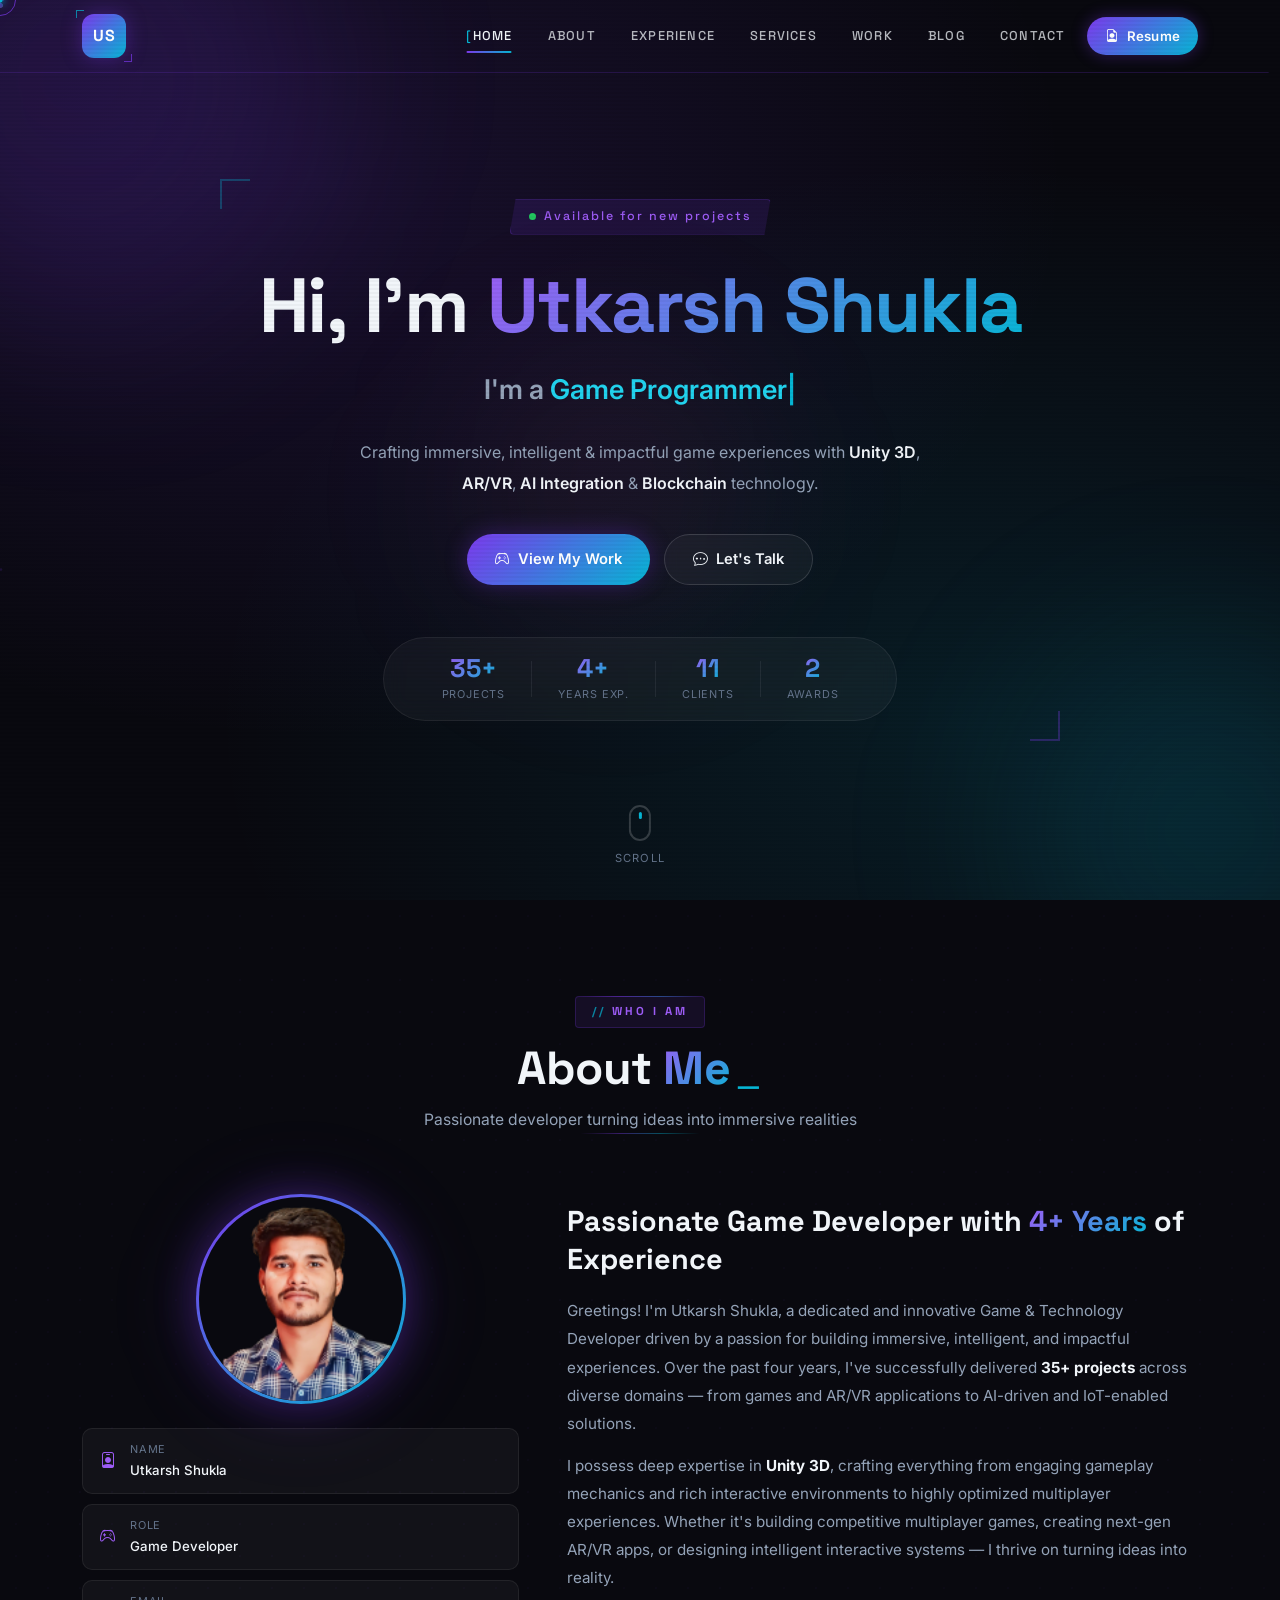
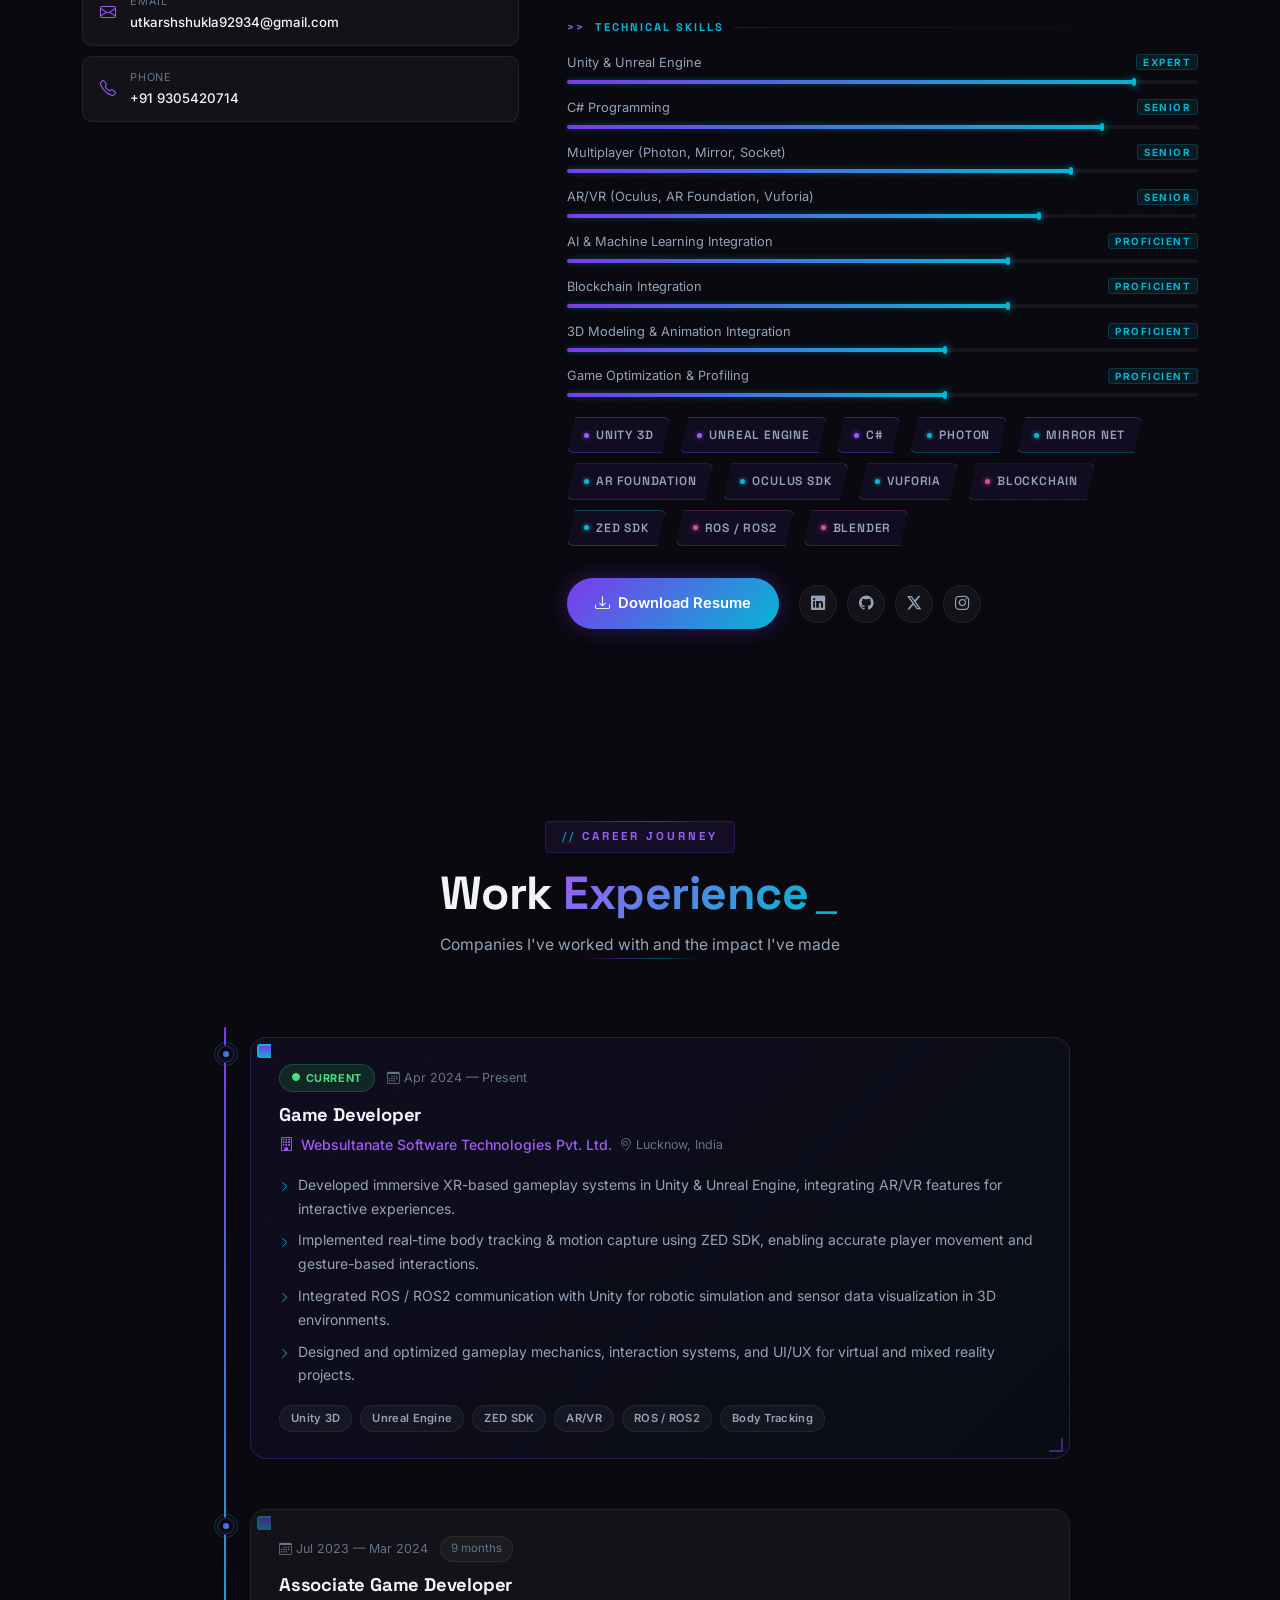
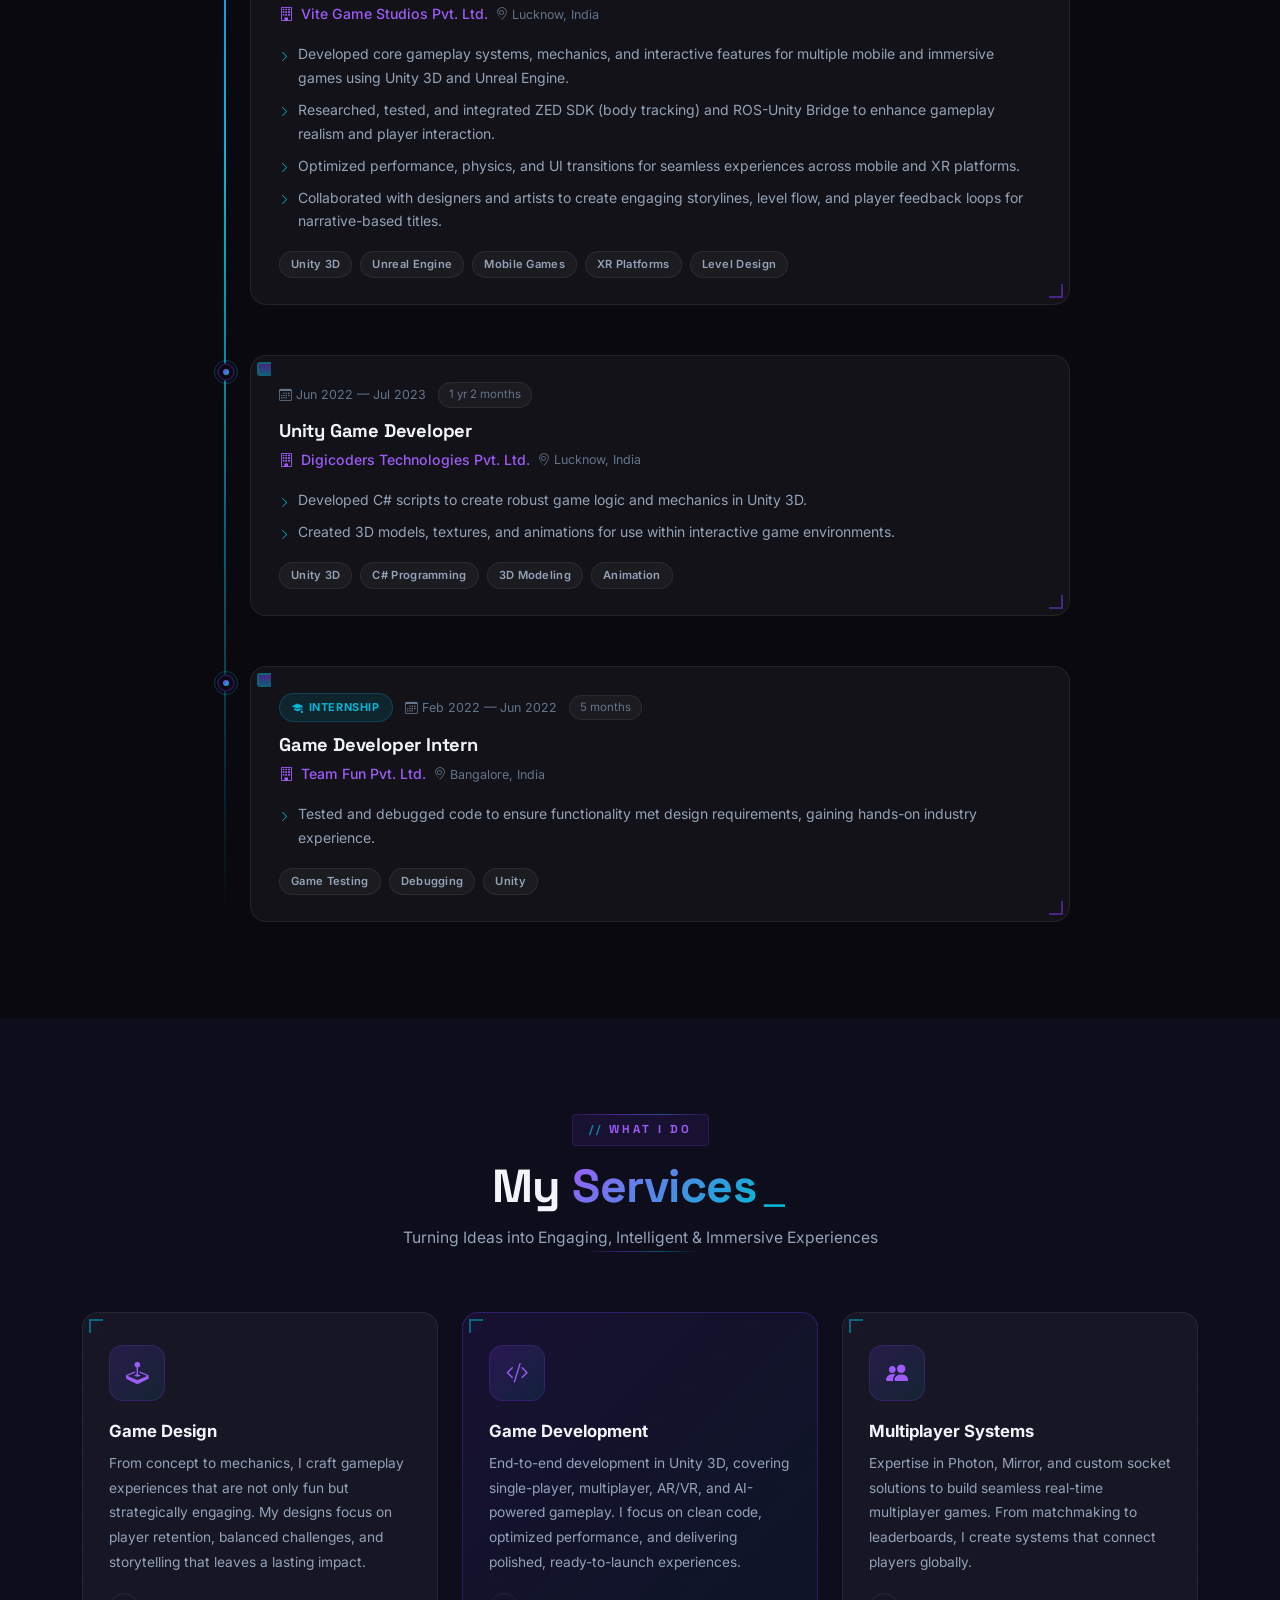
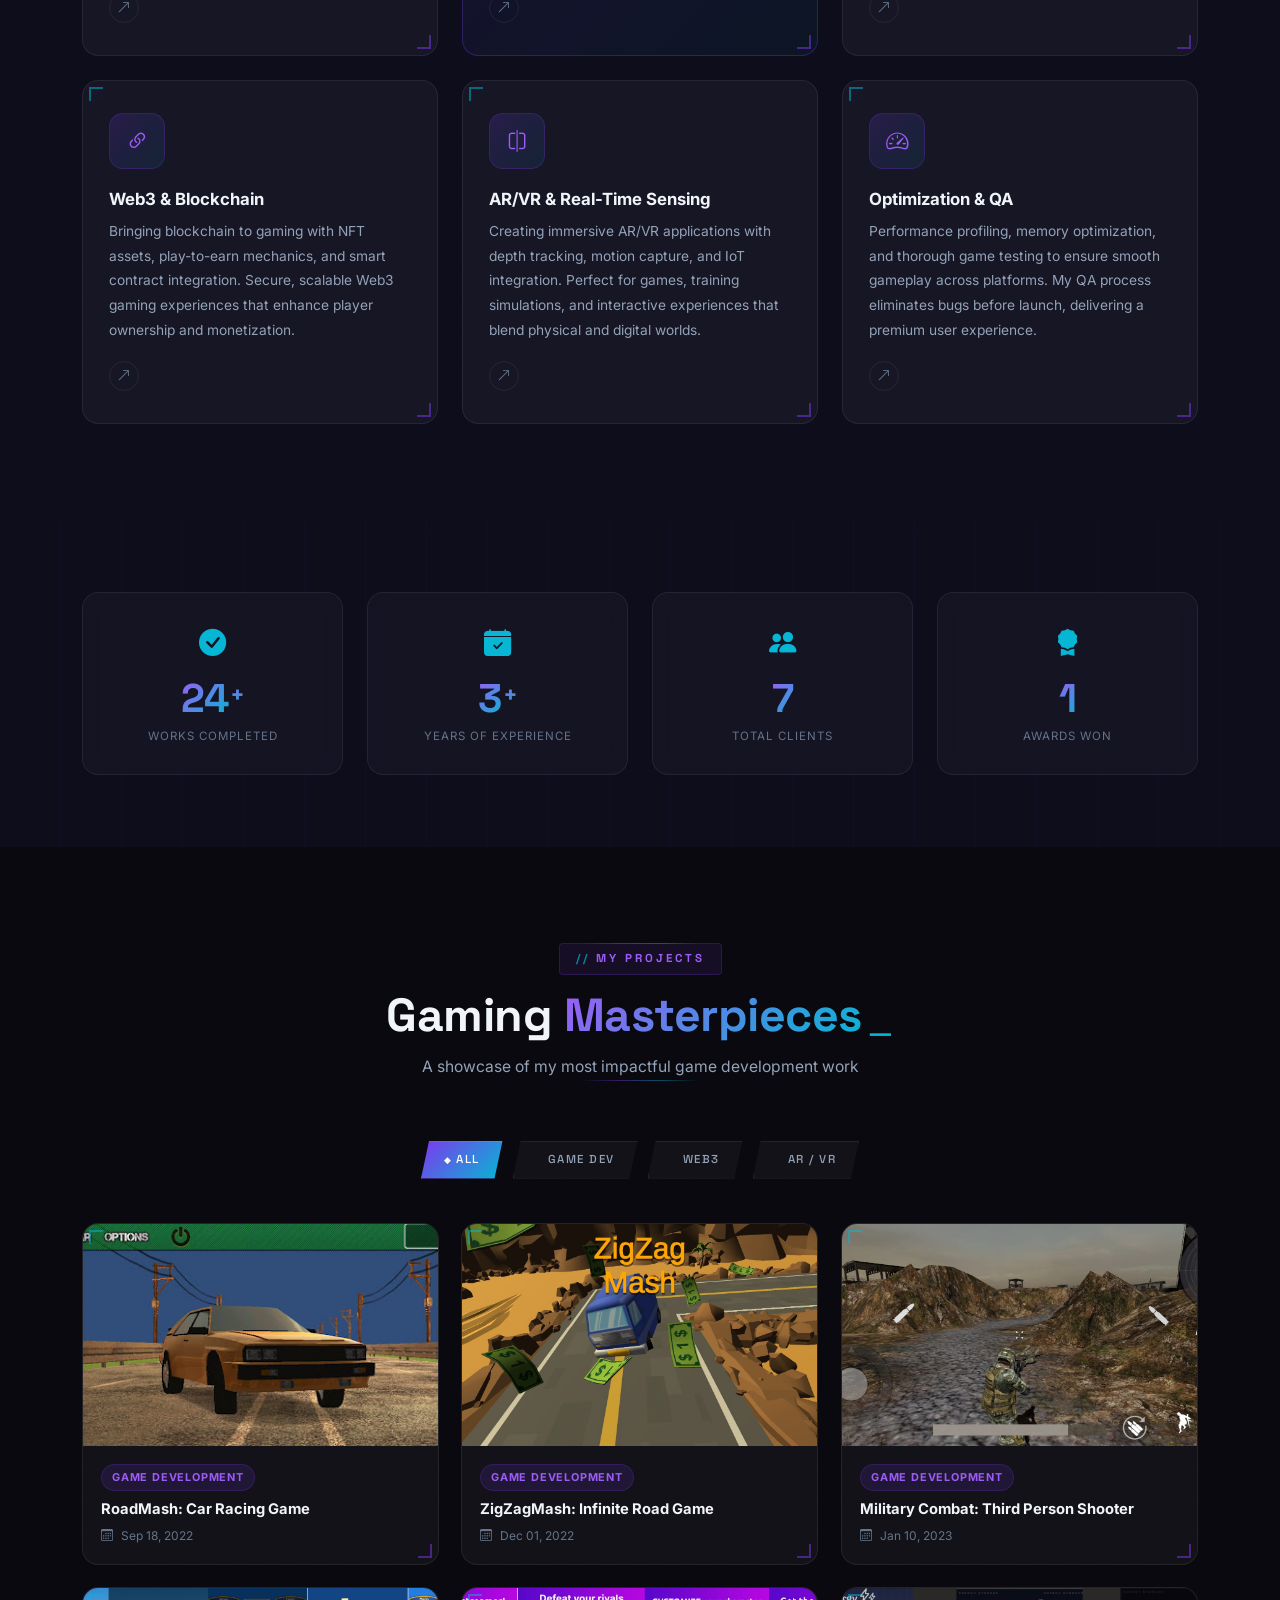
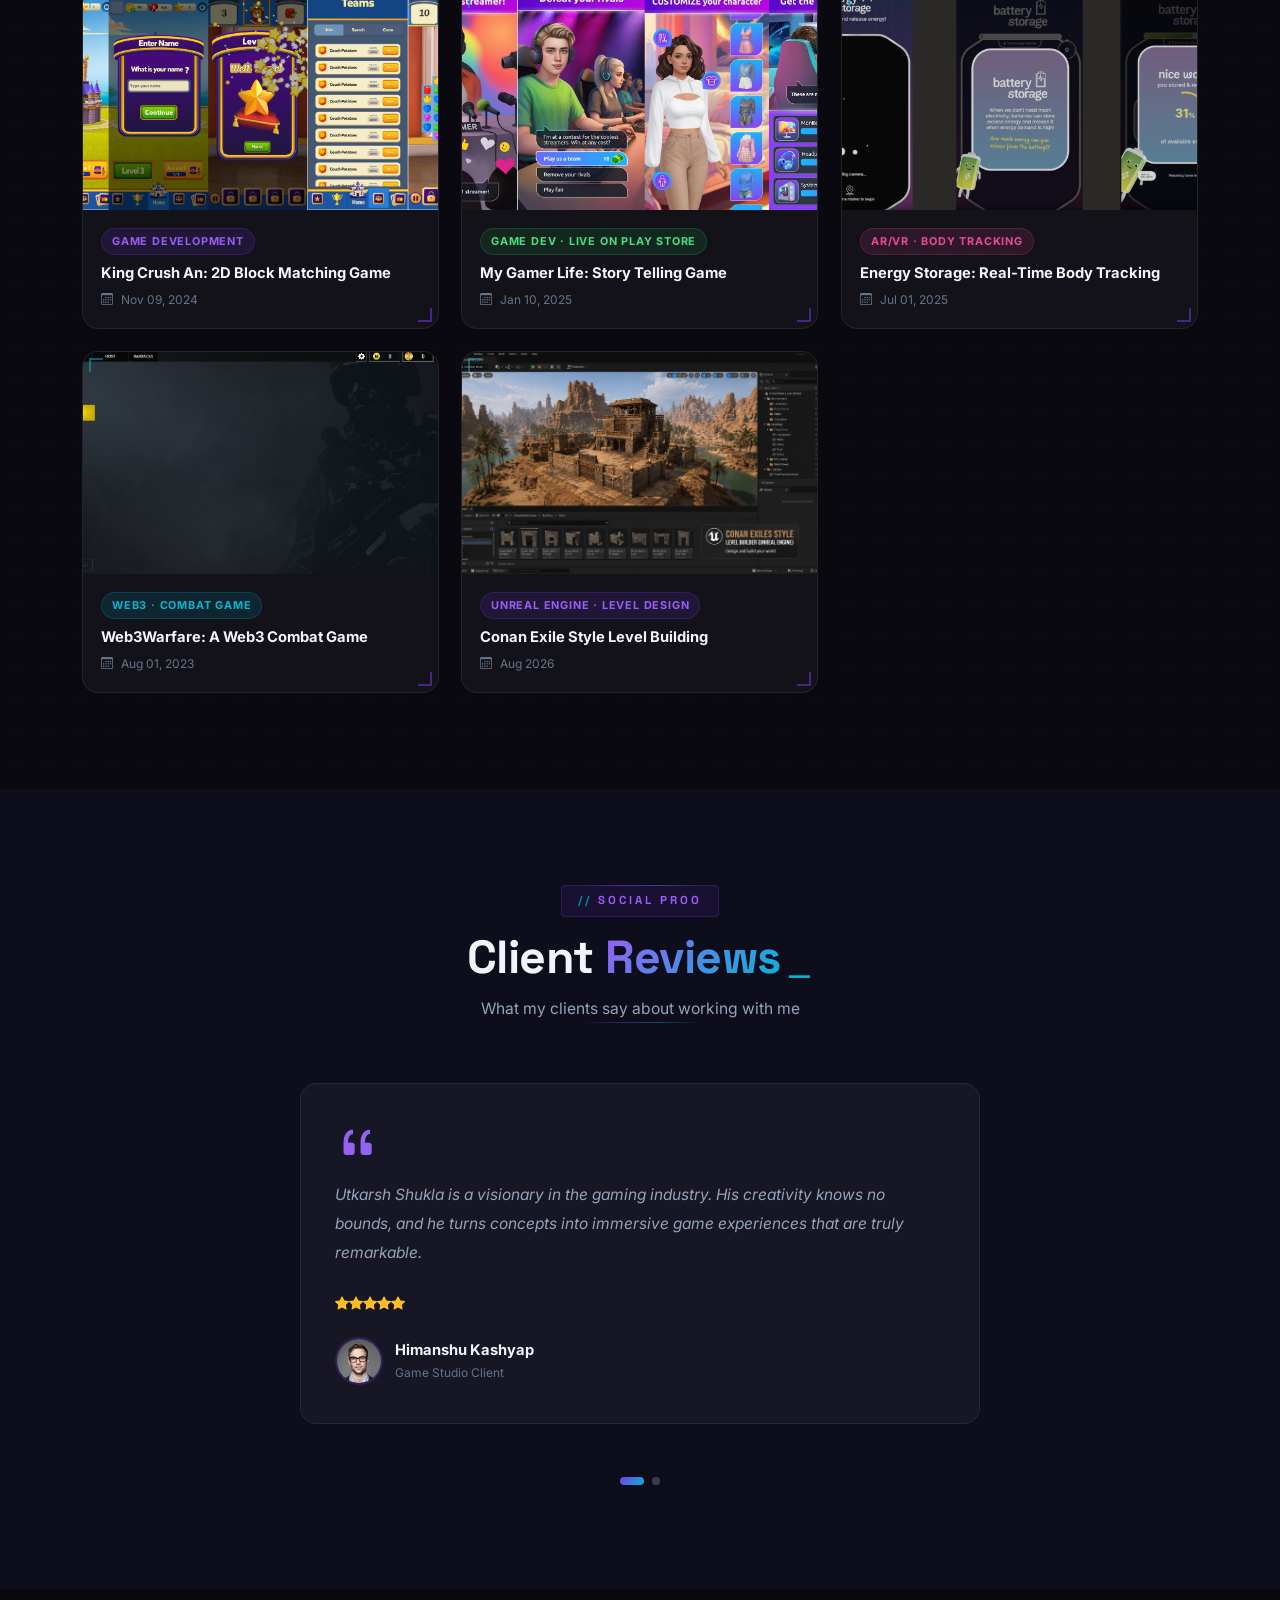
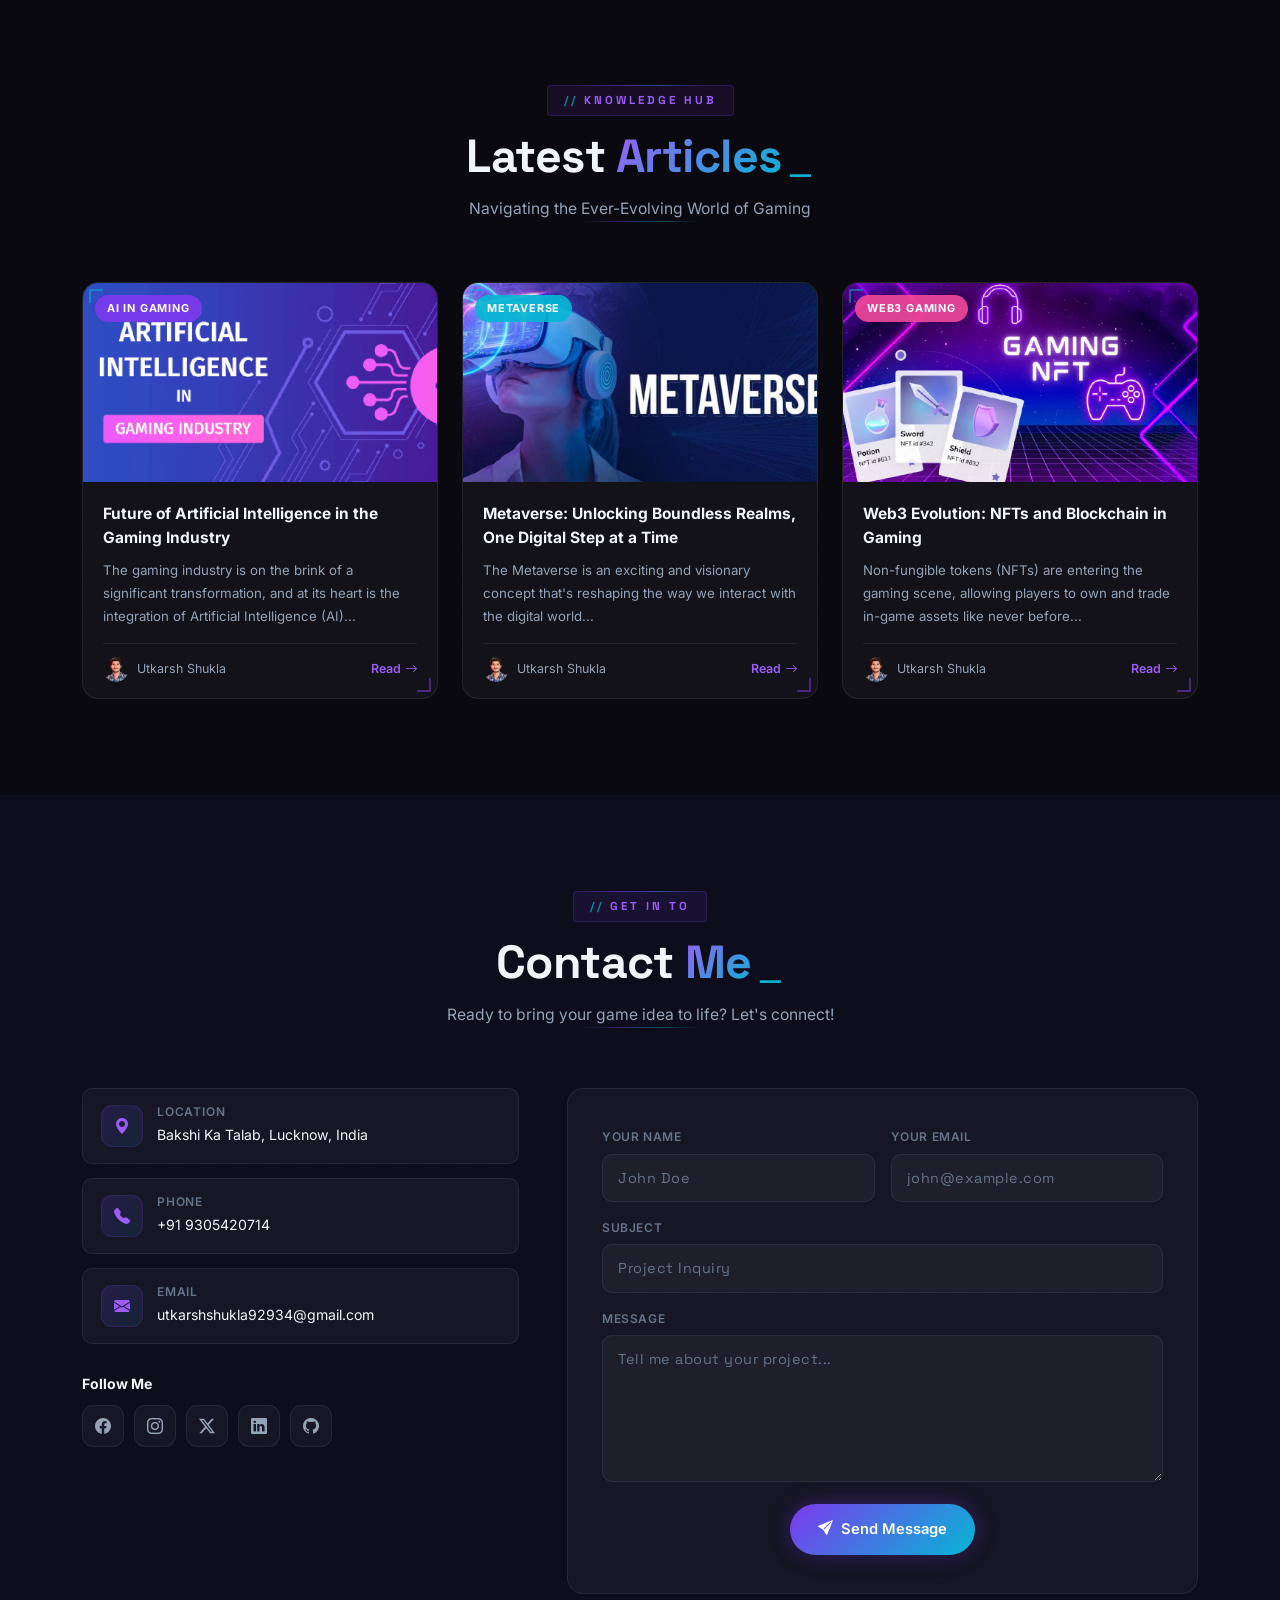
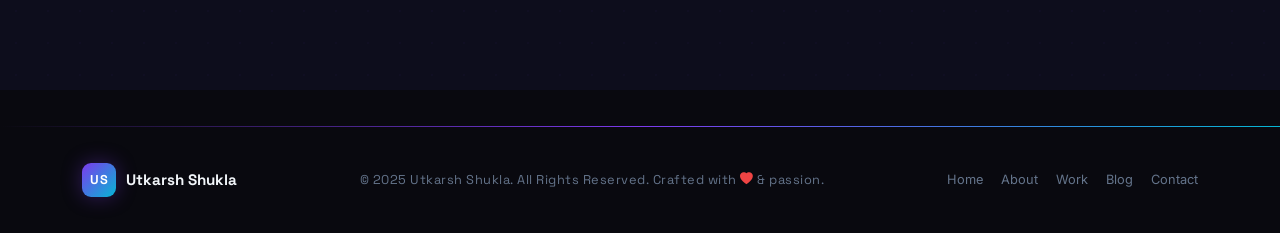
<file: index.html>
<!DOCTYPE html>
<html lang="en">
<head>
  <meta charset="utf-8">
  <meta content="width=device-width, initial-scale=1.0" name="viewport">

  <!-- ===== PRIMARY SEO TAGS ===== -->
  <title>Utkarsh Shukla — Game Developer | Unity 3D, AR/VR, AI & Blockchain</title>
  <meta name="description" content="Utkarsh Shukla is a Game Developer with 4+ years of experience in Unity 3D, AR/VR, Multiplayer, Blockchain and AI-driven game development. 35+ projects delivered across 11+ clients.">
  <meta name="keywords" content="Utkarsh Shukla, Game Developer, Unity 3D Developer, AR VR Developer, Multiplayer Game, Blockchain Game, Game Design, Utkarsh Shukla Portfolio, Utkarsh Shukla Game Developer">
  <meta name="author" content="Utkarsh Shukla">
  <meta name="robots" content="index, follow, max-snippet:-1, max-image-preview:large, max-video-preview:-1">
  <link rel="canonical" href="https://www.utkarsh.work.gd/">

  <!-- ===== GEO / LOCATION SEO ===== -->
  <meta name="geo.region" content="IN">
  <meta name="geo.placename" content="India">
  <meta name="language" content="English">

  <!-- ===== OPEN GRAPH (Facebook, LinkedIn, WhatsApp) ===== -->
  <meta property="og:type" content="website">
  <meta property="og:url" content="https://www.utkarsh.work.gd/">
  <meta property="og:title" content="Utkarsh Shukla — Game Developer | Unity 3D, AR/VR, AI & Blockchain">
  <meta property="og:description" content="Utkarsh Shukla — Game Developer with 4+ years building immersive Unity 3D, AR/VR, and Web3 game experiences. 35+ projects, 11+ clients.">
  <meta property="og:image" content="https://www.utkarsh.work.gd/assets/img/pic.png">
  <meta property="og:image:width" content="1200">
  <meta property="og:image:height" content="630">
  <meta property="og:site_name" content="Utkarsh Shukla Portfolio">
  <meta property="og:locale" content="en_US">

  <!-- ===== TWITTER CARD ===== -->
  <meta name="twitter:card" content="summary_large_image">
  <meta name="twitter:url" content="https://www.utkarsh.work.gd/">
  <meta name="twitter:title" content="Utkarsh Shukla — Game Developer | Unity 3D, AR/VR, AI & Blockchain">
  <meta name="twitter:description" content="Game Developer with 4+ years building immersive Unity 3D, AR/VR, and Web3 game experiences.">
  <meta name="twitter:image" content="https://www.utkarsh.work.gd/assets/img/pic.png">
  <meta name="twitter:creator" content="@UtkarshShukla">

  <link href="assets/img/favicon.png" rel="icon">
  <link href="assets/img/apple-touch-icon.png" rel="apple-touch-icon">

  <!-- Google Fonts -->
  <link rel="preconnect" href="https://fonts.googleapis.com">
  <link rel="preconnect" href="https://fonts.gstatic.com" crossorigin>
  <link href="https://fonts.googleapis.com/css2?family=Inter:wght@300;400;500;600;700;800;900&family=Space+Grotesk:wght@400;500;600;700;800&display=swap" rel="stylesheet">

  <!-- Bootstrap CSS (required for grid: row, col-*, container) -->
  <link href="assets/vendor/bootstrap/css/bootstrap.min.css" rel="stylesheet">
  <!-- Bootstrap Icons -->
  <link href="assets/vendor/bootstrap-icons/bootstrap-icons.css" rel="stylesheet">
  <!-- GLightbox -->
  <link href="assets/vendor/glightbox/css/glightbox.min.css" rel="stylesheet">
  <!-- Swiper -->
  <link href="assets/vendor/swiper/swiper-bundle.min.css" rel="stylesheet">
  <!-- AOS -->
  <link href="https://unpkg.com/aos@2.3.4/dist/aos.css" rel="stylesheet">
  <!-- Custom Theme CSS (loads last to override Bootstrap) -->
  <link href="assets/css/style.css" rel="stylesheet">
  <!-- Game Dev HUD Theme -->
  <link href="assets/css/game-hud.css" rel="stylesheet">
</head>

<body>

  <!-- ======= Preloader (Game Boot) ======= -->
  <div id="preloader">
    <!-- Game HUD JS will inject boot screen HTML here -->
    <div class="preloader-inner"><div class="preloader-ring"></div><span class="preloader-text">US</span></div>
  </div>

  <!-- ======= Custom HUD Cursor ======= -->
  <div id="hud-cursor-outer"></div>
  <div id="hud-cursor-inner"></div>

  <!-- ======= Back To Top ======= -->
  <a href="#" class="back-to-top d-flex align-items-center justify-content-center">
    <i class="bi bi-arrow-up-short"></i>
  </a>

  <!-- ======= Header ======= -->
  <header id="header" class="fixed-top">
    <div class="container d-flex align-items-center justify-content-between">

      <a href="index.html" class="logo-link">
        <div class="logo-monogram">US</div>
      </a>

      <nav id="navbar" class="navbar">
        <ul>
          <li><a class="nav-link scrollto active" href="#hero">Home</a></li>
          <li><a class="nav-link scrollto" href="#about">About</a></li>
          <li><a class="nav-link scrollto" href="#experience">Experience</a></li>
          <li><a class="nav-link scrollto" href="#services">Services</a></li>
          <li><a class="nav-link scrollto" href="#work">Work</a></li>
          <li><a class="nav-link scrollto" href="#blog">Blog</a></li>
          <li><a class="nav-link scrollto" href="#contact">Contact</a></li>
          <li>
            <a href="assets/img/UTKARSH_SHUKLA_Resume (1).pdf" class="nav-resume-btn" target="_blank" rel="noopener noreferrer">
              <i class="bi bi-file-earmark-person"></i>&nbsp;Resume
            </a>
          </li>
        </ul>
        <i class="bi bi-list mobile-nav-toggle"></i>
      </nav>

    </div>
  </header>

  <!-- ======= Hero ======= -->
  <section id="hero" class="hero-section">
    <canvas id="particles-canvas"></canvas>

    <div class="hero-orbs">
      <div class="orb orb-1"></div>
      <div class="orb orb-2"></div>
      <div class="orb orb-3"></div>
    </div>

    <div class="hero-content">
      <div class="container">
        <div class="hero-inner text-center">

          <div class="hero-badge" data-aos="fade-down" data-aos-duration="700">
            <span class="badge-pulse"></span>
            Available for new projects
          </div>

          <h1 class="hero-title" data-aos="fade-up" data-aos-duration="800" data-aos-delay="100">
            Hi, I'm <span class="gradient-text">Utkarsh Shukla</span>
          </h1>

          <div class="hero-typed-wrap" data-aos="fade-up" data-aos-duration="800" data-aos-delay="200">
            <span class="typed-prefix">I'm a&nbsp;</span><span class="typed" data-typed-items="Game Programmer,Game Developer,Game Tester,Level Designer"></span>
          </div>

          <p class="hero-desc" data-aos="fade-up" data-aos-duration="800" data-aos-delay="300">
            Crafting immersive, intelligent &amp; impactful game experiences with <strong>Unity 3D</strong>, <strong>AR/VR</strong>, <strong>AI Integration</strong> &amp; <strong>Blockchain</strong> technology.
          </p>

          <div class="hero-actions" data-aos="fade-up" data-aos-duration="800" data-aos-delay="400">
            <a href="#work" class="btn-primary-glow scrollto">
              <i class="bi bi-controller"></i> View My Work
            </a>
            <a href="#contact" class="btn-outline-glow scrollto">
              <i class="bi bi-chat-dots"></i> Let's Talk
            </a>
          </div>

          <div class="hero-stats" data-aos="fade-up" data-aos-duration="800" data-aos-delay="520">
            <div class="hero-stat-item">
              <span class="stat-num">35+</span>
              <span class="stat-lbl">Projects</span>
            </div>
            <div class="hero-stat-divider"></div>
            <div class="hero-stat-item">
              <span class="stat-num">4+</span>
              <span class="stat-lbl">Years Exp.</span>
            </div>
            <div class="hero-stat-divider"></div>
            <div class="hero-stat-item">
              <span class="stat-num">11</span>
              <span class="stat-lbl">Clients</span>
            </div>
            <div class="hero-stat-divider"></div>
            <div class="hero-stat-item">
              <span class="stat-num">2</span>
              <span class="stat-lbl">Awards</span>
            </div>
          </div>

        </div>
      </div>
    </div>

    <div class="hero-scroll-hint">
      <a href="#about" class="scrollto">
        <div class="scroll-mouse"><div class="scroll-dot"></div></div>
        <span>Scroll</span>
      </a>
    </div>
  </section>

  <main id="main">

    <!-- ======= About ======= -->
    <section id="about" class="section about-section">
      <div class="container">

        <div class="section-header" data-aos="fade-up">
          <span class="section-tag">Who I Am</span>
          <h2 class="section-title">About <span class="gradient-text">Me</span></h2>
          <p class="section-subtitle">Passionate developer turning ideas into immersive realities</p>
        </div>

        <div class="row g-5 align-items-start">

          <!-- Photo + Info -->
          <div class="col-lg-5" data-aos="fade-right" data-aos-duration="900">
            <div class="about-photo-wrapper">
              <div class="about-photo-glow"></div>
              <img src="assets/img/pic.png" alt="Utkarsh Shukla" class="about-photo" loading="lazy">
              <div class="about-info-badges">
                <div class="info-badge">
                  <i class="bi bi-person-badge"></i>
                  <div>
                    <span class="ib-label">Name</span>
                    <span class="ib-value">Utkarsh Shukla</span>
                  </div>
                </div>
                <div class="info-badge">
                  <i class="bi bi-controller"></i>
                  <div>
                    <span class="ib-label">Role</span>
                    <span class="ib-value">Game Developer</span>
                  </div>
                </div>
                <div class="info-badge">
                  <i class="bi bi-envelope"></i>
                  <div>
                    <span class="ib-label">Email</span>
                    <span class="ib-value">utkarshshukla92934@gmail.com</span>
                  </div>
                </div>
                <div class="info-badge">
                  <i class="bi bi-telephone"></i>
                  <div>
                    <span class="ib-label">Phone</span>
                    <span class="ib-value">+91 9305420714</span>
                  </div>
                </div>
              </div>
            </div>
          </div>

          <!-- Bio + Skills -->
          <div class="col-lg-7" data-aos="fade-left" data-aos-duration="900" data-aos-delay="100">
            <div class="about-content">

              <h3 class="about-heading">
                Passionate Game Developer with <span class="gradient-text">4+ Years</span> of Experience
              </h3>

              <p class="about-text">
                Greetings! I'm Utkarsh Shukla, a dedicated and innovative Game &amp; Technology Developer driven by a passion for building immersive, intelligent, and impactful experiences. Over the past four years, I've successfully delivered <strong>35+ projects</strong> across diverse domains — from games and AR/VR applications to AI-driven and IoT-enabled solutions.
              </p>
              <p class="about-text">
                I possess deep expertise in <strong>Unity 3D</strong>, crafting everything from engaging gameplay mechanics and rich interactive environments to highly optimized multiplayer experiences. Whether it's building competitive multiplayer games, creating next-gen AR/VR apps, or designing intelligent interactive systems — I thrive on turning ideas into reality.
              </p>

              <!-- Skills -->
              <div class="skills-wrap">
                <h4 class="skills-heading">Technical Skills</h4>

                <div class="skill-item">
                  <div class="skill-meta"><span class="skill-name">Unity &amp; Unreal Engine</span><span class="skill-pct">90%</span></div>
                  <div class="skill-bar"><div class="skill-fill" data-width="90" style="width:0%"></div></div>
                </div>
                <div class="skill-item">
                  <div class="skill-meta"><span class="skill-name">C# Programming</span><span class="skill-pct">85%</span></div>
                  <div class="skill-bar"><div class="skill-fill" data-width="85" style="width:0%"></div></div>
                </div>
                <div class="skill-item">
                  <div class="skill-meta"><span class="skill-name">Multiplayer (Photon, Mirror, Socket)</span><span class="skill-pct">80%</span></div>
                  <div class="skill-bar"><div class="skill-fill" data-width="80" style="width:0%"></div></div>
                </div>
                <div class="skill-item">
                  <div class="skill-meta"><span class="skill-name">AR/VR (Oculus, AR Foundation, Vuforia)</span><span class="skill-pct">75%</span></div>
                  <div class="skill-bar"><div class="skill-fill" data-width="75" style="width:0%"></div></div>
                </div>
                <div class="skill-item">
                  <div class="skill-meta"><span class="skill-name">AI &amp; Machine Learning Integration</span><span class="skill-pct">70%</span></div>
                  <div class="skill-bar"><div class="skill-fill" data-width="70" style="width:0%"></div></div>
                </div>
                <div class="skill-item">
                  <div class="skill-meta"><span class="skill-name">Blockchain Integration</span><span class="skill-pct">70%</span></div>
                  <div class="skill-bar"><div class="skill-fill" data-width="70" style="width:0%"></div></div>
                </div>
                <div class="skill-item">
                  <div class="skill-meta"><span class="skill-name">3D Modeling &amp; Animation Integration</span><span class="skill-pct">60%</span></div>
                  <div class="skill-bar"><div class="skill-fill" data-width="60" style="width:0%"></div></div>
                </div>
                <div class="skill-item">
                  <div class="skill-meta"><span class="skill-name">Game Optimization &amp; Profiling</span><span class="skill-pct">60%</span></div>
                  <div class="skill-bar"><div class="skill-fill" data-width="60" style="width:0%"></div></div>
                </div>
              </div>

              <div class="about-actions">
                <a href="assets/img/UTKARSH_SHUKLA_Resume (1).pdf" class="btn-primary-glow" target="_blank" rel="noopener noreferrer">
                  <i class="bi bi-download"></i> Download Resume
                </a>
                <div class="about-socials">
                  <a href="https://www.linkedin.com/in/utkarsh-shukla-b615191a0/" class="social-icon-btn" target="_blank" title="LinkedIn"><i class="bi bi-linkedin"></i></a>
                  <a href="https://github.com/ushukla3727" class="social-icon-btn" target="_blank" title="GitHub"><i class="bi bi-github"></i></a>
                  <a href="https://twitter.com/Utkarsh930542" class="social-icon-btn" target="_blank" title="Twitter"><i class="bi bi-twitter-x"></i></a>
                  <a href="https://www.instagram.com/utkarsh_shukla1712/" class="social-icon-btn" target="_blank" title="Instagram"><i class="bi bi-instagram"></i></a>
                </div>
              </div>

            </div>
          </div>

        </div>
      </div>
    </section>

    <!-- ======= Work Experience ======= -->
    <section id="experience" class="section experience-section alt-bg">
      <div class="container">

        <div class="section-header" data-aos="fade-up">
          <span class="section-tag">Career Journey</span>
          <h2 class="section-title">Work <span class="gradient-text">Experience</span></h2>
          <p class="section-subtitle">Companies I've worked with and the impact I've made</p>
        </div>

        <div class="exp-timeline">

          <!-- Job 1 — Current -->
          <div class="exp-item" data-aos="fade-up" data-aos-delay="0">
            <div class="exp-dot">
              <div class="exp-dot-inner"></div>
            </div>
            <div class="exp-card current">
              <div class="exp-card-header">
                <div class="exp-meta">
                  <span class="exp-badge current-badge"><i class="bi bi-circle-fill"></i> Current</span>
                  <span class="exp-date"><i class="bi bi-calendar3"></i> Apr 2024 — Present</span>
                </div>
                <div class="exp-title-row">
                  <h3 class="exp-role">Game Developer</h3>
                  <div class="exp-company">
                    <i class="bi bi-building"></i>
                    <span>Websultanate Software Technologies Pvt. Ltd.</span>
                    <span class="exp-location"><i class="bi bi-geo-alt"></i> Lucknow, India</span>
                  </div>
                </div>
              </div>
              <ul class="exp-points">
                <li><i class="bi bi-chevron-right"></i> Developed immersive XR-based gameplay systems in Unity &amp; Unreal Engine, integrating AR/VR features for interactive experiences.</li>
                <li><i class="bi bi-chevron-right"></i> Implemented real-time body tracking &amp; motion capture using ZED SDK, enabling accurate player movement and gesture-based interactions.</li>
                <li><i class="bi bi-chevron-right"></i> Integrated ROS / ROS2 communication with Unity for robotic simulation and sensor data visualization in 3D environments.</li>
                <li><i class="bi bi-chevron-right"></i> Designed and optimized gameplay mechanics, interaction systems, and UI/UX for virtual and mixed reality projects.</li>
              </ul>
              <div class="exp-tags">
                <span class="exp-tag">Unity 3D</span>
                <span class="exp-tag">Unreal Engine</span>
                <span class="exp-tag">ZED SDK</span>
                <span class="exp-tag">AR/VR</span>
                <span class="exp-tag">ROS / ROS2</span>
                <span class="exp-tag">Body Tracking</span>
              </div>
            </div>
          </div>

          <!-- Job 2 -->
          <div class="exp-item" data-aos="fade-up" data-aos-delay="100">
            <div class="exp-dot">
              <div class="exp-dot-inner"></div>
            </div>
            <div class="exp-card">
              <div class="exp-card-header">
                <div class="exp-meta">
                  <span class="exp-date"><i class="bi bi-calendar3"></i> Jul 2023 — Mar 2024</span>
                  <span class="exp-duration">9 months</span>
                </div>
                <div class="exp-title-row">
                  <h3 class="exp-role">Associate Game Developer</h3>
                  <div class="exp-company">
                    <i class="bi bi-building"></i>
                    <span>Vite Game Studios Pvt. Ltd.</span>
                    <span class="exp-location"><i class="bi bi-geo-alt"></i> Lucknow, India</span>
                  </div>
                </div>
              </div>
              <ul class="exp-points">
                <li><i class="bi bi-chevron-right"></i> Developed core gameplay systems, mechanics, and interactive features for multiple mobile and immersive games using Unity 3D and Unreal Engine.</li>
                <li><i class="bi bi-chevron-right"></i> Researched, tested, and integrated ZED SDK (body tracking) and ROS-Unity Bridge to enhance gameplay realism and player interaction.</li>
                <li><i class="bi bi-chevron-right"></i> Optimized performance, physics, and UI transitions for seamless experiences across mobile and XR platforms.</li>
                <li><i class="bi bi-chevron-right"></i> Collaborated with designers and artists to create engaging storylines, level flow, and player feedback loops for narrative-based titles.</li>
              </ul>
              <div class="exp-tags">
                <span class="exp-tag">Unity 3D</span>
                <span class="exp-tag">Unreal Engine</span>
                <span class="exp-tag">Mobile Games</span>
                <span class="exp-tag">XR Platforms</span>
                <span class="exp-tag">Level Design</span>
              </div>
            </div>
          </div>

          <!-- Job 3 -->
          <div class="exp-item" data-aos="fade-up" data-aos-delay="200">
            <div class="exp-dot">
              <div class="exp-dot-inner"></div>
            </div>
            <div class="exp-card">
              <div class="exp-card-header">
                <div class="exp-meta">
                  <span class="exp-date"><i class="bi bi-calendar3"></i> Jun 2022 — Jul 2023</span>
                  <span class="exp-duration">1 yr 2 months</span>
                </div>
                <div class="exp-title-row">
                  <h3 class="exp-role">Unity Game Developer</h3>
                  <div class="exp-company">
                    <i class="bi bi-building"></i>
                    <span>Digicoders Technologies Pvt. Ltd.</span>
                    <span class="exp-location"><i class="bi bi-geo-alt"></i> Lucknow, India</span>
                  </div>
                </div>
              </div>
              <ul class="exp-points">
                <li><i class="bi bi-chevron-right"></i> Developed C# scripts to create robust game logic and mechanics in Unity 3D.</li>
                <li><i class="bi bi-chevron-right"></i> Created 3D models, textures, and animations for use within interactive game environments.</li>
              </ul>
              <div class="exp-tags">
                <span class="exp-tag">Unity 3D</span>
                <span class="exp-tag">C# Programming</span>
                <span class="exp-tag">3D Modeling</span>
                <span class="exp-tag">Animation</span>
              </div>
            </div>
          </div>

          <!-- Job 4 — Internship -->
          <div class="exp-item" data-aos="fade-up" data-aos-delay="300">
            <div class="exp-dot">
              <div class="exp-dot-inner"></div>
            </div>
            <div class="exp-card">
              <div class="exp-card-header">
                <div class="exp-meta">
                  <span class="exp-badge intern-badge"><i class="bi bi-mortarboard-fill"></i> Internship</span>
                  <span class="exp-date"><i class="bi bi-calendar3"></i> Feb 2022 — Jun 2022</span>
                  <span class="exp-duration">5 months</span>
                </div>
                <div class="exp-title-row">
                  <h3 class="exp-role">Game Developer Intern</h3>
                  <div class="exp-company">
                    <i class="bi bi-building"></i>
                    <span>Team Fun Pvt. Ltd.</span>
                    <span class="exp-location"><i class="bi bi-geo-alt"></i> Bangalore, India</span>
                  </div>
                </div>
              </div>
              <ul class="exp-points">
                <li><i class="bi bi-chevron-right"></i> Tested and debugged code to ensure functionality met design requirements, gaining hands-on industry experience.</li>
              </ul>
              <div class="exp-tags">
                <span class="exp-tag">Game Testing</span>
                <span class="exp-tag">Debugging</span>
                <span class="exp-tag">Unity</span>
              </div>
            </div>
          </div>

        </div><!-- end exp-timeline -->
      </div>
    </section>

    <!-- ======= Services ======= -->
    <section id="services" class="section services-section alt-bg">
      <div class="container">

        <div class="section-header" data-aos="fade-up">
          <span class="section-tag">What I Do</span>
          <h2 class="section-title">My <span class="gradient-text">Services</span></h2>
          <p class="section-subtitle">Turning Ideas into Engaging, Intelligent &amp; Immersive Experiences</p>
        </div>

        <div class="row g-4">

          <div class="col-md-6 col-lg-4" data-aos="fade-up" data-aos-delay="0">
            <div class="service-card">
              <div class="svc-icon-wrap"><i class="bi bi-joystick"></i></div>
              <h3 class="svc-title">Game Design</h3>
              <p class="svc-desc">From concept to mechanics, I craft gameplay experiences that are not only fun but strategically engaging. My designs focus on player retention, balanced challenges, and storytelling that leaves a lasting impact.</p>
              <div class="svc-arrow"><i class="bi bi-arrow-up-right"></i></div>
            </div>
          </div>

          <div class="col-md-6 col-lg-4" data-aos="fade-up" data-aos-delay="100">
            <div class="service-card featured">
              <div class="svc-icon-wrap"><i class="bi bi-code-slash"></i></div>
              <h3 class="svc-title">Game Development</h3>
              <p class="svc-desc">End-to-end development in Unity 3D, covering single-player, multiplayer, AR/VR, and AI-powered gameplay. I focus on clean code, optimized performance, and delivering polished, ready-to-launch experiences.</p>
              <div class="svc-arrow"><i class="bi bi-arrow-up-right"></i></div>
            </div>
          </div>

          <div class="col-md-6 col-lg-4" data-aos="fade-up" data-aos-delay="200">
            <div class="service-card">
              <div class="svc-icon-wrap"><i class="bi bi-people-fill"></i></div>
              <h3 class="svc-title">Multiplayer Systems</h3>
              <p class="svc-desc">Expertise in Photon, Mirror, and custom socket solutions to build seamless real-time multiplayer games. From matchmaking to leaderboards, I create systems that connect players globally.</p>
              <div class="svc-arrow"><i class="bi bi-arrow-up-right"></i></div>
            </div>
          </div>

          <div class="col-md-6 col-lg-4" data-aos="fade-up" data-aos-delay="0">
            <div class="service-card">
              <div class="svc-icon-wrap"><i class="bi bi-link-45deg"></i></div>
              <h3 class="svc-title">Web3 &amp; Blockchain</h3>
              <p class="svc-desc">Bringing blockchain to gaming with NFT assets, play-to-earn mechanics, and smart contract integration. Secure, scalable Web3 gaming experiences that enhance player ownership and monetization.</p>
              <div class="svc-arrow"><i class="bi bi-arrow-up-right"></i></div>
            </div>
          </div>

          <div class="col-md-6 col-lg-4" data-aos="fade-up" data-aos-delay="100">
            <div class="service-card">
              <div class="svc-icon-wrap"><i class="bi bi-vr"></i></div>
              <h3 class="svc-title">AR/VR &amp; Real-Time Sensing</h3>
              <p class="svc-desc">Creating immersive AR/VR applications with depth tracking, motion capture, and IoT integration. Perfect for games, training simulations, and interactive experiences that blend physical and digital worlds.</p>
              <div class="svc-arrow"><i class="bi bi-arrow-up-right"></i></div>
            </div>
          </div>

          <div class="col-md-6 col-lg-4" data-aos="fade-up" data-aos-delay="200">
            <div class="service-card">
              <div class="svc-icon-wrap"><i class="bi bi-speedometer2"></i></div>
              <h3 class="svc-title">Optimization &amp; QA</h3>
              <p class="svc-desc">Performance profiling, memory optimization, and thorough game testing to ensure smooth gameplay across platforms. My QA process eliminates bugs before launch, delivering a premium user experience.</p>
              <div class="svc-arrow"><i class="bi bi-arrow-up-right"></i></div>
            </div>
          </div>

        </div>
      </div>
    </section>

    <!-- ======= Counters ======= -->
    <div class="counter-section">
      <div class="container position-relative">
        <div class="row g-4 text-center">

          <div class="col-6 col-md-3" data-aos="zoom-in" data-aos-delay="0">
            <div class="counter-box">
              <div class="counter-icon-wrap"><i class="bi bi-check-circle-fill"></i></div>
              <div class="counter-num-wrap">
                <p class="counter purecounter" data-purecounter-start="0" data-purecounter-end="35" data-purecounter-duration="1">0</p>
                <span class="counter-suffix">+</span>
              </div>
              <span class="counter-label">Works Completed</span>
            </div>
          </div>

          <div class="col-6 col-md-3" data-aos="zoom-in" data-aos-delay="150">
            <div class="counter-box">
              <div class="counter-icon-wrap"><i class="bi bi-calendar-check-fill"></i></div>
              <div class="counter-num-wrap">
                <p class="counter purecounter" data-purecounter-start="0" data-purecounter-end="4" data-purecounter-duration="1">0</p>
                <span class="counter-suffix">+</span>
              </div>
              <span class="counter-label">Years of Experience</span>
            </div>
          </div>

          <div class="col-6 col-md-3" data-aos="zoom-in" data-aos-delay="300">
            <div class="counter-box">
              <div class="counter-icon-wrap"><i class="bi bi-people-fill"></i></div>
              <div class="counter-num-wrap">
                <p class="counter purecounter" data-purecounter-start="0" data-purecounter-end="11" data-purecounter-duration="1">0</p>
              </div>
              <span class="counter-label">Total Clients</span>
            </div>
          </div>

          <div class="col-6 col-md-3" data-aos="zoom-in" data-aos-delay="450">
            <div class="counter-box">
              <div class="counter-icon-wrap"><i class="bi bi-award-fill"></i></div>
              <div class="counter-num-wrap">
                <p class="counter purecounter" data-purecounter-start="0" data-purecounter-end="2" data-purecounter-duration="1">0</p>
              </div>
              <span class="counter-label">Awards Won</span>
            </div>
          </div>

        </div>
      </div>
    </div>

    <!-- ======= Portfolio ======= -->
    <section id="work" class="section portfolio-section">
      <div class="container">

        <div class="section-header" data-aos="fade-up">
          <span class="section-tag">My Projects</span>
          <h2 class="section-title">Gaming <span class="gradient-text">Masterpieces</span></h2>
          <p class="section-subtitle">A showcase of my most impactful game development work</p>
        </div>

        <div class="portfolio-filters" data-aos="fade-up" data-aos-delay="100">
          <button class="filter-btn active" data-filter="all">All</button>
          <button class="filter-btn" data-filter="game">Game Dev</button>
          <button class="filter-btn" data-filter="web3">Web3</button>
          <button class="filter-btn" data-filter="arvr">AR / VR</button>
        </div>

        <div class="portfolio-grid">

          <div class="portfolio-item" data-category="game" data-aos="fade-up" data-aos-delay="0">
            <div class="portfolio-card">
              <div class="portfolio-img-wrap">
                <img src="assets/img/work-1.jpeg" alt="RoadMash Car Racing Game" class="portfolio-img" loading="lazy">
                <div class="portfolio-overlay">
                  <div class="overlay-btns">
                    <a href="assets/img/work-1.jpeg" class="ovr-btn portfolio-lightbox" data-gallery="portfolioGallery" title="RoadMash"><i class="bi bi-zoom-in"></i></a>
                    <a href="https://github.com/ushukla3727/RoadMash.git" class="ovr-btn" target="_blank" rel="noopener noreferrer"><i class="bi bi-github"></i></a>
                  </div>
                </div>
              </div>
              <div class="portfolio-info">
                <span class="ptag game-tag">Game Development</span>
                <h3 class="ptitle">RoadMash: Car Racing Game</h3>
                <p class="pdate"><i class="bi bi-calendar3"></i>&nbsp;Sep 18, 2022</p>
              </div>
            </div>
          </div>

          <div class="portfolio-item" data-category="game" data-aos="fade-up" data-aos-delay="100">
            <div class="portfolio-card">
              <div class="portfolio-img-wrap">
                <img src="assets/img/work-2.jpeg" alt="ZigZagMash Infinite Road Game" class="portfolio-img" loading="lazy">
                <div class="portfolio-overlay">
                  <div class="overlay-btns">
                    <a href="assets/img/work-2.jpeg" class="ovr-btn portfolio-lightbox" data-gallery="portfolioGallery" title="ZigZagMash"><i class="bi bi-zoom-in"></i></a>
                    <a href="https://github.com/ushukla3727/ZigZagMash.git" class="ovr-btn" target="_blank" rel="noopener noreferrer"><i class="bi bi-github"></i></a>
                  </div>
                </div>
              </div>
              <div class="portfolio-info">
                <span class="ptag game-tag">Game Development</span>
                <h3 class="ptitle">ZigZagMash: Infinite Road Game</h3>
                <p class="pdate"><i class="bi bi-calendar3"></i>&nbsp;Dec 01, 2022</p>
              </div>
            </div>
          </div>

          <div class="portfolio-item" data-category="game" data-aos="fade-up" data-aos-delay="200">
            <div class="portfolio-card">
              <div class="portfolio-img-wrap">
                <img src="assets/img/work-3.jpeg" alt="Military Combat Third Person Shooter" class="portfolio-img" loading="lazy">
                <div class="portfolio-overlay">
                  <div class="overlay-btns">
                    <a href="assets/img/work-3.jpeg" class="ovr-btn portfolio-lightbox" data-gallery="portfolioGallery" title="Military Combat"><i class="bi bi-zoom-in"></i></a>
                    <a href="https://github.com/ushukla3727/Millatry_Combat.git" class="ovr-btn" target="_blank" rel="noopener noreferrer"><i class="bi bi-github"></i></a>
                  </div>
                </div>
              </div>
              <div class="portfolio-info">
                <span class="ptag game-tag">Game Development</span>
                <h3 class="ptitle">Military Combat: Third Person Shooter</h3>
                <p class="pdate"><i class="bi bi-calendar3"></i>&nbsp;Jan 10, 2023</p>
              </div>
            </div>
          </div>

          <div class="portfolio-item" data-category="game" data-aos="fade-up" data-aos-delay="0">
            <div class="portfolio-card">
              <div class="portfolio-img-wrap">
                <img src="assets/img/work-4.jpeg" alt="King Crush An 2D Block Matching Game" class="portfolio-img" loading="lazy">
                <div class="portfolio-overlay">
                  <div class="overlay-btns">
                    <a href="assets/img/work-4.jpeg" class="ovr-btn portfolio-lightbox" data-gallery="portfolioGallery" title="King Crush An"><i class="bi bi-zoom-in"></i></a>
                    <a href="https://www.loom.com/share/20e36d8d1e864b91966bebfd6b195dd4?sid=8abd1b7f-4d54-4bbb-9c30-4bc2e53cd425" class="ovr-btn" target="_blank" rel="noopener noreferrer"><i class="bi bi-play-circle-fill"></i></a>
                  </div>
                </div>
              </div>
              <div class="portfolio-info">
                <span class="ptag game-tag">Game Development</span>
                <h3 class="ptitle">King Crush An: 2D Block Matching Game</h3>
                <p class="pdate"><i class="bi bi-calendar3"></i>&nbsp;Nov 09, 2024</p>
              </div>
            </div>
          </div>

          <div class="portfolio-item" data-category="game" data-aos="fade-up" data-aos-delay="100">
            <div class="portfolio-card">
              <div class="portfolio-img-wrap">
                <img src="assets/img/work-5.jpeg" alt="My Gamer Life Story Telling Game" class="portfolio-img" loading="lazy">
                <div class="portfolio-overlay">
                  <div class="overlay-btns">
                    <a href="assets/img/work-5.jpeg" class="ovr-btn portfolio-lightbox" data-gallery="portfolioGallery" title="My Gamer Life"><i class="bi bi-zoom-in"></i></a>
                    <a href="https://play.google.com/store/apps/details?id=com.game.MyGamerLife&hl=en_IN" class="ovr-btn" target="_blank" rel="noopener noreferrer"><i class="bi bi-google-play"></i></a>
                  </div>
                </div>
              </div>
              <div class="portfolio-info">
                <span class="ptag live-tag">Game Dev · Live on Play Store</span>
                <h3 class="ptitle">My Gamer Life: Story Telling Game</h3>
                <p class="pdate"><i class="bi bi-calendar3"></i>&nbsp;Jan 10, 2025</p>
              </div>
            </div>
          </div>

          <div class="portfolio-item" data-category="arvr" data-aos="fade-up" data-aos-delay="200">
            <div class="portfolio-card">
              <div class="portfolio-img-wrap">
                <img src="assets/img/work-6.png" alt="Energy Storage Real-Time Body Tracking" class="portfolio-img" loading="lazy">
                <div class="portfolio-overlay">
                  <div class="overlay-btns">
                    <a href="assets/img/work-6.png" class="ovr-btn portfolio-lightbox" data-gallery="portfolioGallery" title="Energy Storage Game"><i class="bi bi-zoom-in"></i></a>
                    <a href="https://www.loom.com/share/7945c4f3b0d5412ba147316907b200ee?sid=5f44e53a-52f0-434b-8594-26bdbf969b9b" class="ovr-btn" target="_blank" rel="noopener noreferrer"><i class="bi bi-play-circle-fill"></i></a>
                  </div>
                </div>
              </div>
              <div class="portfolio-info">
                <span class="ptag arvr-tag">AR/VR · Body Tracking</span>
                <h3 class="ptitle">Energy Storage: Real-Time Body Tracking</h3>
                <p class="pdate"><i class="bi bi-calendar3"></i>&nbsp;Jul 01, 2025</p>
              </div>
            </div>
          </div>

          <div class="portfolio-item" data-category="web3" data-aos="fade-up" data-aos-delay="0">
            <div class="portfolio-card">
              <div class="portfolio-img-wrap">
                <img src="assets/img/work-9.png" alt="Web3Warfare Web3 Combat Game" class="portfolio-img" loading="lazy">
                <div class="portfolio-overlay">
                  <div class="overlay-btns">
                    <a href="assets/img/work-9.png" class="ovr-btn portfolio-lightbox" data-gallery="portfolioGallery" title="Web3Warfare"><i class="bi bi-zoom-in"></i></a>
                    <a href="https://adressableasset.s3.eu-north-1.amazonaws.com/Web3Warfare/Game/index.html" class="ovr-btn" target="_blank" rel="noopener noreferrer"><i class="bi bi-box-arrow-up-right"></i></a>
                  </div>
                </div>
              </div>
              <div class="portfolio-info">
                <span class="ptag web3-tag">Web3 · Combat Game</span>
                <h3 class="ptitle">Web3Warfare: A Web3 Combat Game</h3>
                <p class="pdate"><i class="bi bi-calendar3"></i>&nbsp;Aug 01, 2023</p>
              </div>
            </div>
          </div>
          <div class="portfolio-item" data-category="game" data-aos="fade-up" data-aos-delay="100">
            <div class="portfolio-card">
              <div class="portfolio-img-wrap">
                <img src="assets/img/Conan-Exile-Style-level-Building.png" alt="Conan Exile Style Level Building Unreal Engine" class="portfolio-img" loading="lazy">
                <div class="portfolio-overlay">
                  <div class="overlay-btns">
                    <a href="assets/img/Conan-Exile-Style-level-Building.png" class="ovr-btn portfolio-lightbox" data-gallery="portfolioGallery" title="Conan Exile Style Level Building"><i class="bi bi-zoom-in"></i></a>
                    <a href="https://drive.google.com/file/d/1Mh1EF2NNNO650V386HRxjX_WYdNZ6WyX/view?usp=sharing" class="ovr-btn" target="_blank" rel="noopener noreferrer" title="Watch Demo"><i class="bi bi-play-circle-fill"></i></a>
                  </div>
                </div>
              </div>
              <div class="portfolio-info">
                <span class="ptag game-tag">Unreal Engine &middot; Level Design</span>
                <h3 class="ptitle">Conan Exile Style Level Building</h3>
                <p class="pdate"><i class="bi bi-calendar3"></i>&nbsp;Aug 2026</p>
              </div>
            </div>
          </div>


        </div>
      </div>
    </section>

    <!-- ======= Testimonials ======= -->
    <div class="testimonials-section alt-bg">
      <div class="container">

        <div class="section-header" data-aos="fade-up">
          <span class="section-tag">Social Proof</span>
          <h2 class="section-title">Client <span class="gradient-text">Reviews</span></h2>
          <p class="section-subtitle">What my clients say about working with me</p>
        </div>

        <div class="testimonials-slider swiper" data-aos="fade-up" data-aos-delay="100">
          <div class="swiper-wrapper">

            <div class="swiper-slide">
              <div class="testimonial-card">
                <div class="testi-quote"><i class="bi bi-quote"></i></div>
                <p class="testi-text">Utkarsh Shukla is a visionary in the gaming industry. His creativity knows no bounds, and he turns concepts into immersive game experiences that are truly remarkable.</p>
                <div class="testi-stars">
                  <i class="bi bi-star-fill"></i><i class="bi bi-star-fill"></i><i class="bi bi-star-fill"></i><i class="bi bi-star-fill"></i><i class="bi bi-star-fill"></i>
                </div>
                <div class="testi-author">
                  <img src="assets/img/testimonial-2.jpg" alt="Himanshu Kashyap" class="testi-avatar" loading="lazy">
                  <div>
                    <span class="author-name">Himanshu Kashyap</span>
                    <span class="author-role">Game Studio Client</span>
                  </div>
                </div>
              </div>
            </div>

            <div class="swiper-slide">
              <div class="testimonial-card">
                <div class="testi-quote"><i class="bi bi-quote"></i></div>
                <p class="testi-text">Working with Utkarsh was an absolute pleasure. His expertise in game development is matched only by his commitment to excellence. He's a game-changer in every sense.</p>
                <div class="testi-stars">
                  <i class="bi bi-star-fill"></i><i class="bi bi-star-fill"></i><i class="bi bi-star-fill"></i><i class="bi bi-star-fill"></i><i class="bi bi-star-fill"></i>
                </div>
                <div class="testi-author">
                  <img src="assets/img/testimonial-4.jpg" alt="Marta Socrate" class="testi-avatar" loading="lazy">
                  <div>
                    <span class="author-name">Marta Socrate</span>
                    <span class="author-role">International Client</span>
                  </div>
                </div>
              </div>
            </div>

          </div>
          <div class="swiper-pagination"></div>
        </div>

      </div>
    </div>

    <!-- ======= Blog ======= -->
    <section id="blog" class="section blog-section">
      <div class="container">

        <div class="section-header" data-aos="fade-up">
          <span class="section-tag">Knowledge Hub</span>
          <h2 class="section-title">Latest <span class="gradient-text">Articles</span></h2>
          <p class="section-subtitle">Navigating the Ever-Evolving World of Gaming</p>
        </div>

        <div class="row g-4">

          <div class="col-md-4" data-aos="fade-up" data-aos-delay="0">
            <div class="blog-card">
              <div class="blog-img-wrap">
                <img src="assets/img/AI.png" alt="AI in Gaming" class="blog-img" loading="lazy">
                <span class="blog-cat-badge ai-badge">AI in Gaming</span>
              </div>
              <div class="blog-body">
                <h3 class="blog-title"><a href="AIBlog.html">Future of Artificial Intelligence in the Gaming Industry</a></h3>
                <p class="blog-excerpt">The gaming industry is on the brink of a significant transformation, and at its heart is the integration of Artificial Intelligence (AI)...</p>
                <div class="blog-footer">
                  <div class="blog-author">
                    <img src="assets/img/pic.png" alt="Utkarsh Shukla" class="blog-avatar" loading="lazy">
                    <span>Utkarsh Shukla</span>
                  </div>
                  <a href="AIBlog.html" class="blog-read-more">Read <i class="bi bi-arrow-right"></i></a>
                </div>
              </div>
            </div>
          </div>

          <div class="col-md-4" data-aos="fade-up" data-aos-delay="150">
            <div class="blog-card">
              <div class="blog-img-wrap">
                <img src="assets/img/Metaverse.jpg" alt="Metaverse" class="blog-img" loading="lazy">
                <span class="blog-cat-badge meta-badge">Metaverse</span>
              </div>
              <div class="blog-body">
                <h3 class="blog-title"><a href="metverse.html">Metaverse: Unlocking Boundless Realms, One Digital Step at a Time</a></h3>
                <p class="blog-excerpt">The Metaverse is an exciting and visionary concept that's reshaping the way we interact with the digital world...</p>
                <div class="blog-footer">
                  <div class="blog-author">
                    <img src="assets/img/pic.png" alt="Utkarsh Shukla" class="blog-avatar" loading="lazy">
                    <span>Utkarsh Shukla</span>
                  </div>
                  <a href="metverse.html" class="blog-read-more">Read <i class="bi bi-arrow-right"></i></a>
                </div>
              </div>
            </div>
          </div>

          <div class="col-md-4" data-aos="fade-up" data-aos-delay="300">
            <div class="blog-card">
              <div class="blog-img-wrap">
                <img src="assets/img/NFT.png" alt="Web3 Gaming and NFTs" class="blog-img" loading="lazy">
                <span class="blog-cat-badge web3-badge">Web3 Gaming</span>
              </div>
              <div class="blog-body">
                <h3 class="blog-title"><a href="NFT.html">Web3 Evolution: NFTs and Blockchain in Gaming</a></h3>
                <p class="blog-excerpt">Non-fungible tokens (NFTs) are entering the gaming scene, allowing players to own and trade in-game assets like never before...</p>
                <div class="blog-footer">
                  <div class="blog-author">
                    <img src="assets/img/pic.png" alt="Utkarsh Shukla" class="blog-avatar" loading="lazy">
                    <span>Utkarsh Shukla</span>
                  </div>
                  <a href="NFT.html" class="blog-read-more">Read <i class="bi bi-arrow-right"></i></a>
                </div>
              </div>
            </div>
          </div>

        </div>
      </div>
    </section>

    <!-- ======= Contact ======= -->
    <section id="contact" class="section contact-section alt-bg">
      <div class="container">

        <div class="section-header" data-aos="fade-up">
          <span class="section-tag">Get In Touch</span>
          <h2 class="section-title">Contact <span class="gradient-text">Me</span></h2>
          <p class="section-subtitle">Ready to bring your game idea to life? Let's connect!</p>
        </div>

        <div class="row g-5">

          <div class="col-lg-5" data-aos="fade-right" data-aos-duration="900">
            <div class="contact-info-list">
              <div class="contact-info-item">
                <div class="ci-icon"><i class="bi bi-geo-alt-fill"></i></div>
                <div>
                  <h4>Location</h4>
                  <p>Bakshi Ka Talab, Lucknow, India</p>
                </div>
              </div>
              <div class="contact-info-item">
                <div class="ci-icon"><i class="bi bi-telephone-fill"></i></div>
                <div>
                  <h4>Phone</h4>
                  <p><a href="tel:+919305420714">+91 9305420714</a></p>
                </div>
              </div>
              <div class="contact-info-item">
                <div class="ci-icon"><i class="bi bi-envelope-fill"></i></div>
                <div>
                  <h4>Email</h4>
                  <p><a href="mailto:utkarshshukla92934@gmail.com">utkarshshukla92934@gmail.com</a></p>
                </div>
              </div>
            </div>

            <div class="contact-social-wrap">
              <h4>Follow Me</h4>
              <div class="social-links-row">
                <a href="https://www.facebook.com/uttkarsh.shukla.12" class="social-link-btn fb" target="_blank" title="Facebook"><i class="bi bi-facebook"></i></a>
                <a href="https://www.instagram.com/utkarsh_shukla1712/" class="social-link-btn ig" target="_blank" title="Instagram"><i class="bi bi-instagram"></i></a>
                <a href="https://twitter.com/Utkarsh930542" class="social-link-btn tw" target="_blank" title="Twitter"><i class="bi bi-twitter-x"></i></a>
                <a href="https://www.linkedin.com/in/utkarsh-shukla-b615191a0/" class="social-link-btn li" target="_blank" title="LinkedIn"><i class="bi bi-linkedin"></i></a>
                <a href="https://github.com/ushukla3727" class="social-link-btn gh" target="_blank" title="GitHub"><i class="bi bi-github"></i></a>
              </div>
            </div>
          </div>

          <div class="col-lg-7" data-aos="fade-left" data-aos-duration="900" data-aos-delay="100">
            <div class="contact-form-wrap">
              <form id="contact-form" class="contact-form">
                <!-- Web3Forms Access Key - works on GitHub Pages (no PHP needed) -->
                <input type="hidden" name="access_key" value="YOUR_WEB3FORMS_ACCESS_KEY">
                <input type="hidden" name="subject" value="New Portfolio Contact Message">
                <input type="hidden" name="from_name" value="Utkarsh Shukla Portfolio">
                <input type="checkbox" name="botcheck" style="display:none">

                <div class="row g-3">
                  <div class="col-md-6">
                    <div class="form-group-modern">
                      <label for="name">Your Name</label>
                      <input type="text" id="name" name="name" class="form-input" placeholder="John Doe" required>
                    </div>
                  </div>
                  <div class="col-md-6">
                    <div class="form-group-modern">
                      <label for="email">Your Email</label>
                      <input type="email" id="email" name="email" class="form-input" placeholder="john@example.com" required>
                    </div>
                  </div>
                  <div class="col-12">
                    <div class="form-group-modern">
                      <label for="subject">Subject</label>
                      <input type="text" id="subject" name="subject" class="form-input" placeholder="Project Inquiry" required>
                    </div>
                  </div>
                  <div class="col-12">
                    <div class="form-group-modern">
                      <label for="message">Message</label>
                      <textarea id="message" name="message" class="form-input form-textarea" rows="5" placeholder="Tell me about your project..." required></textarea>
                    </div>
                  </div>
                  <div class="col-12 text-center">
                    <div class="form-status loading" id="form-loading" style="display:none">Sending...</div>
                    <div class="form-status error-message" id="form-error" style="display:none"></div>
                    <div class="form-status sent-message" id="form-success" style="display:none">&#10003; Message sent! I'll get back to you soon.</div>
                    <button type="submit" class="btn-primary-glow btn-submit" id="form-submit-btn">
                      <i class="bi bi-send-fill"></i> Send Message
                    </button>
                  </div>
                </div>
              </form>
            </div>
          </div>

        </div>
      </div>
    </section>

  </main>

  <!-- ======= Footer ======= -->
  <footer class="site-footer">
    <div class="footer-top-line"></div>
    <div class="container">
      <div class="footer-inner">
        <div class="footer-brand">
          <div class="logo-monogram sm">US</div>
          <span class="footer-name">Utkarsh Shukla</span>
        </div>
        <p class="footer-copy">&copy; 2025 Utkarsh Shukla. All Rights Reserved. Crafted with <i class="bi bi-heart-fill"></i> &amp; passion.</p>
        <nav class="footer-nav">
          <a href="#hero" class="scrollto">Home</a>
          <a href="#about" class="scrollto">About</a>
          <a href="#work" class="scrollto">Work</a>
          <a href="#blog" class="scrollto">Blog</a>
          <a href="#contact" class="scrollto">Contact</a>
        </nav>
      </div>
    </div>
  </footer>

  <!-- JS Files -->
  <script src="assets/vendor/purecounter/purecounter_vanilla.js"></script>
  <script src="assets/vendor/bootstrap/js/bootstrap.bundle.min.js"></script>
  <script src="assets/vendor/glightbox/js/glightbox.min.js"></script>
  <script src="assets/vendor/swiper/swiper-bundle.min.js"></script>
  <script src="assets/vendor/typed.js/typed.umd.js"></script>
  <!-- php-email-form removed: using Web3Forms API instead -->
  <script src="https://unpkg.com/aos@2.3.4/dist/aos.js"></script>
  <script src="assets/js/main.js"></script>
  <script src="assets/js/portfolio.js"></script>
  <!-- Game Dev HUD Enhancements -->
  <script src="assets/js/game-hud.js"></script>

  <!-- ===== JSON-LD STRUCTURED DATA — Google Identity Signal ===== -->
  <script type="application/ld+json">
  {
    "@context": "https://schema.org",
    "@type": "Person",
    "name": "Utkarsh Shukla",
    "alternateName": "Utkarsh",
    "url": "https://www.utkarsh.work.gd/",
    "image": "https://www.utkarsh.work.gd/assets/img/pic.png",
    "jobTitle": "Game Developer",
    "description": "Utkarsh Shukla is a Game Developer with 4+ years of experience specializing in Unity 3D, AR/VR, Multiplayer, Blockchain and AI-driven game development. Delivered 35+ projects for 11+ clients.",
    "email": "utkarshshukla92934@gmail.com",
    "nationality": "Indian",
    "knowsAbout": [
      "Unity 3D", "Game Development", "AR/VR Development",
      "Multiplayer Game Development", "Blockchain Gaming", "Web3",
      "AI Integration in Games", "Level Design", "Game Testing",
      "C#", "Game Programming"
    ],
    "sameAs": [
      "https://www.linkedin.com/in/utkarsh-shukla",
      "https://github.com/utkarsh-shukla",
      "https://www.utkarsh.work.gd/"
    ],
    "mainEntityOfPage": {
      "@type": "WebPage",
      "@id": "https://www.utkarsh.work.gd/"
    },
    "potentialAction": {
      "@type": "ViewAction",
      "target": "https://www.utkarsh.work.gd/#work"
    }
  }
  </script>

  <!-- ===== JSON-LD WEBSITE SCHEMA ===== -->
  <script type="application/ld+json">
  {
    "@context": "https://schema.org",
    "@type": "WebSite",
    "name": "Utkarsh Shukla — Game Developer Portfolio",
    "url": "https://www.utkarsh.work.gd/",
    "description": "Official portfolio website of Utkarsh Shukla, Game Developer specializing in Unity 3D, AR/VR, AI and Blockchain game development.",
    "author": {
      "@type": "Person",
      "name": "Utkarsh Shukla"
    },
    "potentialAction": {
      "@type": "SearchAction",
      "target": "https://www.utkarsh.work.gd/#{search_term_string}",
      "query-input": "required name=search_term_string"
    }
  }
  </script>

</body>
</html>
</file>
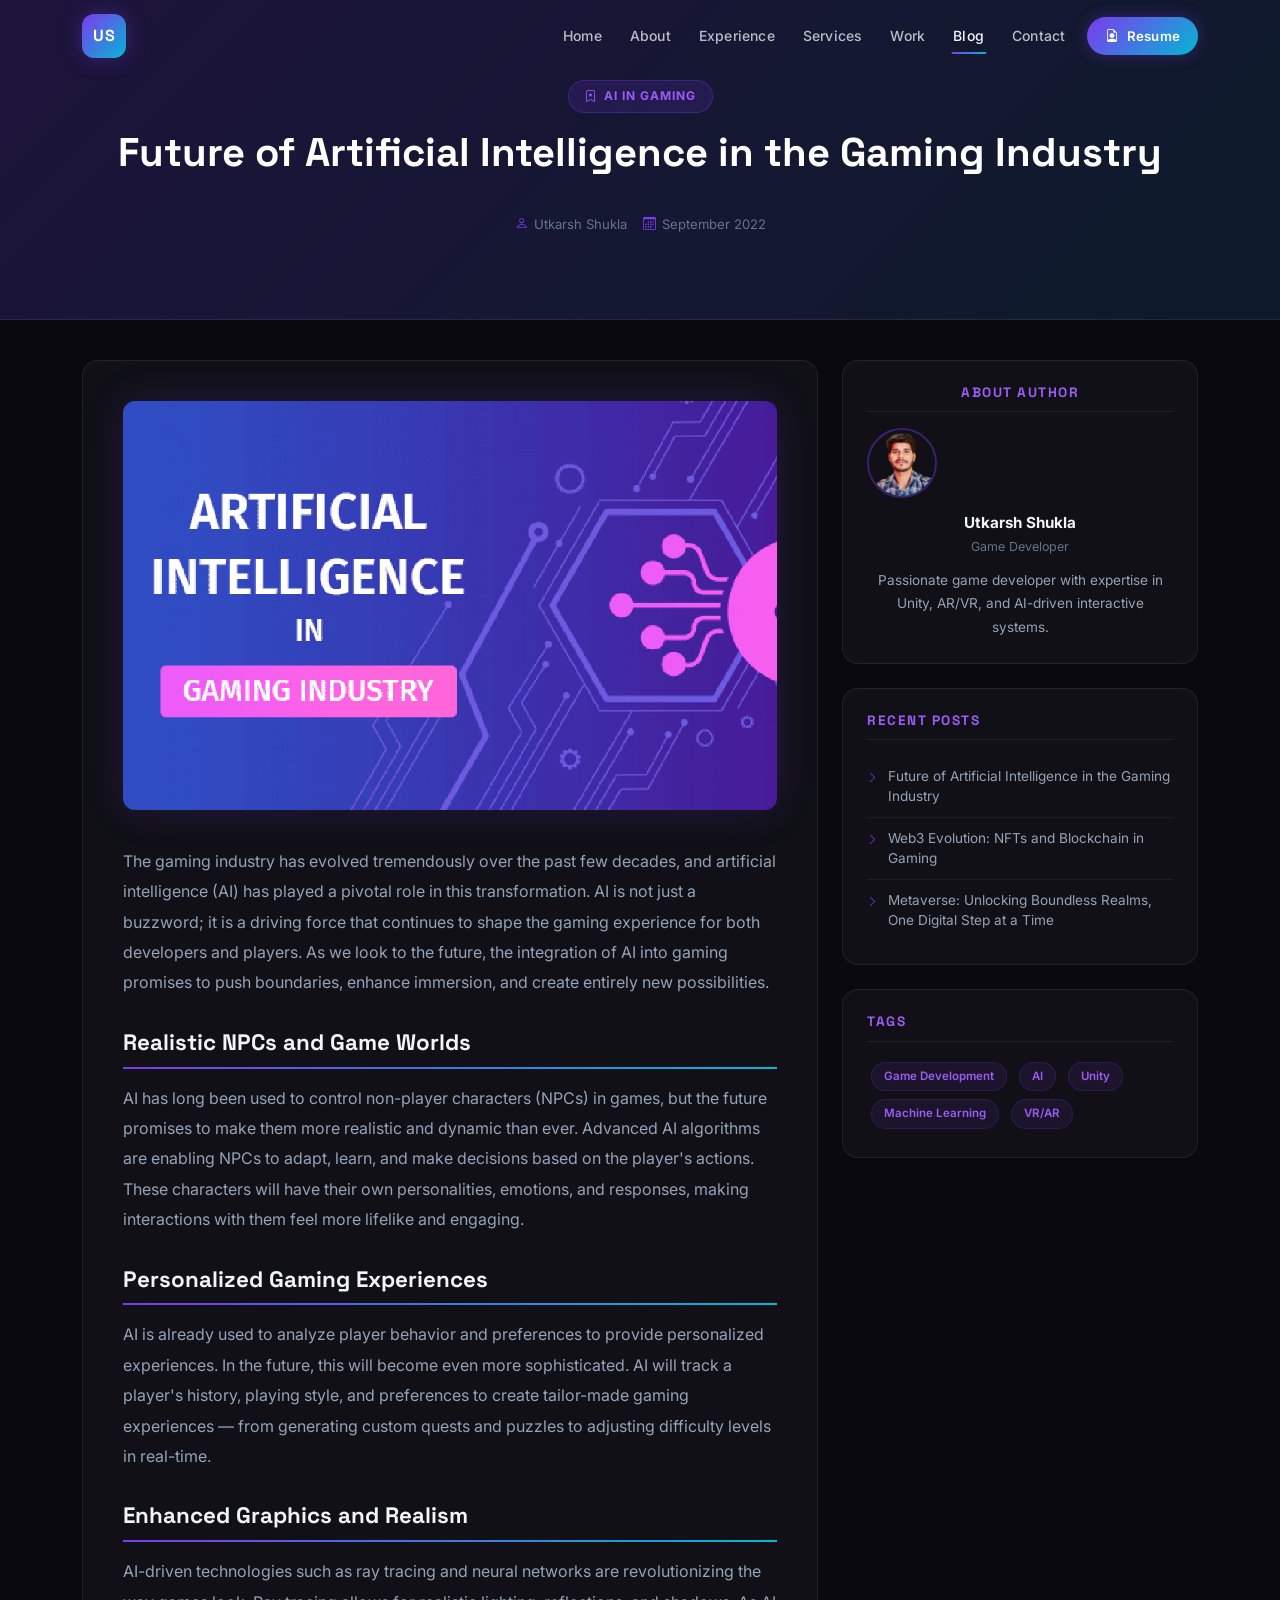
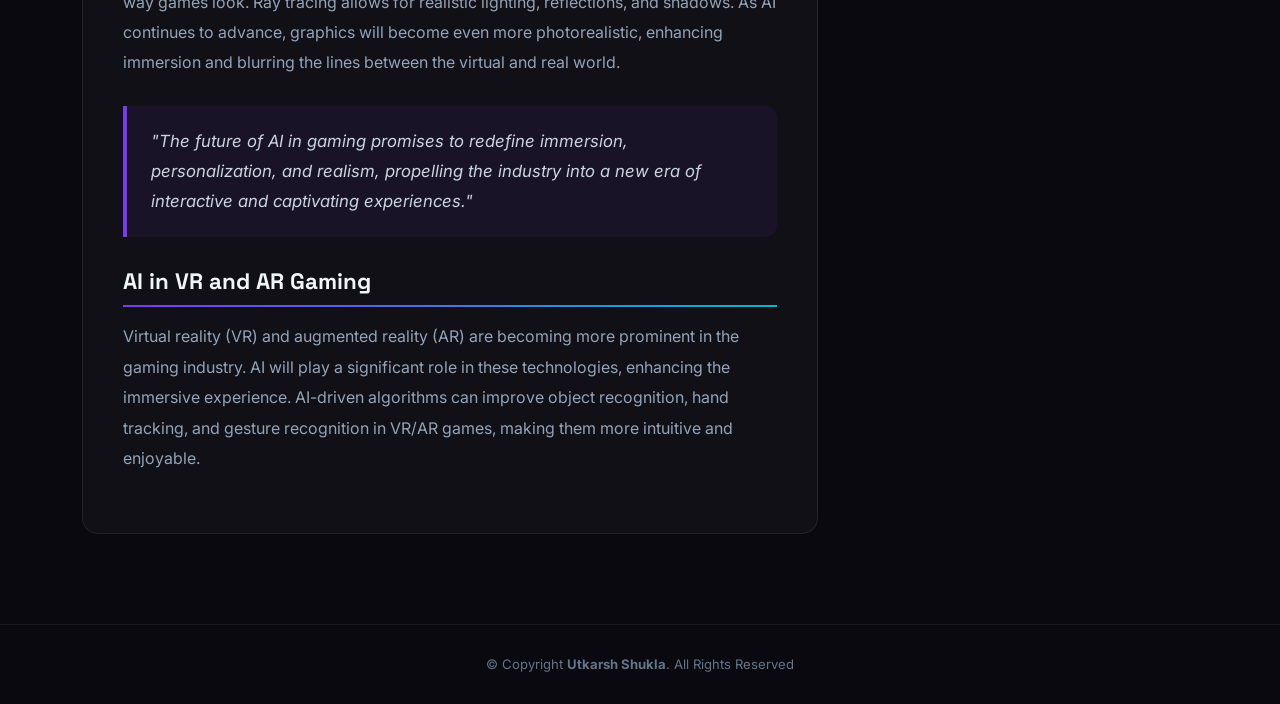
<file: AIBlog.html>
<!DOCTYPE html>
<html lang="en">
<head>
  <meta charset="utf-8">
  <meta content="width=device-width, initial-scale=1.0" name="viewport">
  <title>Future of AI in Gaming — Utkarsh Shukla | Game Developer Blog</title>
  <meta name="description" content="Utkarsh Shukla explores how Artificial Intelligence is revolutionizing the gaming industry — from NPC behavior to procedural generation and personalized gameplay.">
  <meta name="keywords" content="Utkarsh Shukla, AI in Gaming, Game Developer Blog, Artificial Intelligence Gaming, Unity AI, Game Development India">
  <meta name="author" content="Utkarsh Shukla">
  <meta name="robots" content="index, follow">
  <link rel="canonical" href="https://www.utkarsh.work.gd/AIBlog.html">
  <meta property="og:type" content="article">
  <meta property="og:url" content="https://www.utkarsh.work.gd/AIBlog.html">
  <meta property="og:title" content="Future of AI in Gaming — Utkarsh Shukla | Game Developer Blog">
  <meta property="og:description" content="Utkarsh Shukla explores how AI is reshaping gaming with smarter NPCs, procedural worlds, and personalized player experiences.">
  <meta property="og:image" content="https://www.utkarsh.work.gd/assets/img/pic.png">
  <meta property="og:site_name" content="Utkarsh Shukla Portfolio">
  <meta name="twitter:card" content="summary_large_image">
  <meta name="twitter:title" content="Future of AI in Gaming — Utkarsh Shukla">
  <meta name="twitter:description" content="How AI is reshaping gaming — by Game Developer Utkarsh Shukla.">
  <meta name="twitter:image" content="https://www.utkarsh.work.gd/assets/img/pic.png">

  <!-- Google Fonts -->
  <link rel="preconnect" href="https://fonts.googleapis.com">
  <link rel="preconnect" href="https://fonts.gstatic.com" crossorigin>
  <link href="https://fonts.googleapis.com/css2?family=Inter:wght@300;400;500;600;700;800;900&family=Space+Grotesk:wght@400;500;600;700;800&display=swap" rel="stylesheet">
  
  <!-- Bootstrap CSS -->
  <link href="assets/vendor/bootstrap/css/bootstrap.min.css" rel="stylesheet">
  <link href="assets/vendor/bootstrap-icons/bootstrap-icons.css" rel="stylesheet">
  
  <!-- Main CSS -->
  <link href="assets/css/style.css" rel="stylesheet">
  
  <!-- Blog-specific inline styles -->
  <style>
/* Blog page body */
body { background: #09090f; color: #f1f5f9; font-family: 'Inter', sans-serif; }

/* Blog Hero */
.blog-hero { 
  min-height: 320px;
  background: linear-gradient(135deg, rgba(124,58,237,0.15) 0%, rgba(6,182,212,0.08) 100%), #0d0d1c;
  display: flex; align-items: center;
  padding: 100px 0 60px;
  position: relative;
  border-bottom: 1px solid rgba(255,255,255,0.07);
}

/* Article card */
.article-card {
  background: rgba(255,255,255,0.03);
  border: 1px solid rgba(255,255,255,0.07);
  border-radius: 16px;
  padding: 40px;
  margin-bottom: 30px;
}

/* Featured image */
.article-img {
  width: 100%; border-radius: 12px;
  margin-bottom: 36px;
  box-shadow: 0 0 40px rgba(124,58,237,0.2);
  object-fit: cover;
  max-height: 420px;
}

/* Article paragraphs */
.article-body p {
  color: #94a3b8; line-height: 1.9; margin-bottom: 20px; font-size: 1rem;
}

/* Section headings in article */
.article-body h2 {
  font-family: 'Space Grotesk', sans-serif;
  font-size: 1.4rem; font-weight: 700;
  color: #f1f5f9; margin: 32px 0 14px;
  padding-bottom: 10px;
  border-bottom: 2px solid;
  border-image: linear-gradient(90deg, #7c3aed, #06b6d4) 1;
}

/* Blockquote */
.article-body blockquote {
  border-left: 4px solid #7c3aed;
  background: rgba(124,58,237,0.08);
  border-radius: 0 12px 12px 0;
  padding: 20px 24px;
  margin: 28px 0;
  font-style: italic;
  color: #cbd5e1;
  font-size: 1.05rem;
  line-height: 1.8;
}

/* Sidebar card */
.sidebar-card {
  background: rgba(255,255,255,0.03);
  border: 1px solid rgba(255,255,255,0.07);
  border-radius: 16px;
  padding: 24px;
  margin-bottom: 24px;
}
.sidebar-card h5 {
  font-family: 'Space Grotesk', sans-serif;
  font-size: 0.85rem; font-weight: 700;
  text-transform: uppercase; letter-spacing: 1.5px;
  color: #9d5cf5; margin-bottom: 16px;
  padding-bottom: 10px;
  border-bottom: 1px solid rgba(255,255,255,0.07);
}

/* Author card */
.author-photo {
  width: 70px; height: 70px; border-radius: 50%;
  object-fit: cover;
  border: 2px solid rgba(124,58,237,0.4);
  margin-bottom: 12px;
}
.author-name { font-weight: 700; color: #f1f5f9; font-size: 0.95rem; }
.author-role { font-size: 0.78rem; color: #64748b; }

/* Recent posts list */
.recent-post-link {
  display: flex; align-items: flex-start; gap: 10px;
  padding: 10px 0;
  border-bottom: 1px solid rgba(255,255,255,0.05);
  color: #94a3b8; font-size: 0.85rem;
  text-decoration: none;
  transition: color 0.3s;
  line-height: 1.5;
}
.recent-post-link:last-child { border-bottom: none; }
.recent-post-link:hover { color: #9d5cf5; }
.recent-post-link i { color: #7c3aed; font-size: 0.7rem; margin-top: 4px; flex-shrink: 0; }

/* Tag pills */
.tag-pill {
  display: inline-block;
  font-size: 0.72rem; font-weight: 600;
  padding: 4px 12px; border-radius: 50px;
  background: rgba(124,58,237,0.1);
  border: 1px solid rgba(124,58,237,0.2);
  color: #9d5cf5;
  margin: 4px;
  text-decoration: none;
  transition: all 0.3s;
}
.tag-pill:hover { background: rgba(124,58,237,0.25); color: #f1f5f9; }

/* Article meta row */
.article-meta {
  display: flex; flex-wrap: wrap; gap: 16px; align-items: center;
  padding: 16px 0; margin-bottom: 8px;
  border-bottom: 1px solid rgba(255,255,255,0.07);
}
.meta-item { display: flex; align-items: center; gap: 6px; font-size: 0.82rem; color: #64748b; }
.meta-item i { color: #7c3aed; }
.meta-item a { color: #94a3b8; text-decoration: none; }
.meta-item a:hover { color: #9d5cf5; }

/* Category badge */
.blog-hero-badge {
  display: inline-flex; align-items: center; gap: 6px;
  background: rgba(124,58,237,0.15);
  border: 1px solid rgba(124,58,237,0.3);
  border-radius: 50px; padding: 5px 16px;
  font-size: 0.75rem; font-weight: 700;
  letter-spacing: 1px; text-transform: uppercase;
  color: #9d5cf5; margin-bottom: 16px;
}

/* Back to top */
.back-to-top { 
  position: fixed; right: 20px; bottom: 20px; z-index: 996;
  width: 44px; height: 44px; border-radius: 50%;
  background: linear-gradient(135deg, #7c3aed, #06b6d4);
  color: #fff !important; font-size: 1.4rem;
  opacity: 0; visibility: hidden;
  transition: all 0.4s; display: flex; align-items: center; justify-content: center;
  box-shadow: 0 0 20px rgba(124,58,237,0.35);
  text-decoration: none;
}
.back-to-top.active { opacity: 1; visibility: visible; }
.back-to-top:hover { transform: translateY(-4px); }

/* Simple dark footer */
.blog-footer {
  background: #09090f;
  border-top: 1px solid rgba(255,255,255,0.07);
  padding: 28px 0;
  text-align: center;
  margin-top: 60px;
}
.blog-footer p { color: #64748b; font-size: 0.82rem; margin: 0; }
.blog-footer a { color: #9d5cf5; text-decoration: none; }
  </style>
</head>
<body>
  <!-- ======= Header ======= -->
  <header id="header" class="fixed-top">
    <div class="container d-flex align-items-center justify-content-between">

      <a href="index.html" class="logo-link">
        <div class="logo-monogram">US</div>
      </a>

      <nav id="navbar" class="navbar">
        <ul>
          <li><a class="nav-link" href="index.html#hero">Home</a></li>
          <li><a class="nav-link" href="index.html#about">About</a></li>
          <li><a class="nav-link" href="index.html#experience">Experience</a></li>
          <li><a class="nav-link" href="index.html#services">Services</a></li>
          <li><a class="nav-link" href="index.html#work">Work</a></li>
          <li><a class="nav-link active" href="index.html#blog">Blog</a></li>
          <li><a class="nav-link" href="index.html#contact">Contact</a></li>
          <li>
            <a href="assets/img/UTKARSH_SHUKLA_Resume (1).pdf" class="nav-resume-btn" target="_blank" rel="noopener noreferrer">
              <i class="bi bi-file-earmark-person"></i>&nbsp;Resume
            </a>
          </li>
        </ul>
        <i class="bi bi-list mobile-nav-toggle"></i>
      </nav>

    </div>
  </header>

  <!-- Blog Hero -->
  <section class="blog-hero" style="padding-top: 80px;">
    <div class="container text-center">
      <div class="blog-hero-badge"><i class="bi bi-bookmark-star"></i> AI in Gaming</div>
      <h1 style="color: #fff; font-family: 'Space Grotesk', sans-serif; font-weight: 800; font-size: 2.5rem; margin-bottom: 20px;">Future of Artificial Intelligence in the Gaming Industry</h1>
      <div class="article-meta justify-content-center" style="border: none;">
        <span class="meta-item"><i class="bi bi-person"></i> Utkarsh Shukla</span>
        <span class="meta-item"><i class="bi bi-calendar3"></i> September 2022</span>
      </div>
    </div>
  </section>

  <!-- Article Content -->
  <main class="container" style="margin-top: 40px; min-height: 50vh;">
    <div class="row">
      <div class="col-lg-8">
        <div class="article-card article-body">
          <img src="assets/img/AI.png" alt="Future of Artificial Intelligence in the Gaming Industry" class="article-img">
          
          <p>The gaming industry has evolved tremendously over the past few decades, and artificial intelligence (AI) has played a pivotal role in this transformation. AI is not just a buzzword; it is a driving force that continues to shape the gaming experience for both developers and players. As we look to the future, the integration of AI into gaming promises to push boundaries, enhance immersion, and create entirely new possibilities.</p>
          
          <h2>Realistic NPCs and Game Worlds</h2>
          <p>AI has long been used to control non-player characters (NPCs) in games, but the future promises to make them more realistic and dynamic than ever. Advanced AI algorithms are enabling NPCs to adapt, learn, and make decisions based on the player's actions. These characters will have their own personalities, emotions, and responses, making interactions with them feel more lifelike and engaging.</p>
          
          <h2>Personalized Gaming Experiences</h2>
          <p>AI is already used to analyze player behavior and preferences to provide personalized experiences. In the future, this will become even more sophisticated. AI will track a player's history, playing style, and preferences to create tailor-made gaming experiences — from generating custom quests and puzzles to adjusting difficulty levels in real-time.</p>
          
          <h2>Enhanced Graphics and Realism</h2>
          <p>AI-driven technologies such as ray tracing and neural networks are revolutionizing the way games look. Ray tracing allows for realistic lighting, reflections, and shadows. As AI continues to advance, graphics will become even more photorealistic, enhancing immersion and blurring the lines between the virtual and real world.</p>
          
          <blockquote>"The future of AI in gaming promises to redefine immersion, personalization, and realism, propelling the industry into a new era of interactive and captivating experiences."</blockquote>
          
          <h2>AI in VR and AR Gaming</h2>
          <p>Virtual reality (VR) and augmented reality (AR) are becoming more prominent in the gaming industry. AI will play a significant role in these technologies, enhancing the immersive experience. AI-driven algorithms can improve object recognition, hand tracking, and gesture recognition in VR/AR games, making them more intuitive and enjoyable.</p>
        </div>
      </div>
      
      <div class="col-lg-4">
        <!-- Author Card -->
        <div class="sidebar-card text-center">
          <h5>About Author</h5>
          <img src="assets/img/pic.png" alt="Utkarsh Shukla" class="author-photo">
          <div class="author-name">Utkarsh Shukla</div>
          <div class="author-role">Game Developer</div>
          <p style="font-size: 0.85rem; color: #94a3b8; margin-top: 12px; margin-bottom: 0;">Passionate game developer with expertise in Unity, AR/VR, and AI-driven interactive systems.</p>
        </div>
        
        <!-- Recent Posts -->
        <div class="sidebar-card">
          <h5>Recent Posts</h5>
          <a href="AIBlog.html" class="recent-post-link">
            <i class="bi bi-chevron-right"></i>
            <span>Future of Artificial Intelligence in the Gaming Industry</span>
          </a>
          <a href="NFT.html" class="recent-post-link">
            <i class="bi bi-chevron-right"></i>
            <span>Web3 Evolution: NFTs and Blockchain in Gaming</span>
          </a>
          <a href="metverse.html" class="recent-post-link">
            <i class="bi bi-chevron-right"></i>
            <span>Metaverse: Unlocking Boundless Realms, One Digital Step at a Time</span>
          </a>
        </div>
        
        <!-- Tags -->
        <div class="sidebar-card">
          <h5>Tags</h5>
          <div>
            <a href="#" class="tag-pill">Game Development</a>
            <a href="#" class="tag-pill">AI</a>
            <a href="#" class="tag-pill">Unity</a>
            <a href="#" class="tag-pill">Machine Learning</a>
            <a href="#" class="tag-pill">VR/AR</a>
          </div>
        </div>
      </div>
    </div>
  </main>

  <a href="#" class="back-to-top active d-flex align-items-center justify-content-center"><i class="bi bi-arrow-up-short"></i></a>

  <!-- Footer -->
  <footer class="blog-footer">
    <div class="container">
      <p>&copy; Copyright <strong><span>Utkarsh Shukla</span></strong>. All Rights Reserved</p>
    </div>
  </footer>
  
  <!-- Scripts -->
  <script src="assets/vendor/bootstrap/js/bootstrap.bundle.min.js"></script>
  <script src="assets/js/main.js"></script>
</body>
</html>
</file>
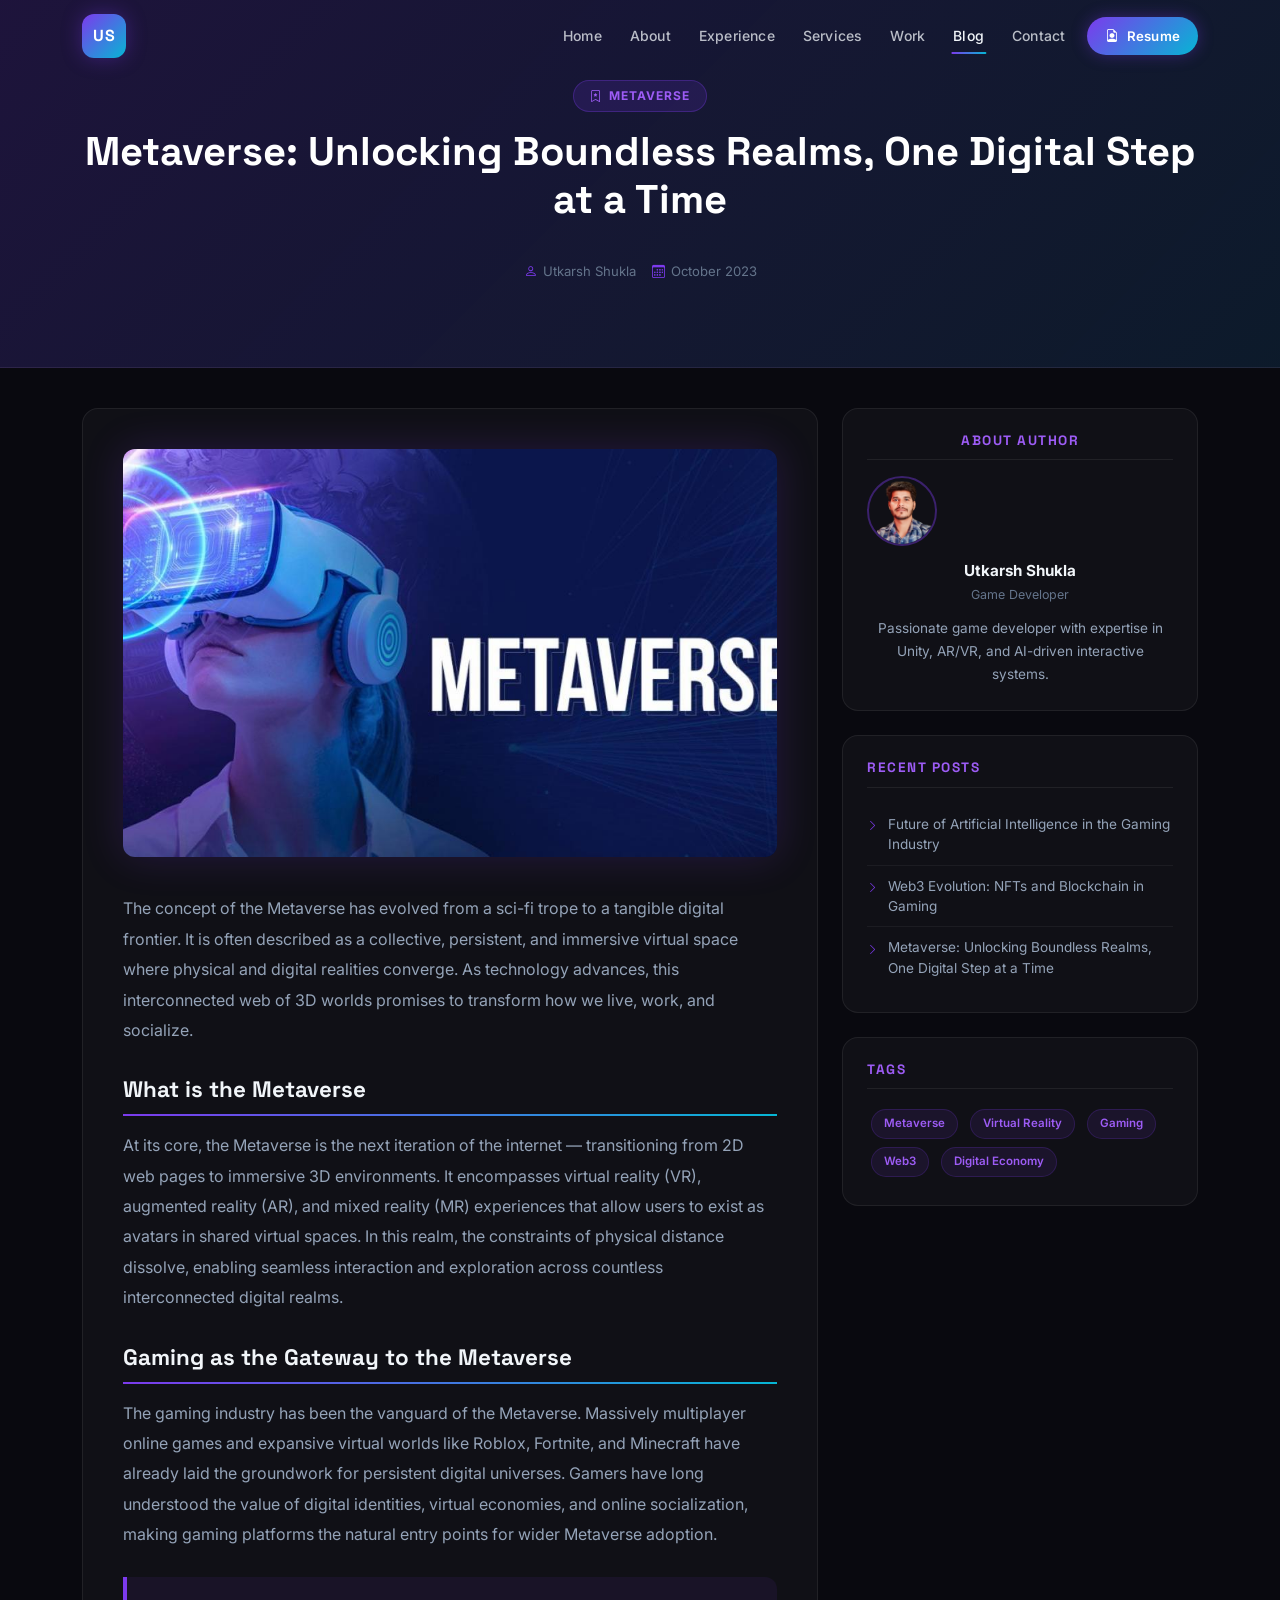
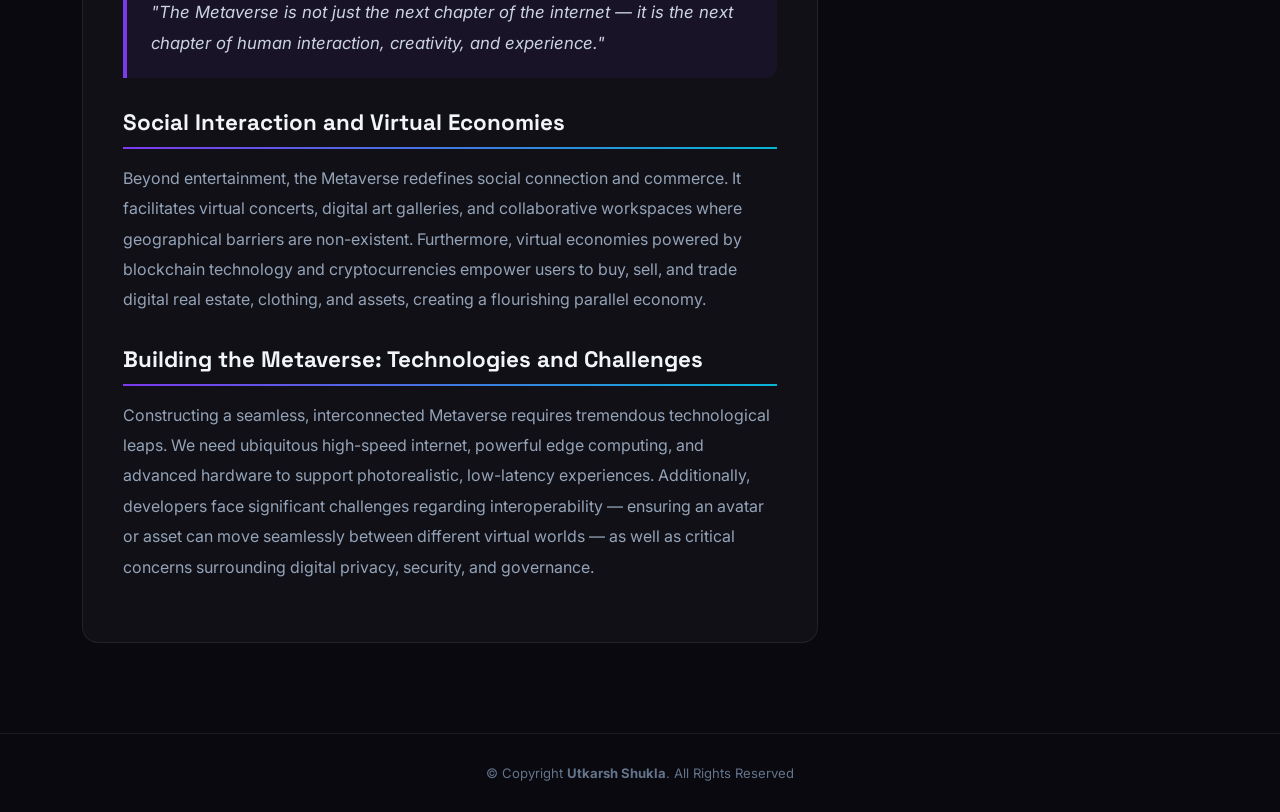
<file: metverse.html>
<!DOCTYPE html>
<html lang="en">
<head>
  <meta charset="utf-8">
  <meta content="width=device-width, initial-scale=1.0" name="viewport">
  <title>Metaverse in Gaming — Utkarsh Shukla | Game Developer Blog</title>
  <meta name="description" content="Utkarsh Shukla dives into the Metaverse — exploring how virtual worlds, immersive experiences, and digital reality are shaping the future of gaming and human interaction.">
  <meta name="keywords" content="Utkarsh Shukla, Metaverse Gaming, AR VR Developer, Virtual Reality Games, Game Developer Blog, Unity Metaverse India">
  <meta name="author" content="Utkarsh Shukla">
  <meta name="robots" content="index, follow">
  <link rel="canonical" href="https://www.utkarsh.work.gd/metverse.html">
  <meta property="og:type" content="article">
  <meta property="og:url" content="https://www.utkarsh.work.gd/metverse.html">
  <meta property="og:title" content="Metaverse in Gaming — Utkarsh Shukla | Game Developer Blog">
  <meta property="og:description" content="How the Metaverse is redefining gaming and human connection — by Utkarsh Shukla, Game Developer.">
  <meta property="og:image" content="https://www.utkarsh.work.gd/assets/img/pic.png">
  <meta property="og:site_name" content="Utkarsh Shukla Portfolio">
  <meta name="twitter:card" content="summary_large_image">
  <meta name="twitter:title" content="Metaverse in Gaming — Utkarsh Shukla">
  <meta name="twitter:description" content="The Metaverse and gaming's future — by Utkarsh Shukla, Game Developer.">
  <meta name="twitter:image" content="https://www.utkarsh.work.gd/assets/img/pic.png">

  <!-- Google Fonts -->
  <link rel="preconnect" href="https://fonts.googleapis.com">
  <link rel="preconnect" href="https://fonts.gstatic.com" crossorigin>
  <link href="https://fonts.googleapis.com/css2?family=Inter:wght@300;400;500;600;700;800;900&family=Space+Grotesk:wght@400;500;600;700;800&display=swap" rel="stylesheet">
  
  <!-- Bootstrap CSS -->
  <link href="assets/vendor/bootstrap/css/bootstrap.min.css" rel="stylesheet">
  <link href="assets/vendor/bootstrap-icons/bootstrap-icons.css" rel="stylesheet">
  
  <!-- Main CSS -->
  <link href="assets/css/style.css" rel="stylesheet">
  
  <!-- Blog-specific inline styles -->
  <style>
/* Blog page body */
body { background: #09090f; color: #f1f5f9; font-family: 'Inter', sans-serif; }

/* Blog Hero */
.blog-hero { 
  min-height: 320px;
  background: linear-gradient(135deg, rgba(124,58,237,0.15) 0%, rgba(6,182,212,0.08) 100%), #0d0d1c;
  display: flex; align-items: center;
  padding: 100px 0 60px;
  position: relative;
  border-bottom: 1px solid rgba(255,255,255,0.07);
}

/* Article card */
.article-card {
  background: rgba(255,255,255,0.03);
  border: 1px solid rgba(255,255,255,0.07);
  border-radius: 16px;
  padding: 40px;
  margin-bottom: 30px;
}

/* Featured image */
.article-img {
  width: 100%; border-radius: 12px;
  margin-bottom: 36px;
  box-shadow: 0 0 40px rgba(124,58,237,0.2);
  object-fit: cover;
  max-height: 420px;
}

/* Article paragraphs */
.article-body p {
  color: #94a3b8; line-height: 1.9; margin-bottom: 20px; font-size: 1rem;
}

/* Section headings in article */
.article-body h2 {
  font-family: 'Space Grotesk', sans-serif;
  font-size: 1.4rem; font-weight: 700;
  color: #f1f5f9; margin: 32px 0 14px;
  padding-bottom: 10px;
  border-bottom: 2px solid;
  border-image: linear-gradient(90deg, #7c3aed, #06b6d4) 1;
}

/* Blockquote */
.article-body blockquote {
  border-left: 4px solid #7c3aed;
  background: rgba(124,58,237,0.08);
  border-radius: 0 12px 12px 0;
  padding: 20px 24px;
  margin: 28px 0;
  font-style: italic;
  color: #cbd5e1;
  font-size: 1.05rem;
  line-height: 1.8;
}

/* Sidebar card */
.sidebar-card {
  background: rgba(255,255,255,0.03);
  border: 1px solid rgba(255,255,255,0.07);
  border-radius: 16px;
  padding: 24px;
  margin-bottom: 24px;
}
.sidebar-card h5 {
  font-family: 'Space Grotesk', sans-serif;
  font-size: 0.85rem; font-weight: 700;
  text-transform: uppercase; letter-spacing: 1.5px;
  color: #9d5cf5; margin-bottom: 16px;
  padding-bottom: 10px;
  border-bottom: 1px solid rgba(255,255,255,0.07);
}

/* Author card */
.author-photo {
  width: 70px; height: 70px; border-radius: 50%;
  object-fit: cover;
  border: 2px solid rgba(124,58,237,0.4);
  margin-bottom: 12px;
}
.author-name { font-weight: 700; color: #f1f5f9; font-size: 0.95rem; }
.author-role { font-size: 0.78rem; color: #64748b; }

/* Recent posts list */
.recent-post-link {
  display: flex; align-items: flex-start; gap: 10px;
  padding: 10px 0;
  border-bottom: 1px solid rgba(255,255,255,0.05);
  color: #94a3b8; font-size: 0.85rem;
  text-decoration: none;
  transition: color 0.3s;
  line-height: 1.5;
}
.recent-post-link:last-child { border-bottom: none; }
.recent-post-link:hover { color: #9d5cf5; }
.recent-post-link i { color: #7c3aed; font-size: 0.7rem; margin-top: 4px; flex-shrink: 0; }

/* Tag pills */
.tag-pill {
  display: inline-block;
  font-size: 0.72rem; font-weight: 600;
  padding: 4px 12px; border-radius: 50px;
  background: rgba(124,58,237,0.1);
  border: 1px solid rgba(124,58,237,0.2);
  color: #9d5cf5;
  margin: 4px;
  text-decoration: none;
  transition: all 0.3s;
}
.tag-pill:hover { background: rgba(124,58,237,0.25); color: #f1f5f9; }

/* Article meta row */
.article-meta {
  display: flex; flex-wrap: wrap; gap: 16px; align-items: center;
  padding: 16px 0; margin-bottom: 8px;
  border-bottom: 1px solid rgba(255,255,255,0.07);
}
.meta-item { display: flex; align-items: center; gap: 6px; font-size: 0.82rem; color: #64748b; }
.meta-item i { color: #7c3aed; }
.meta-item a { color: #94a3b8; text-decoration: none; }
.meta-item a:hover { color: #9d5cf5; }

/* Category badge */
.blog-hero-badge {
  display: inline-flex; align-items: center; gap: 6px;
  background: rgba(124,58,237,0.15);
  border: 1px solid rgba(124,58,237,0.3);
  border-radius: 50px; padding: 5px 16px;
  font-size: 0.75rem; font-weight: 700;
  letter-spacing: 1px; text-transform: uppercase;
  color: #9d5cf5; margin-bottom: 16px;
}

/* Back to top */
.back-to-top { 
  position: fixed; right: 20px; bottom: 20px; z-index: 996;
  width: 44px; height: 44px; border-radius: 50%;
  background: linear-gradient(135deg, #7c3aed, #06b6d4);
  color: #fff !important; font-size: 1.4rem;
  opacity: 0; visibility: hidden;
  transition: all 0.4s; display: flex; align-items: center; justify-content: center;
  box-shadow: 0 0 20px rgba(124,58,237,0.35);
  text-decoration: none;
}
.back-to-top.active { opacity: 1; visibility: visible; }
.back-to-top:hover { transform: translateY(-4px); }

/* Simple dark footer */
.blog-footer {
  background: #09090f;
  border-top: 1px solid rgba(255,255,255,0.07);
  padding: 28px 0;
  text-align: center;
  margin-top: 60px;
}
.blog-footer p { color: #64748b; font-size: 0.82rem; margin: 0; }
.blog-footer a { color: #9d5cf5; text-decoration: none; }
  </style>
</head>
<body>
  <!-- ======= Header ======= -->
  <header id="header" class="fixed-top">
    <div class="container d-flex align-items-center justify-content-between">

      <a href="index.html" class="logo-link">
        <div class="logo-monogram">US</div>
      </a>

      <nav id="navbar" class="navbar">
        <ul>
          <li><a class="nav-link" href="index.html#hero">Home</a></li>
          <li><a class="nav-link" href="index.html#about">About</a></li>
          <li><a class="nav-link" href="index.html#experience">Experience</a></li>
          <li><a class="nav-link" href="index.html#services">Services</a></li>
          <li><a class="nav-link" href="index.html#work">Work</a></li>
          <li><a class="nav-link active" href="index.html#blog">Blog</a></li>
          <li><a class="nav-link" href="index.html#contact">Contact</a></li>
          <li>
            <a href="assets/img/UTKARSH_SHUKLA_Resume (1).pdf" class="nav-resume-btn" target="_blank" rel="noopener noreferrer">
              <i class="bi bi-file-earmark-person"></i>&nbsp;Resume
            </a>
          </li>
        </ul>
        <i class="bi bi-list mobile-nav-toggle"></i>
      </nav>

    </div>
  </header>

  <!-- Blog Hero -->
  <section class="blog-hero" style="padding-top: 80px;">
    <div class="container text-center">
      <div class="blog-hero-badge"><i class="bi bi-bookmark-star"></i> Metaverse</div>
      <h1 style="color: #fff; font-family: 'Space Grotesk', sans-serif; font-weight: 800; font-size: 2.5rem; margin-bottom: 20px;">Metaverse: Unlocking Boundless Realms, One Digital Step at a Time</h1>
      <div class="article-meta justify-content-center" style="border: none;">
        <span class="meta-item"><i class="bi bi-person"></i> Utkarsh Shukla</span>
        <span class="meta-item"><i class="bi bi-calendar3"></i> October 2023</span>
      </div>
    </div>
  </section>

  <!-- Article Content -->
  <main class="container" style="margin-top: 40px; min-height: 50vh;">
    <div class="row">
      <div class="col-lg-8">
        <div class="article-card article-body">
          <img src="assets/img/Metaverse.jpg" alt="Metaverse: Unlocking Boundless Realms, One Digital Step at a Time" class="article-img">
          
          <p>The concept of the Metaverse has evolved from a sci-fi trope to a tangible digital frontier. It is often described as a collective, persistent, and immersive virtual space where physical and digital realities converge. As technology advances, this interconnected web of 3D worlds promises to transform how we live, work, and socialize.</p>
          
          <h2>What is the Metaverse</h2>
          <p>At its core, the Metaverse is the next iteration of the internet — transitioning from 2D web pages to immersive 3D environments. It encompasses virtual reality (VR), augmented reality (AR), and mixed reality (MR) experiences that allow users to exist as avatars in shared virtual spaces. In this realm, the constraints of physical distance dissolve, enabling seamless interaction and exploration across countless interconnected digital realms.</p>
          
          <h2>Gaming as the Gateway to the Metaverse</h2>
          <p>The gaming industry has been the vanguard of the Metaverse. Massively multiplayer online games and expansive virtual worlds like Roblox, Fortnite, and Minecraft have already laid the groundwork for persistent digital universes. Gamers have long understood the value of digital identities, virtual economies, and online socialization, making gaming platforms the natural entry points for wider Metaverse adoption.</p>
          
          <blockquote>"The Metaverse is not just the next chapter of the internet — it is the next chapter of human interaction, creativity, and experience."</blockquote>
          
          <h2>Social Interaction and Virtual Economies</h2>
          <p>Beyond entertainment, the Metaverse redefines social connection and commerce. It facilitates virtual concerts, digital art galleries, and collaborative workspaces where geographical barriers are non-existent. Furthermore, virtual economies powered by blockchain technology and cryptocurrencies empower users to buy, sell, and trade digital real estate, clothing, and assets, creating a flourishing parallel economy.</p>
          
          <h2>Building the Metaverse: Technologies and Challenges</h2>
          <p>Constructing a seamless, interconnected Metaverse requires tremendous technological leaps. We need ubiquitous high-speed internet, powerful edge computing, and advanced hardware to support photorealistic, low-latency experiences. Additionally, developers face significant challenges regarding interoperability — ensuring an avatar or asset can move seamlessly between different virtual worlds — as well as critical concerns surrounding digital privacy, security, and governance.</p>
        </div>
      </div>
      
      <div class="col-lg-4">
        <!-- Author Card -->
        <div class="sidebar-card text-center">
          <h5>About Author</h5>
          <img src="assets/img/pic.png" alt="Utkarsh Shukla" class="author-photo">
          <div class="author-name">Utkarsh Shukla</div>
          <div class="author-role">Game Developer</div>
          <p style="font-size: 0.85rem; color: #94a3b8; margin-top: 12px; margin-bottom: 0;">Passionate game developer with expertise in Unity, AR/VR, and AI-driven interactive systems.</p>
        </div>
        
        <!-- Recent Posts -->
        <div class="sidebar-card">
          <h5>Recent Posts</h5>
          <a href="AIBlog.html" class="recent-post-link">
            <i class="bi bi-chevron-right"></i>
            <span>Future of Artificial Intelligence in the Gaming Industry</span>
          </a>
          <a href="NFT.html" class="recent-post-link">
            <i class="bi bi-chevron-right"></i>
            <span>Web3 Evolution: NFTs and Blockchain in Gaming</span>
          </a>
          <a href="metverse.html" class="recent-post-link">
            <i class="bi bi-chevron-right"></i>
            <span>Metaverse: Unlocking Boundless Realms, One Digital Step at a Time</span>
          </a>
        </div>
        
        <!-- Tags -->
        <div class="sidebar-card">
          <h5>Tags</h5>
          <div>
            <a href="#" class="tag-pill">Metaverse</a>
            <a href="#" class="tag-pill">Virtual Reality</a>
            <a href="#" class="tag-pill">Gaming</a>
            <a href="#" class="tag-pill">Web3</a>
            <a href="#" class="tag-pill">Digital Economy</a>
          </div>
        </div>
      </div>
    </div>
  </main>

  <a href="#" class="back-to-top active d-flex align-items-center justify-content-center"><i class="bi bi-arrow-up-short"></i></a>

  <!-- Footer -->
  <footer class="blog-footer">
    <div class="container">
      <p>&copy; Copyright <strong><span>Utkarsh Shukla</span></strong>. All Rights Reserved</p>
    </div>
  </footer>
  
  <!-- Scripts -->
  <script src="assets/vendor/bootstrap/js/bootstrap.bundle.min.js"></script>
  <script src="assets/js/main.js"></script>
</body>
</html>
</file>
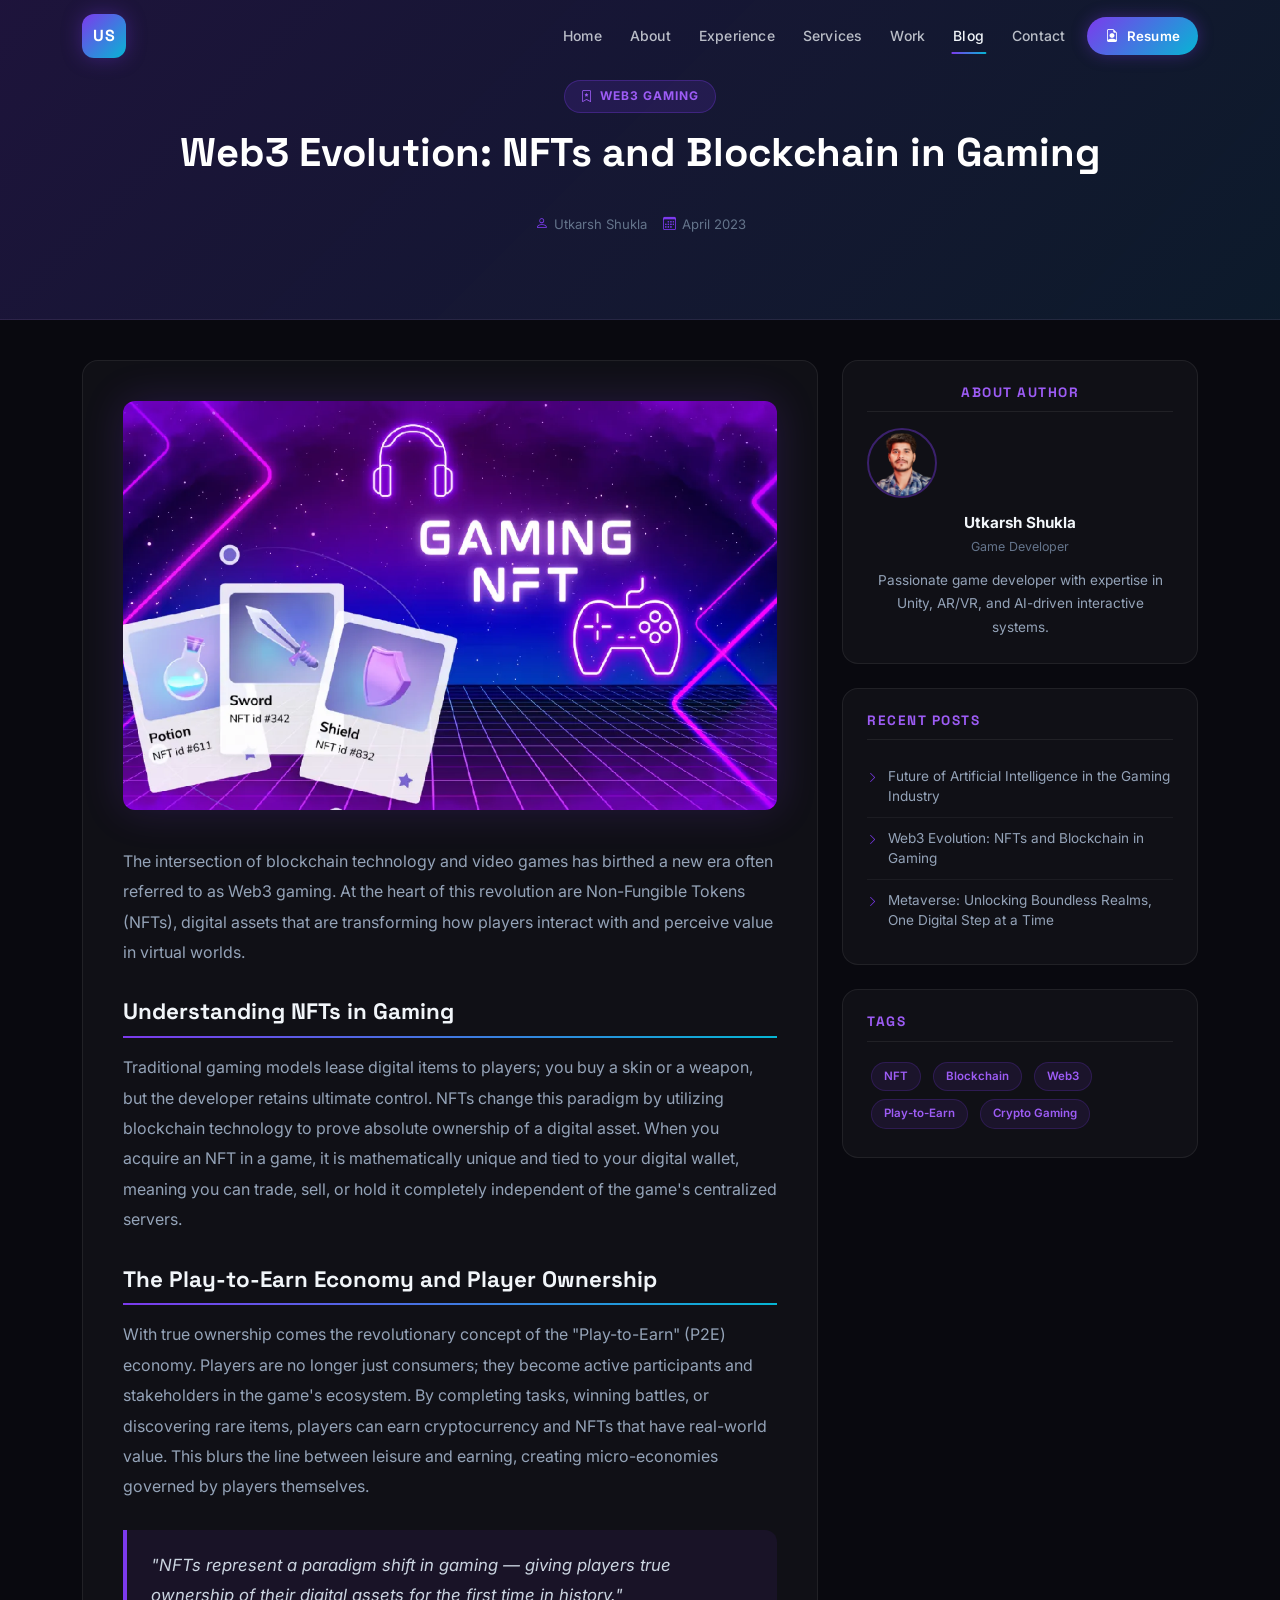
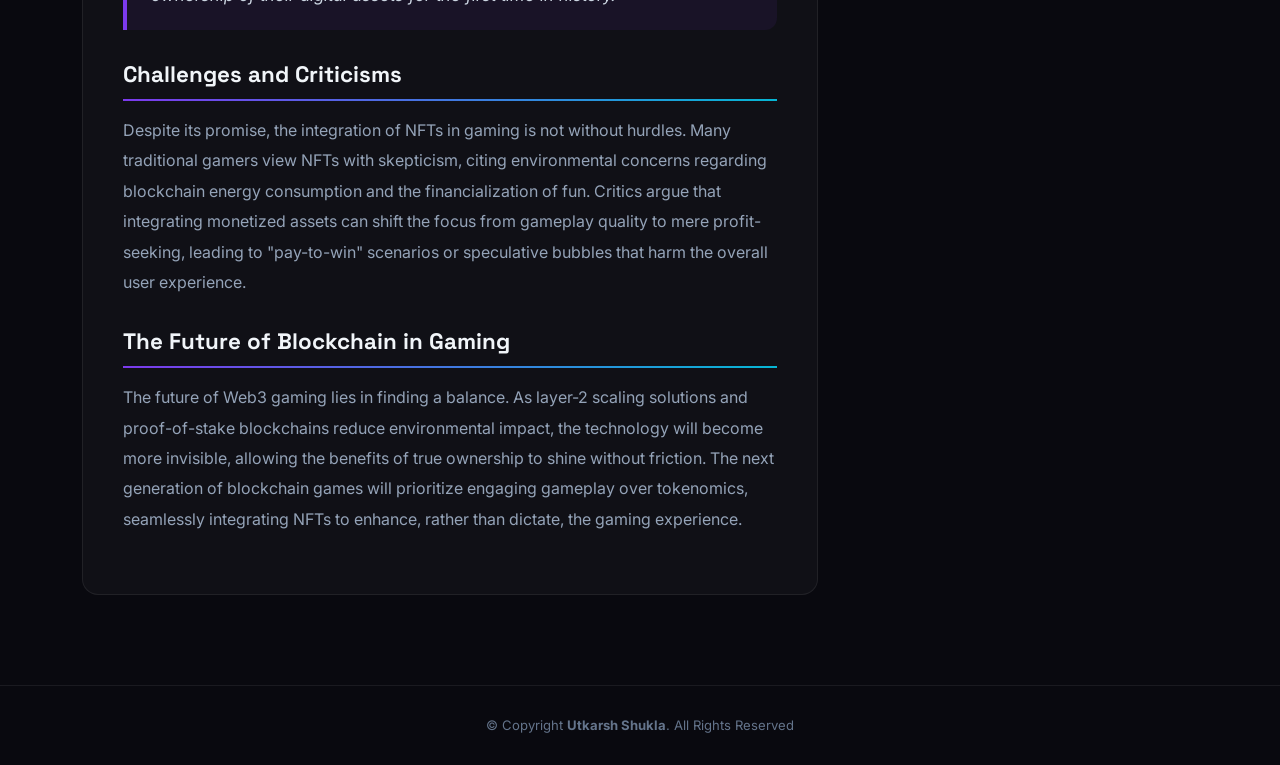
<file: NFT.html>
<!DOCTYPE html>
<html lang="en">
<head>
  <meta charset="utf-8">
  <meta content="width=device-width, initial-scale=1.0" name="viewport">
  <title>NFTs & Blockchain in Gaming — Utkarsh Shukla | Game Developer Blog</title>
  <meta name="description" content="Utkarsh Shukla explains how NFTs and Blockchain technology are transforming game ownership, in-game economies, and Web3 gaming experiences.">
  <meta name="keywords" content="Utkarsh Shukla, NFT Gaming, Blockchain Game Developer, Web3 Games, NFT Developer India, Game Developer Blog">
  <meta name="author" content="Utkarsh Shukla">
  <meta name="robots" content="index, follow">
  <link rel="canonical" href="https://www.utkarsh.work.gd/NFT.html">
  <meta property="og:type" content="article">
  <meta property="og:url" content="https://www.utkarsh.work.gd/NFT.html">
  <meta property="og:title" content="NFTs & Blockchain in Gaming — Utkarsh Shukla | Game Developer Blog">
  <meta property="og:description" content="How NFTs and Blockchain give players true digital ownership — by Utkarsh Shukla, Game Developer.">
  <meta property="og:image" content="https://www.utkarsh.work.gd/assets/img/pic.png">
  <meta property="og:site_name" content="Utkarsh Shukla Portfolio">
  <meta name="twitter:card" content="summary_large_image">
  <meta name="twitter:title" content="NFTs & Blockchain in Gaming — Utkarsh Shukla">
  <meta name="twitter:description" content="NFTs and Blockchain in gaming — by Utkarsh Shukla, Game Developer.">
  <meta name="twitter:image" content="https://www.utkarsh.work.gd/assets/img/pic.png">

  <!-- Google Fonts -->
  <link rel="preconnect" href="https://fonts.googleapis.com">
  <link rel="preconnect" href="https://fonts.gstatic.com" crossorigin>
  <link href="https://fonts.googleapis.com/css2?family=Inter:wght@300;400;500;600;700;800;900&family=Space+Grotesk:wght@400;500;600;700;800&display=swap" rel="stylesheet">
  
  <!-- Bootstrap CSS -->
  <link href="assets/vendor/bootstrap/css/bootstrap.min.css" rel="stylesheet">
  <link href="assets/vendor/bootstrap-icons/bootstrap-icons.css" rel="stylesheet">
  
  <!-- Main CSS -->
  <link href="assets/css/style.css" rel="stylesheet">
  
  <!-- Blog-specific inline styles -->
  <style>
/* Blog page body */
body { background: #09090f; color: #f1f5f9; font-family: 'Inter', sans-serif; }

/* Blog Hero */
.blog-hero { 
  min-height: 320px;
  background: linear-gradient(135deg, rgba(124,58,237,0.15) 0%, rgba(6,182,212,0.08) 100%), #0d0d1c;
  display: flex; align-items: center;
  padding: 100px 0 60px;
  position: relative;
  border-bottom: 1px solid rgba(255,255,255,0.07);
}

/* Article card */
.article-card {
  background: rgba(255,255,255,0.03);
  border: 1px solid rgba(255,255,255,0.07);
  border-radius: 16px;
  padding: 40px;
  margin-bottom: 30px;
}

/* Featured image */
.article-img {
  width: 100%; border-radius: 12px;
  margin-bottom: 36px;
  box-shadow: 0 0 40px rgba(124,58,237,0.2);
  object-fit: cover;
  max-height: 420px;
}

/* Article paragraphs */
.article-body p {
  color: #94a3b8; line-height: 1.9; margin-bottom: 20px; font-size: 1rem;
}

/* Section headings in article */
.article-body h2 {
  font-family: 'Space Grotesk', sans-serif;
  font-size: 1.4rem; font-weight: 700;
  color: #f1f5f9; margin: 32px 0 14px;
  padding-bottom: 10px;
  border-bottom: 2px solid;
  border-image: linear-gradient(90deg, #7c3aed, #06b6d4) 1;
}

/* Blockquote */
.article-body blockquote {
  border-left: 4px solid #7c3aed;
  background: rgba(124,58,237,0.08);
  border-radius: 0 12px 12px 0;
  padding: 20px 24px;
  margin: 28px 0;
  font-style: italic;
  color: #cbd5e1;
  font-size: 1.05rem;
  line-height: 1.8;
}

/* Sidebar card */
.sidebar-card {
  background: rgba(255,255,255,0.03);
  border: 1px solid rgba(255,255,255,0.07);
  border-radius: 16px;
  padding: 24px;
  margin-bottom: 24px;
}
.sidebar-card h5 {
  font-family: 'Space Grotesk', sans-serif;
  font-size: 0.85rem; font-weight: 700;
  text-transform: uppercase; letter-spacing: 1.5px;
  color: #9d5cf5; margin-bottom: 16px;
  padding-bottom: 10px;
  border-bottom: 1px solid rgba(255,255,255,0.07);
}

/* Author card */
.author-photo {
  width: 70px; height: 70px; border-radius: 50%;
  object-fit: cover;
  border: 2px solid rgba(124,58,237,0.4);
  margin-bottom: 12px;
}
.author-name { font-weight: 700; color: #f1f5f9; font-size: 0.95rem; }
.author-role { font-size: 0.78rem; color: #64748b; }

/* Recent posts list */
.recent-post-link {
  display: flex; align-items: flex-start; gap: 10px;
  padding: 10px 0;
  border-bottom: 1px solid rgba(255,255,255,0.05);
  color: #94a3b8; font-size: 0.85rem;
  text-decoration: none;
  transition: color 0.3s;
  line-height: 1.5;
}
.recent-post-link:last-child { border-bottom: none; }
.recent-post-link:hover { color: #9d5cf5; }
.recent-post-link i { color: #7c3aed; font-size: 0.7rem; margin-top: 4px; flex-shrink: 0; }

/* Tag pills */
.tag-pill {
  display: inline-block;
  font-size: 0.72rem; font-weight: 600;
  padding: 4px 12px; border-radius: 50px;
  background: rgba(124,58,237,0.1);
  border: 1px solid rgba(124,58,237,0.2);
  color: #9d5cf5;
  margin: 4px;
  text-decoration: none;
  transition: all 0.3s;
}
.tag-pill:hover { background: rgba(124,58,237,0.25); color: #f1f5f9; }

/* Article meta row */
.article-meta {
  display: flex; flex-wrap: wrap; gap: 16px; align-items: center;
  padding: 16px 0; margin-bottom: 8px;
  border-bottom: 1px solid rgba(255,255,255,0.07);
}
.meta-item { display: flex; align-items: center; gap: 6px; font-size: 0.82rem; color: #64748b; }
.meta-item i { color: #7c3aed; }
.meta-item a { color: #94a3b8; text-decoration: none; }
.meta-item a:hover { color: #9d5cf5; }

/* Category badge */
.blog-hero-badge {
  display: inline-flex; align-items: center; gap: 6px;
  background: rgba(124,58,237,0.15);
  border: 1px solid rgba(124,58,237,0.3);
  border-radius: 50px; padding: 5px 16px;
  font-size: 0.75rem; font-weight: 700;
  letter-spacing: 1px; text-transform: uppercase;
  color: #9d5cf5; margin-bottom: 16px;
}

/* Back to top */
.back-to-top { 
  position: fixed; right: 20px; bottom: 20px; z-index: 996;
  width: 44px; height: 44px; border-radius: 50%;
  background: linear-gradient(135deg, #7c3aed, #06b6d4);
  color: #fff !important; font-size: 1.4rem;
  opacity: 0; visibility: hidden;
  transition: all 0.4s; display: flex; align-items: center; justify-content: center;
  box-shadow: 0 0 20px rgba(124,58,237,0.35);
  text-decoration: none;
}
.back-to-top.active { opacity: 1; visibility: visible; }
.back-to-top:hover { transform: translateY(-4px); }

/* Simple dark footer */
.blog-footer {
  background: #09090f;
  border-top: 1px solid rgba(255,255,255,0.07);
  padding: 28px 0;
  text-align: center;
  margin-top: 60px;
}
.blog-footer p { color: #64748b; font-size: 0.82rem; margin: 0; }
.blog-footer a { color: #9d5cf5; text-decoration: none; }
  </style>
</head>
<body>
  <!-- ======= Header ======= -->
  <header id="header" class="fixed-top">
    <div class="container d-flex align-items-center justify-content-between">

      <a href="index.html" class="logo-link">
        <div class="logo-monogram">US</div>
      </a>

      <nav id="navbar" class="navbar">
        <ul>
          <li><a class="nav-link" href="index.html#hero">Home</a></li>
          <li><a class="nav-link" href="index.html#about">About</a></li>
          <li><a class="nav-link" href="index.html#experience">Experience</a></li>
          <li><a class="nav-link" href="index.html#services">Services</a></li>
          <li><a class="nav-link" href="index.html#work">Work</a></li>
          <li><a class="nav-link active" href="index.html#blog">Blog</a></li>
          <li><a class="nav-link" href="index.html#contact">Contact</a></li>
          <li>
            <a href="assets/img/UTKARSH_SHUKLA_Resume (1).pdf" class="nav-resume-btn" target="_blank" rel="noopener noreferrer">
              <i class="bi bi-file-earmark-person"></i>&nbsp;Resume
            </a>
          </li>
        </ul>
        <i class="bi bi-list mobile-nav-toggle"></i>
      </nav>

    </div>
  </header>

  <!-- Blog Hero -->
  <section class="blog-hero" style="padding-top: 80px;">
    <div class="container text-center">
      <div class="blog-hero-badge"><i class="bi bi-bookmark-star"></i> Web3 Gaming</div>
      <h1 style="color: #fff; font-family: 'Space Grotesk', sans-serif; font-weight: 800; font-size: 2.5rem; margin-bottom: 20px;">Web3 Evolution: NFTs and Blockchain in Gaming</h1>
      <div class="article-meta justify-content-center" style="border: none;">
        <span class="meta-item"><i class="bi bi-person"></i> Utkarsh Shukla</span>
        <span class="meta-item"><i class="bi bi-calendar3"></i> April 2023</span>
      </div>
    </div>
  </section>

  <!-- Article Content -->
  <main class="container" style="margin-top: 40px; min-height: 50vh;">
    <div class="row">
      <div class="col-lg-8">
        <div class="article-card article-body">
          <img src="assets/img/NFT.png" alt="Web3 Evolution: NFTs and Blockchain in Gaming" class="article-img">
          
          <p>The intersection of blockchain technology and video games has birthed a new era often referred to as Web3 gaming. At the heart of this revolution are Non-Fungible Tokens (NFTs), digital assets that are transforming how players interact with and perceive value in virtual worlds.</p>
          
          <h2>Understanding NFTs in Gaming</h2>
          <p>Traditional gaming models lease digital items to players; you buy a skin or a weapon, but the developer retains ultimate control. NFTs change this paradigm by utilizing blockchain technology to prove absolute ownership of a digital asset. When you acquire an NFT in a game, it is mathematically unique and tied to your digital wallet, meaning you can trade, sell, or hold it completely independent of the game's centralized servers.</p>
          
          <h2>The Play-to-Earn Economy and Player Ownership</h2>
          <p>With true ownership comes the revolutionary concept of the "Play-to-Earn" (P2E) economy. Players are no longer just consumers; they become active participants and stakeholders in the game's ecosystem. By completing tasks, winning battles, or discovering rare items, players can earn cryptocurrency and NFTs that have real-world value. This blurs the line between leisure and earning, creating micro-economies governed by players themselves.</p>
          
          <blockquote>"NFTs represent a paradigm shift in gaming — giving players true ownership of their digital assets for the first time in history."</blockquote>
          
          <h2>Challenges and Criticisms</h2>
          <p>Despite its promise, the integration of NFTs in gaming is not without hurdles. Many traditional gamers view NFTs with skepticism, citing environmental concerns regarding blockchain energy consumption and the financialization of fun. Critics argue that integrating monetized assets can shift the focus from gameplay quality to mere profit-seeking, leading to "pay-to-win" scenarios or speculative bubbles that harm the overall user experience.</p>
          
          <h2>The Future of Blockchain in Gaming</h2>
          <p>The future of Web3 gaming lies in finding a balance. As layer-2 scaling solutions and proof-of-stake blockchains reduce environmental impact, the technology will become more invisible, allowing the benefits of true ownership to shine without friction. The next generation of blockchain games will prioritize engaging gameplay over tokenomics, seamlessly integrating NFTs to enhance, rather than dictate, the gaming experience.</p>
        </div>
      </div>
      
      <div class="col-lg-4">
        <!-- Author Card -->
        <div class="sidebar-card text-center">
          <h5>About Author</h5>
          <img src="assets/img/pic.png" alt="Utkarsh Shukla" class="author-photo">
          <div class="author-name">Utkarsh Shukla</div>
          <div class="author-role">Game Developer</div>
          <p style="font-size: 0.85rem; color: #94a3b8; margin-top: 12px; margin-bottom: 0;">Passionate game developer with expertise in Unity, AR/VR, and AI-driven interactive systems.</p>
        </div>
        
        <!-- Recent Posts -->
        <div class="sidebar-card">
          <h5>Recent Posts</h5>
          <a href="AIBlog.html" class="recent-post-link">
            <i class="bi bi-chevron-right"></i>
            <span>Future of Artificial Intelligence in the Gaming Industry</span>
          </a>
          <a href="NFT.html" class="recent-post-link">
            <i class="bi bi-chevron-right"></i>
            <span>Web3 Evolution: NFTs and Blockchain in Gaming</span>
          </a>
          <a href="metverse.html" class="recent-post-link">
            <i class="bi bi-chevron-right"></i>
            <span>Metaverse: Unlocking Boundless Realms, One Digital Step at a Time</span>
          </a>
        </div>
        
        <!-- Tags -->
        <div class="sidebar-card">
          <h5>Tags</h5>
          <div>
            <a href="#" class="tag-pill">NFT</a>
            <a href="#" class="tag-pill">Blockchain</a>
            <a href="#" class="tag-pill">Web3</a>
            <a href="#" class="tag-pill">Play-to-Earn</a>
            <a href="#" class="tag-pill">Crypto Gaming</a>
          </div>
        </div>
      </div>
    </div>
  </main>

  <a href="#" class="back-to-top active d-flex align-items-center justify-content-center"><i class="bi bi-arrow-up-short"></i></a>

  <!-- Footer -->
  <footer class="blog-footer">
    <div class="container">
      <p>&copy; Copyright <strong><span>Utkarsh Shukla</span></strong>. All Rights Reserved</p>
    </div>
  </footer>
  
  <!-- Scripts -->
  <script src="assets/vendor/bootstrap/js/bootstrap.bundle.min.js"></script>
  <script src="assets/js/main.js"></script>
</body>
</html>
</file>
<file: assets/css/style.css>
/*
 * Portfolio — Utkarsh Shukla
 * Modern Dark Cyberpunk Theme | 2025
 */

/* ============================================================
   0. CSS VARIABLES
   ============================================================ */
:root {
  --bg:           #09090f;
  --bg-alt:       #0d0d1c;
  --bg-card:      rgba(255, 255, 255, 0.04);
  --bg-card-h:    rgba(255, 255, 255, 0.075);
  --purple:       #7c3aed;
  --purple-light: #9d5cf5;
  --cyan:         #06b6d4;
  --cyan-light:   #22d3ee;
  --pink:         #ec4899;
  --glow-p:       rgba(124,  58, 237, 0.35);
  --glow-c:       rgba(  6, 182, 212, 0.35);
  --text:         #f1f5f9;
  --text-2:       #94a3b8;
  --text-3:       #64748b;
  --border:       rgba(255, 255, 255, 0.07);
  --border-p:     rgba(124,  58, 237, 0.25);
  --radius:       16px;
  --radius-sm:    10px;
  --ease:         cubic-bezier(0.4, 0, 0.2, 1);
  --font:         'Inter', 'Space Grotesk', sans-serif;
}

/* ============================================================
   1. GLOBAL RESET + BOOTSTRAP OVERRIDES
   ============================================================ */
html { scroll-behavior: smooth; }

body {
  font-family: var(--font) !important;
  background-color: var(--bg) !important;
  color: var(--text) !important;
  line-height: 1.7;
  overflow-x: hidden;
  -webkit-font-smoothing: antialiased;
}

/* Override Bootstrap heading/text colors */
h1, h2, h3, h4, h5, h6 { color: var(--text); }
p { color: var(--text-2); margin-bottom: 0; }
a { color: inherit; text-decoration: none; transition: color 0.3s var(--ease); }
a:hover { color: var(--purple-light); text-decoration: none; }
ul { list-style: none; padding-left: 0; margin-bottom: 0; }
img { display: block; max-width: 100%; }
button { font-family: var(--font); }

/* Override Bootstrap form defaults */
.form-control,
input, textarea, select {
  background-color: transparent !important;
  color: var(--text) !important;
  border-color: var(--border) !important;
}
.form-control:focus { box-shadow: none !important; }

/* Custom Scrollbar */
::-webkit-scrollbar { width: 5px; }
::-webkit-scrollbar-track { background: var(--bg); }
::-webkit-scrollbar-thumb { background: var(--purple); border-radius: 10px; }
::-webkit-scrollbar-thumb:hover { background: var(--cyan); }

/* ============================================================
   2. TYPOGRAPHY UTILITY
   ============================================================ */
.gradient-text {
  background: linear-gradient(135deg, var(--purple-light) 0%, var(--cyan) 100%);
  -webkit-background-clip: text;
  -webkit-text-fill-color: transparent;
  background-clip: text;
  display: inline;
}

/* ============================================================
   3. PRELOADER
   ============================================================ */
#preloader {
  position: fixed;
  inset: 0;
  z-index: 99999;
  background: var(--bg);
  display: flex;
  align-items: center;
  justify-content: center;
}

.preloader-inner {
  position: relative;
  width: 76px;
  height: 76px;
  display: flex;
  align-items: center;
  justify-content: center;
}

.preloader-ring {
  position: absolute;
  inset: 0;
  border-radius: 50%;
  border: 3px solid transparent;
  border-top-color: var(--purple);
  border-right-color: var(--cyan);
  animation: spin 0.9s linear infinite;
}

.preloader-text {
  font-family: 'Space Grotesk', sans-serif;
  font-size: 1rem;
  font-weight: 800;
  background: linear-gradient(135deg, var(--purple-light), var(--cyan));
  -webkit-background-clip: text;
  -webkit-text-fill-color: transparent;
  background-clip: text;
}

@keyframes spin { to { transform: rotate(360deg); } }

/* ============================================================
   4. BACK TO TOP BUTTON
   ============================================================ */
.back-to-top {
  position: fixed;
  right: 20px;
  bottom: 20px;
  z-index: 996;
  width: 44px;
  height: 44px;
  border-radius: 50%;
  background: linear-gradient(135deg, var(--purple), var(--cyan));
  color: #fff !important;
  font-size: 1.4rem;
  opacity: 0;
  visibility: hidden;
  transition: all 0.4s var(--ease);
  box-shadow: 0 0 20px var(--glow-p);
  text-decoration: none;
}
.back-to-top.active { opacity: 1; visibility: visible; }
.back-to-top:hover { transform: translateY(-4px); box-shadow: 0 0 32px var(--glow-p); color: #fff !important; }

/* ============================================================
   5. HEADER & NAVBAR
   ============================================================ */
#header {
  padding: 14px 0;
  transition: all 0.4s var(--ease);
  z-index: 997;
  background: transparent;
}

#header.header-scrolled {
  background: rgba(9, 9, 15, 0.88) !important;
  backdrop-filter: blur(20px);
  -webkit-backdrop-filter: blur(20px);
  border-bottom: 1px solid var(--border);
  padding: 10px 0;
  box-shadow: 0 4px 40px rgba(0, 0, 0, 0.4);
}

/* Logo */
.logo-link {
  display: flex;
  align-items: center;
  text-decoration: none;
}
.logo-monogram {
  width: 44px;
  height: 44px;
  border-radius: 12px;
  background: linear-gradient(135deg, var(--purple), var(--cyan));
  display: flex;
  align-items: center;
  justify-content: center;
  font-family: 'Space Grotesk', sans-serif;
  font-weight: 800;
  font-size: 1rem;
  color: #fff;
  letter-spacing: 1px;
  box-shadow: 0 0 20px var(--glow-p);
  transition: transform 0.3s var(--ease), box-shadow 0.3s var(--ease);
  flex-shrink: 0;
}
.logo-monogram:hover { transform: scale(1.1) rotate(-5deg); box-shadow: 0 0 36px var(--glow-p); }
.logo-monogram.sm { width: 34px; height: 34px; font-size: 0.8rem; border-radius: 9px; }

/* Desktop Nav */
.navbar { padding: 0; }
.navbar ul { display: flex; align-items: center; flex-wrap: nowrap; margin: 0; padding: 0; list-style: none; }
.navbar li { position: relative; }

.navbar a,
.navbar a:focus {
  display: flex;
  align-items: center;
  color: rgba(241, 245, 249, 0.75);
  font-size: 0.875rem;
  font-weight: 500;
  padding: 8px 14px;
  white-space: nowrap;
  transition: color 0.3s var(--ease);
  position: relative;
  text-decoration: none;
  letter-spacing: 0.2px;
}

.navbar a::after {
  content: '';
  position: absolute;
  bottom: 2px;
  left: 50%;
  transform: translateX(-50%);
  width: 0;
  height: 2px;
  border-radius: 2px;
  background: linear-gradient(90deg, var(--purple), var(--cyan));
  transition: width 0.3s var(--ease);
}

.navbar a:hover,
.navbar .active,
.navbar li:hover > a { color: #f1f5f9; }
.navbar a:hover::after,
.navbar .active::after { width: 60%; }

/* Resume CTA Button in Navbar */
.nav-resume-btn {
  margin-left: 8px;
  padding: 8px 18px !important;
  border-radius: 50px !important;
  background: linear-gradient(135deg, var(--purple), var(--cyan)) !important;
  color: #fff !important;
  font-weight: 600 !important;
  font-size: 0.83rem !important;
  gap: 5px;
  box-shadow: 0 0 16px var(--glow-p);
  transition: all 0.3s var(--ease) !important;
}
.nav-resume-btn::after { display: none !important; }
.nav-resume-btn:hover {
  transform: translateY(-2px);
  box-shadow: 0 0 28px var(--glow-p);
  color: #fff !important;
}

/* Mobile Nav Toggle */
.mobile-nav-toggle {
  color: var(--text);
  font-size: 1.6rem;
  cursor: pointer;
  display: none;
  line-height: 1;
  transition: all 0.3s;
}

@media (max-width: 991px) {
  .mobile-nav-toggle { display: block; }
  .navbar ul { display: none; }

  .navbar.navbar-mobile {
    position: fixed;
    inset: 0;
    background: rgba(9, 9, 15, 0.97);
    backdrop-filter: blur(20px);
    z-index: 9998;
  }
  .navbar.navbar-mobile .mobile-nav-toggle {
    position: fixed;
    top: 20px;
    right: 20px;
    z-index: 9999;
    color: var(--text);
  }
  .navbar.navbar-mobile ul {
    display: flex;
    flex-direction: column;
    align-items: center;
    justify-content: center;
    min-height: 100vh;
    gap: 8px;
  }
  .navbar.navbar-mobile a { font-size: 1.1rem; padding: 12px 20px; color: var(--text); }
  .nav-resume-btn { margin-left: 0 !important; }
  .navbar.navbar-mobile a::after { display: none; }
}

/* ============================================================
   6. HERO SECTION
   ============================================================ */
.hero-section {
  position: relative;
  min-height: 100vh;
  display: flex;
  flex-direction: column;
  align-items: center;
  justify-content: center;
  overflow: hidden;
  background: radial-gradient(ellipse at 25% 20%, rgba(124,58,237,0.14) 0%, transparent 55%),
              radial-gradient(ellipse at 75% 80%, rgba(6,182,212,0.11) 0%, transparent 55%),
              var(--bg);
}

/* Particles Canvas */
#particles-canvas {
  position: absolute;
  inset: 0;
  width: 100%;
  height: 100%;
  z-index: 0;
  opacity: 0.55;
}

/* Ambient Orbs */
.hero-orbs { position: absolute; inset: 0; z-index: 1; pointer-events: none; overflow: hidden; }
.orb {
  position: absolute;
  border-radius: 50%;
  filter: blur(90px);
  animation: orbFloat 9s ease-in-out infinite;
}
.orb-1 { width: 480px; height: 480px; top: -160px; left: -160px; background: rgba(124, 58, 237, 0.16); animation-delay: 0s; }
.orb-2 { width: 380px; height: 380px; bottom: -120px; right: -120px; background: rgba(6, 182, 212, 0.13); animation-delay: -3.5s; }
.orb-3 { width: 280px; height: 280px; top: 55%; left: 48%; transform: translate(-50%, -50%); background: rgba(236, 72, 153, 0.07); animation-delay: -7s; }

@keyframes orbFloat {
  0%, 100% { transform: translate(0, 0); }
  33%       { transform: translate(25px, -18px); }
  66%       { transform: translate(-18px, 25px); }
}

/* Hero Content */
.hero-content {
  position: relative;
  z-index: 2;
  width: 100%;
  padding: 110px 0 90px;
}
.hero-inner {
  max-width: 820px;
  margin: 0 auto;
  text-align: center;
}

/* Available Badge */
.hero-badge {
  display: inline-flex;
  align-items: center;
  gap: 8px;
  background: rgba(124, 58, 237, 0.13);
  border: 1px solid rgba(124, 58, 237, 0.28);
  border-radius: 50px;
  padding: 6px 18px;
  font-size: 0.78rem;
  font-weight: 500;
  color: var(--purple-light);
  margin-bottom: 28px;
  letter-spacing: 0.4px;
}
.badge-pulse {
  width: 7px;
  height: 7px;
  border-radius: 50%;
  background: #22c55e;
  flex-shrink: 0;
  animation: pulseDot 2s infinite;
}
@keyframes pulseDot {
  0%   { box-shadow: 0 0 0 0 rgba(34, 197, 94, 0.55); }
  70%  { box-shadow: 0 0 0 7px rgba(34, 197, 94, 0); }
  100% { box-shadow: 0 0 0 0 rgba(34, 197, 94, 0); }
}

/* Hero Title */
.hero-title {
  font-family: 'Space Grotesk', sans-serif;
  font-size: clamp(2.4rem, 6vw, 4.8rem);
  font-weight: 800;
  line-height: 1.1;
  color: var(--text);
  margin-bottom: 20px;
  letter-spacing: -1.5px;
}

/* Typed wrap */
.hero-typed-wrap {
  font-size: clamp(1.1rem, 2.8vw, 1.7rem);
  font-weight: 600;
  color: var(--text-2);
  margin-bottom: 24px;
  min-height: 2.4rem;
  display: flex;
  align-items: center;
  justify-content: center;
  gap: 0;
}
.typed-prefix { color: var(--text-2); }
.typed { color: var(--cyan-light); }

/* Hero Description */
.hero-desc {
  font-size: 1rem;
  color: var(--text-2);
  line-height: 1.9;
  max-width: 580px;
  margin: 0 auto 36px;
}
.hero-desc strong { color: var(--text); font-weight: 600; }
.hero-desc br { display: none; }
@media (min-width: 576px) { .hero-desc br { display: block; } }

/* CTA Buttons */
.hero-actions {
  display: flex;
  gap: 14px;
  justify-content: center;
  flex-wrap: wrap;
  margin-bottom: 52px;
}

.btn-primary-glow {
  display: inline-flex;
  align-items: center;
  gap: 8px;
  padding: 13px 28px;
  border-radius: 50px;
  background: linear-gradient(135deg, var(--purple) 0%, var(--cyan) 100%);
  color: #fff;
  font-weight: 600;
  font-size: 0.92rem;
  text-decoration: none;
  transition: all 0.3s var(--ease);
  box-shadow: 0 0 22px var(--glow-p), 0 4px 18px rgba(0,0,0,0.3);
  border: none;
  cursor: pointer;
  white-space: nowrap;
}
.btn-primary-glow:hover {
  transform: translateY(-3px);
  box-shadow: 0 0 38px var(--glow-p), 0 8px 28px rgba(0,0,0,0.4);
  color: #fff;
}

.btn-outline-glow {
  display: inline-flex;
  align-items: center;
  gap: 8px;
  padding: 12px 28px;
  border-radius: 50px;
  border: 1.5px solid rgba(255,255,255,0.14);
  background: rgba(255,255,255,0.04);
  color: var(--text);
  font-weight: 600;
  font-size: 0.92rem;
  text-decoration: none;
  backdrop-filter: blur(8px);
  transition: all 0.3s var(--ease);
  white-space: nowrap;
}
.btn-outline-glow:hover {
  border-color: var(--purple);
  background: rgba(124, 58, 237, 0.1);
  color: var(--text);
  transform: translateY(-3px);
  box-shadow: 0 0 22px var(--glow-p);
}

/* Hero Stats Bar */
.hero-stats {
  display: flex;
  align-items: center;
  justify-content: center;
  background: rgba(255,255,255,0.04);
  border: 1px solid var(--border);
  border-radius: 60px;
  padding: 16px 32px;
  backdrop-filter: blur(12px);
  width: fit-content;
  margin: 0 auto;
  gap: 0;
}
.hero-stat-item {
  display: flex;
  flex-direction: column;
  align-items: center;
  padding: 0 26px;
}
.stat-num {
  font-family: 'Space Grotesk', sans-serif;
  font-size: 1.6rem;
  font-weight: 800;
  background: linear-gradient(135deg, var(--purple-light), var(--cyan));
  -webkit-background-clip: text;
  -webkit-text-fill-color: transparent;
  background-clip: text;
  line-height: 1.1;
}
.stat-lbl {
  font-size: 0.68rem;
  color: var(--text-3);
  letter-spacing: 0.8px;
  text-transform: uppercase;
  margin-top: 3px;
}
.hero-stat-divider {
  width: 1px;
  height: 36px;
  background: var(--border);
  flex-shrink: 0;
}

/* Scroll Hint */
.hero-scroll-hint {
  position: absolute;
  bottom: 32px;
  left: 50%;
  transform: translateX(-50%);
  z-index: 2;
}
.hero-scroll-hint a {
  display: flex;
  flex-direction: column;
  align-items: center;
  gap: 8px;
  color: var(--text-3);
  font-size: 0.7rem;
  letter-spacing: 1.2px;
  text-transform: uppercase;
  text-decoration: none;
  transition: color 0.3s;
}
.hero-scroll-hint a:hover { color: var(--cyan); }
.scroll-mouse {
  width: 22px;
  height: 36px;
  border: 2px solid rgba(255,255,255,0.18);
  border-radius: 20px;
  display: flex;
  justify-content: center;
  padding-top: 5px;
}
.scroll-dot {
  width: 3px;
  height: 7px;
  border-radius: 2px;
  background: var(--cyan);
  animation: scrollDot 2s ease-in-out infinite;
}
@keyframes scrollDot {
  0%   { transform: translateY(0);    opacity: 1; }
  100% { transform: translateY(12px); opacity: 0; }
}

/* ============================================================
   7. SECTIONS — SHARED STYLES
   ============================================================ */
.section { padding: 96px 0; }
.alt-bg { background-color: var(--bg-alt) !important; }

.section-header { text-align: center; margin-bottom: 60px; }

.section-tag {
  display: inline-block;
  background: rgba(124, 58, 237, 0.1);
  border: 1px solid rgba(124, 58, 237, 0.22);
  color: var(--purple-light);
  font-size: 0.72rem;
  font-weight: 700;
  letter-spacing: 1.8px;
  text-transform: uppercase;
  padding: 5px 16px;
  border-radius: 50px;
  margin-bottom: 14px;
}

.section-title {
  font-family: 'Space Grotesk', sans-serif;
  font-size: clamp(1.9rem, 4vw, 2.9rem);
  font-weight: 800;
  color: var(--text);
  letter-spacing: -0.5px;
  margin-bottom: 12px;
  line-height: 1.15;
}

.section-subtitle {
  font-size: 0.98rem;
  color: var(--text-2);
  max-width: 500px;
  margin: 0 auto;
  line-height: 1.7;
}

/* ============================================================
   8. ABOUT SECTION
   ============================================================ */
.about-photo-wrapper {
  display: flex;
  flex-direction: column;
  align-items: center;
  position: relative;
}
.about-photo-glow {
  position: absolute;
  top: -30px;
  left: 50%;
  transform: translateX(-50%);
  width: 280px;
  height: 280px;
  border-radius: 50%;
  background: radial-gradient(circle, rgba(124,58,237,0.28) 0%, transparent 70%);
  filter: blur(35px);
  z-index: 0;
  pointer-events: none;
}
.about-photo {
  width: 210px;
  height: 210px;
  border-radius: 50%;
  object-fit: cover;
  border: 3px solid transparent;
  background:
    linear-gradient(var(--bg), var(--bg)) padding-box,
    linear-gradient(135deg, var(--purple), var(--cyan)) border-box;
  position: relative;
  z-index: 1;
  box-shadow: 0 0 40px var(--glow-p);
  animation: photoGlow 4s ease-in-out infinite alternate;
  display: block;
}
@keyframes photoGlow {
  from { box-shadow: 0 0 28px var(--glow-p); }
  to   { box-shadow: 0 0 55px var(--glow-c); }
}

.about-info-badges {
  margin-top: 24px;
  display: flex;
  flex-direction: column;
  gap: 10px;
  width: 100%;
}
.info-badge {
  display: flex;
  align-items: center;
  gap: 12px;
  background: var(--bg-card);
  border: 1px solid var(--border);
  border-radius: var(--radius-sm);
  padding: 11px 15px;
  transition: all 0.3s var(--ease);
}
.info-badge:hover {
  background: var(--bg-card-h);
  border-color: var(--border-p);
  transform: translateX(4px);
}
.info-badge > i {
  font-size: 1rem;
  color: var(--purple-light);
  width: 20px;
  text-align: center;
  flex-shrink: 0;
}
.ib-label { display: block; font-size: 0.68rem; color: var(--text-3); text-transform: uppercase; letter-spacing: 0.8px; }
.ib-value { display: block; font-size: 0.83rem; color: var(--text); font-weight: 500; margin-top: 1px; word-break: break-all; }

/* About Right Side */
.about-content { padding-top: 8px; }

.about-heading {
  font-family: 'Space Grotesk', sans-serif;
  font-size: clamp(1.3rem, 2.4vw, 1.8rem);
  font-weight: 700;
  color: var(--text);
  line-height: 1.35;
  margin-bottom: 18px;
}
.about-text {
  color: var(--text-2) !important;
  margin-bottom: 14px;
  font-size: 0.95rem;
  line-height: 1.85;
}
.about-text strong { color: var(--text); }

/* Skills */
.skills-wrap { margin: 28px 0 32px; }
.skills-heading {
  font-size: 0.95rem;
  font-weight: 700;
  color: var(--text);
  margin-bottom: 18px;
  display: flex;
  align-items: center;
  gap: 10px;
}
.skills-heading::after {
  content: '';
  flex: 1;
  height: 1px;
  background: linear-gradient(90deg, var(--border-p), transparent);
}
.skill-item { margin-bottom: 13px; }
.skill-meta {
  display: flex;
  justify-content: space-between;
  align-items: center;
  margin-bottom: 6px;
}
.skill-name { font-size: 0.8rem; color: var(--text-2); }
.skill-pct  { font-size: 0.78rem; font-weight: 700; color: var(--purple-light); }
.skill-bar {
  height: 5px;
  background: rgba(255,255,255,0.06);
  border-radius: 10px;
  overflow: hidden;
}
.skill-fill {
  height: 100%;
  border-radius: 10px;
  background: linear-gradient(90deg, var(--purple), var(--cyan));
  transition: width 1.2s cubic-bezier(0.25, 1, 0.5, 1);
  box-shadow: 0 0 6px var(--glow-p);
}

/* About Action Row */
.about-actions {
  display: flex;
  align-items: center;
  gap: 20px;
  flex-wrap: wrap;
}
.about-socials { display: flex; gap: 10px; align-items: center; }
.social-icon-btn {
  width: 38px;
  height: 38px;
  border-radius: 50%;
  background: var(--bg-card);
  border: 1px solid var(--border);
  display: flex;
  align-items: center;
  justify-content: center;
  color: var(--text-2);
  font-size: 0.9rem;
  transition: all 0.3s var(--ease);
  text-decoration: none;
}
.social-icon-btn:hover {
  background: linear-gradient(135deg, var(--purple), var(--cyan));
  border-color: transparent;
  color: #fff;
  transform: translateY(-3px);
  box-shadow: 0 0 16px var(--glow-p);
}

/* ============================================================
   9. SERVICES SECTION
   ============================================================ */
.service-card {
  background: var(--bg-card);
  border: 1px solid var(--border);
  border-radius: var(--radius);
  padding: 32px 26px;
  position: relative;
  overflow: hidden;
  transition: all 0.38s var(--ease);
  height: 100%;
  display: flex;
  flex-direction: column;
}
.service-card::before {
  content: '';
  position: absolute;
  inset: 0;
  background: linear-gradient(135deg, rgba(124,58,237,0.06), rgba(6,182,212,0.03));
  opacity: 0;
  transition: opacity 0.38s;
  pointer-events: none;
}
.service-card:hover {
  background: var(--bg-card-h);
  border-color: var(--border-p);
  transform: translateY(-8px);
  box-shadow: 0 20px 55px rgba(0,0,0,0.3), 0 0 28px var(--glow-p);
}
.service-card:hover::before { opacity: 1; }
.service-card.featured {
  background: linear-gradient(135deg, rgba(124,58,237,0.1), rgba(6,182,212,0.05));
  border-color: rgba(124,58,237,0.3);
}

.svc-icon-wrap {
  width: 56px;
  height: 56px;
  border-radius: 14px;
  background: linear-gradient(135deg, rgba(124,58,237,0.18), rgba(6,182,212,0.09));
  border: 1px solid rgba(124,58,237,0.22);
  display: flex;
  align-items: center;
  justify-content: center;
  font-size: 1.4rem;
  color: var(--purple-light);
  margin-bottom: 20px;
  transition: all 0.3s var(--ease);
  flex-shrink: 0;
}
.service-card:hover .svc-icon-wrap {
  background: linear-gradient(135deg, var(--purple), var(--cyan));
  border-color: transparent;
  color: #fff;
  box-shadow: 0 0 18px var(--glow-p);
}
.svc-title { font-size: 1.05rem; font-weight: 700; color: var(--text); margin-bottom: 10px; }
.svc-desc { font-size: 0.86rem; color: var(--text-2) !important; line-height: 1.8; margin-bottom: 18px; flex: 1; }
.svc-arrow {
  display: inline-flex;
  align-items: center;
  justify-content: center;
  width: 30px;
  height: 30px;
  border-radius: 50%;
  border: 1px solid var(--border);
  color: var(--text-3);
  font-size: 0.85rem;
  transition: all 0.3s var(--ease);
  align-self: flex-start;
}
.service-card:hover .svc-arrow {
  background: linear-gradient(135deg, var(--purple), var(--cyan));
  border-color: transparent;
  color: #fff;
  transform: rotate(45deg);
}

/* ============================================================
   10. COUNTER SECTION
   ============================================================ */
.counter-section {
  position: relative;
  padding: 72px 0;
  overflow: hidden;
  background: var(--bg-alt);
}
.counter-section::before {
  content: '';
  position: absolute;
  inset: 0;
  background: linear-gradient(135deg, rgba(124,58,237,0.07), rgba(6,182,212,0.05));
  pointer-events: none;
}
.counter-bg-overlay { display: none; }

.counter-box {
  display: flex;
  flex-direction: column;
  align-items: center;
  padding: 28px 16px;
  background: rgba(255,255,255,0.03);
  border: 1px solid var(--border);
  border-radius: var(--radius);
  backdrop-filter: blur(10px);
  transition: all 0.3s var(--ease);
  height: 100%;
}
.counter-box:hover {
  border-color: var(--border-p);
  transform: translateY(-4px);
  box-shadow: 0 10px 36px rgba(0,0,0,0.2), 0 0 18px var(--glow-p);
}
.counter-icon-wrap {
  font-size: 1.7rem;
  color: var(--cyan);
  margin-bottom: 12px;
}
.counter-num-wrap {
  display: flex;
  align-items: flex-start;
  gap: 1px;
  line-height: 1;
}
.counter {
  font-family: 'Space Grotesk', sans-serif !important;
  font-size: 2.5rem !important;
  font-weight: 800 !important;
  background: linear-gradient(135deg, var(--purple-light), var(--cyan));
  -webkit-background-clip: text;
  -webkit-text-fill-color: transparent;
  background-clip: text;
  line-height: 1 !important;
  margin-bottom: 0 !important;
  display: block;
}
.counter-suffix {
  font-family: 'Space Grotesk', sans-serif;
  font-size: 1.5rem;
  font-weight: 800;
  background: linear-gradient(135deg, var(--purple-light), var(--cyan));
  -webkit-background-clip: text;
  -webkit-text-fill-color: transparent;
  background-clip: text;
  line-height: 1.3;
}
.counter-label {
  font-size: 0.72rem;
  color: var(--text-3);
  text-transform: uppercase;
  letter-spacing: 1px;
  margin-top: 8px;
}

/* ============================================================
   11. PORTFOLIO SECTION
   ============================================================ */
.portfolio-filters {
  display: flex;
  gap: 10px;
  justify-content: center;
  flex-wrap: wrap;
  margin-bottom: 44px;
}
.filter-btn {
  padding: 8px 22px;
  border-radius: 50px;
  border: 1px solid var(--border);
  background: var(--bg-card);
  color: var(--text-2);
  font-size: 0.84rem;
  font-weight: 500;
  cursor: pointer;
  transition: all 0.3s var(--ease);
  font-family: var(--font);
}
.filter-btn:hover {
  border-color: var(--border-p);
  color: var(--text);
  background: rgba(124,58,237,0.09);
}
.filter-btn.active {
  background: linear-gradient(135deg, var(--purple), var(--cyan));
  border-color: transparent;
  color: #fff;
  box-shadow: 0 0 16px var(--glow-p);
}

/* Portfolio Grid */
.portfolio-grid {
  display: grid;
  grid-template-columns: repeat(3, 1fr);
  gap: 22px;
}

@media (max-width: 991px) {
  .portfolio-grid { grid-template-columns: repeat(2, 1fr); }
}
@media (max-width: 576px) {
  .portfolio-grid { grid-template-columns: 1fr; }
}

.portfolio-item {
  transition: opacity 0.35s var(--ease), transform 0.35s var(--ease);
}
.portfolio-item.hidden {
  opacity: 0;
  transform: scale(0.92);
  pointer-events: none;
  display: none;
}

.portfolio-card {
  background: var(--bg-card);
  border: 1px solid var(--border);
  border-radius: var(--radius);
  overflow: hidden;
  transition: all 0.38s var(--ease);
  height: 100%;
  display: flex;
  flex-direction: column;
}
.portfolio-card:hover {
  border-color: var(--border-p);
  transform: translateY(-6px);
  box-shadow: 0 20px 55px rgba(0,0,0,0.4), 0 0 28px var(--glow-p);
}

.portfolio-img-wrap {
  position: relative;
  overflow: hidden;
  aspect-ratio: 16 / 10;
  flex-shrink: 0;
}
.portfolio-img {
  width: 100%;
  height: 100%;
  object-fit: cover;
  transition: transform 0.5s var(--ease);
  display: block;
}
.portfolio-card:hover .portfolio-img { transform: scale(1.08); }

.portfolio-overlay {
  position: absolute;
  inset: 0;
  background: linear-gradient(135deg, rgba(124,58,237,0.82), rgba(6,182,212,0.68));
  display: flex;
  align-items: center;
  justify-content: center;
  opacity: 0;
  transition: opacity 0.38s var(--ease);
}
.portfolio-card:hover .portfolio-overlay { opacity: 1; }

.overlay-btns { display: flex; gap: 12px; }
.ovr-btn {
  width: 46px;
  height: 46px;
  border-radius: 50%;
  background: rgba(255,255,255,0.14);
  border: 1.5px solid rgba(255,255,255,0.28);
  backdrop-filter: blur(8px);
  display: flex;
  align-items: center;
  justify-content: center;
  color: #fff;
  font-size: 1rem;
  transition: all 0.3s var(--ease);
  transform: translateY(18px);
  opacity: 0;
  text-decoration: none;
}
.portfolio-card:hover .ovr-btn { transform: translateY(0); opacity: 1; }
.portfolio-card:hover .ovr-btn:nth-child(2) { transition-delay: 0.06s; }
.ovr-btn:hover { background: rgba(255,255,255,0.28); transform: scale(1.1) !important; color: #fff; }

.portfolio-info { padding: 16px 18px 18px; }
.ptag {
  display: inline-block;
  font-size: 0.68rem;
  font-weight: 700;
  letter-spacing: 0.8px;
  text-transform: uppercase;
  padding: 3px 10px;
  border-radius: 50px;
  margin-bottom: 8px;
}
.game-tag  { background: rgba(124,58,237,0.14); color: var(--purple-light); border: 1px solid rgba(124,58,237,0.2); }
.web3-tag  { background: rgba(6,182,212,0.12);  color: var(--cyan);         border: 1px solid rgba(6,182,212,0.2); }
.arvr-tag  { background: rgba(236,72,153,0.12); color: var(--pink);          border: 1px solid rgba(236,72,153,0.2); }
.live-tag  { background: rgba(34,197,94,0.12);  color: #4ade80;              border: 1px solid rgba(34,197,94,0.2); }

.ptitle {
  font-size: 0.92rem;
  font-weight: 700;
  color: var(--text);
  margin-bottom: 6px;
  line-height: 1.45;
}
.pdate {
  font-size: 0.75rem;
  color: var(--text-3);
  display: flex;
  align-items: center;
  gap: 5px;
}

/* ============================================================
   12. TESTIMONIALS
   ============================================================ */
.testimonials-section { padding: 96px 0; background-color: var(--bg-alt); }

.testimonial-card {
  background: var(--bg-card);
  border: 1px solid var(--border);
  border-radius: var(--radius);
  padding: 38px 34px;
  max-width: 680px;
  margin: 0 auto 32px;
}
.testi-quote {
  font-size: 2.8rem;
  line-height: 1;
  background: linear-gradient(135deg, var(--purple-light), var(--cyan));
  -webkit-background-clip: text;
  -webkit-text-fill-color: transparent;
  background-clip: text;
  margin-bottom: 14px;
}
.testi-text { font-size: 0.97rem; color: var(--text-2) !important; line-height: 1.85; font-style: italic; margin-bottom: 22px; }
.testi-stars { margin-bottom: 20px; }
.testi-stars i { color: #fbbf24; font-size: 0.88rem; }
.testi-author { display: flex; align-items: center; gap: 12px; }
.testi-avatar { width: 48px; height: 48px; border-radius: 50%; object-fit: cover; border: 2px solid var(--border-p); flex-shrink: 0; }
.author-name { display: block; font-weight: 700; color: var(--text); font-size: 0.92rem; }
.author-role { display: block; font-size: 0.75rem; color: var(--text-3); }

/* Swiper Pagination Override */
.swiper-pagination { margin-top: 10px; position: relative !important; bottom: auto !important; }
.swiper-pagination-bullet {
  background: rgba(255,255,255,0.2) !important;
  opacity: 1 !important;
  width: 8px !important;
  height: 8px !important;
}
.swiper-pagination-bullet-active {
  background: linear-gradient(135deg, var(--purple), var(--cyan)) !important;
  width: 24px !important;
  border-radius: 4px !important;
}

/* ============================================================
   13. BLOG SECTION
   ============================================================ */
.blog-card {
  background: var(--bg-card);
  border: 1px solid var(--border);
  border-radius: var(--radius);
  overflow: hidden;
  transition: all 0.38s var(--ease);
  height: 100%;
  display: flex;
  flex-direction: column;
}
.blog-card:hover {
  border-color: var(--border-p);
  transform: translateY(-6px);
  box-shadow: 0 20px 55px rgba(0,0,0,0.3), 0 0 24px var(--glow-p);
}
.blog-img-wrap { position: relative; overflow: hidden; aspect-ratio: 16 / 9; flex-shrink: 0; }
.blog-img { width: 100%; height: 100%; object-fit: cover; transition: transform 0.5s var(--ease); display: block; }
.blog-card:hover .blog-img { transform: scale(1.06); }

.blog-cat-badge {
  position: absolute;
  top: 12px;
  left: 12px;
  font-size: 0.68rem;
  font-weight: 700;
  letter-spacing: 0.8px;
  text-transform: uppercase;
  padding: 4px 12px;
  border-radius: 50px;
  z-index: 1;
}
.ai-badge   { background: rgba(124,58,237,0.92); color: #fff; }
.meta-badge { background: rgba(6,182,212,0.92);  color: #fff; }
.web3-badge { background: rgba(236,72,153,0.92); color: #fff; }

.blog-body {
  padding: 20px 20px 16px;
  flex: 1;
  display: flex;
  flex-direction: column;
}
.blog-title { font-size: 0.97rem; font-weight: 700; margin-bottom: 10px; line-height: 1.5; }
.blog-title a { color: var(--text); transition: color 0.3s; }
.blog-title a:hover { color: var(--purple-light); }
.blog-excerpt { font-size: 0.83rem; color: var(--text-2) !important; line-height: 1.75; flex: 1; margin-bottom: 14px; }
.blog-footer {
  display: flex;
  align-items: center;
  justify-content: space-between;
  border-top: 1px solid var(--border);
  padding-top: 12px;
  margin-top: auto;
}
.blog-author { display: flex; align-items: center; gap: 8px; font-size: 0.78rem; color: var(--text-2); }
.blog-avatar { width: 26px; height: 26px; border-radius: 50%; object-fit: cover; }
.blog-read-more {
  font-size: 0.78rem;
  font-weight: 600;
  color: var(--purple-light);
  display: flex;
  align-items: center;
  gap: 4px;
  transition: all 0.3s var(--ease);
  text-decoration: none;
}
.blog-read-more:hover { color: var(--cyan); gap: 8px; }

/* ============================================================
   14. CONTACT SECTION
   ============================================================ */
.contact-info-list { display: flex; flex-direction: column; gap: 14px; margin-bottom: 32px; }

.contact-info-item {
  display: flex;
  align-items: flex-start;
  gap: 14px;
  background: var(--bg-card);
  border: 1px solid var(--border);
  border-radius: var(--radius-sm);
  padding: 16px 18px;
  transition: all 0.3s var(--ease);
}
.contact-info-item:hover { border-color: var(--border-p); background: var(--bg-card-h); }

.ci-icon {
  width: 42px;
  height: 42px;
  border-radius: 11px;
  background: linear-gradient(135deg, rgba(124,58,237,0.18), rgba(6,182,212,0.09));
  border: 1px solid rgba(124,58,237,0.18);
  display: flex;
  align-items: center;
  justify-content: center;
  font-size: 1rem;
  color: var(--purple-light);
  flex-shrink: 0;
}
.contact-info-item h4 { font-size: 0.75rem; color: var(--text-3); text-transform: uppercase; letter-spacing: 0.8px; margin-bottom: 3px; font-weight: 600; }
.contact-info-item p { font-size: 0.88rem; color: var(--text) !important; margin: 0; }
.contact-info-item a { color: var(--text); transition: color 0.3s; }
.contact-info-item a:hover { color: var(--cyan); }

.contact-social-wrap h4 { font-size: 0.88rem; font-weight: 700; color: var(--text); margin-bottom: 12px; }

.social-links-row { display: flex; gap: 10px; flex-wrap: wrap; }
.social-link-btn {
  width: 42px;
  height: 42px;
  border-radius: 11px;
  background: var(--bg-card);
  border: 1px solid var(--border);
  display: flex;
  align-items: center;
  justify-content: center;
  font-size: 1rem;
  color: var(--text-2);
  transition: all 0.3s var(--ease);
  text-decoration: none;
}
.social-link-btn:hover { color: #fff; transform: translateY(-3px); border-color: transparent; }
.social-link-btn.fb:hover { background: #1877f2; box-shadow: 0 0 14px rgba(24,119,242,0.4); }
.social-link-btn.ig:hover { background: linear-gradient(45deg,#f09433,#e6683c,#dc2743,#cc2366,#bc1888); }
.social-link-btn.tw:hover { background: #0f0f0f; box-shadow: 0 0 14px rgba(255,255,255,0.1); }
.social-link-btn.li:hover { background: #0a66c2; box-shadow: 0 0 14px rgba(10,102,194,0.4); }
.social-link-btn.gh:hover { background: #333; box-shadow: 0 0 14px rgba(255,255,255,0.15); }

/* Contact Form */
.contact-form-wrap {
  background: var(--bg-card);
  border: 1px solid var(--border);
  border-radius: var(--radius);
  padding: 38px 34px;
}
@media (max-width: 576px) { .contact-form-wrap { padding: 24px 18px; } }

.form-group-modern { display: flex; flex-direction: column; gap: 6px; }
.form-group-modern label {
  font-size: 0.75rem;
  font-weight: 600;
  color: var(--text-3);
  letter-spacing: 0.6px;
  text-transform: uppercase;
}
.form-input {
  background: rgba(255,255,255,0.04) !important;
  border: 1px solid var(--border) !important;
  border-radius: var(--radius-sm) !important;
  padding: 11px 15px !important;
  color: var(--text) !important;
  font-family: var(--font) !important;
  font-size: 0.9rem !important;
  transition: all 0.3s var(--ease) !important;
  width: 100%;
  outline: none !important;
  box-shadow: none !important;
}
.form-input::placeholder { color: var(--text-3) !important; }
.form-input:focus {
  border-color: var(--purple) !important;
  background: rgba(124,58,237,0.05) !important;
  box-shadow: 0 0 0 3px rgba(124,58,237,0.1) !important;
}
.form-textarea { resize: vertical; min-height: 120px; }

.btn-submit { border: none; cursor: pointer; margin-top: 6px; }

.loading, .error-message, .sent-message { display: none; margin-bottom: 12px; font-size: 0.88rem; }
.loading { color: var(--cyan); }
.error-message { color: #ef4444; }
.sent-message { color: #22c55e; }

/* ============================================================
   15. FOOTER
   ============================================================ */
.site-footer {
  background: var(--bg);
  padding: 36px 0;
}
.footer-top-line {
  height: 2px;
  background: linear-gradient(90deg, transparent, var(--purple), var(--cyan), transparent);
  margin-bottom: 36px;
}
.footer-inner {
  display: flex;
  align-items: center;
  justify-content: space-between;
  flex-wrap: wrap;
  gap: 18px;
}
.footer-brand { display: flex; align-items: center; gap: 10px; }
.footer-name { font-family: 'Space Grotesk', sans-serif; font-weight: 700; color: var(--text); font-size: 0.95rem; }
.footer-copy { font-size: 0.8rem; color: var(--text-3); }
.footer-copy .bi-heart-fill { color: #ef4444; }
.footer-nav { display: flex; gap: 18px; flex-wrap: wrap; }
.footer-nav a { font-size: 0.8rem; color: var(--text-3); transition: color 0.3s; text-decoration: none; }
.footer-nav a:hover { color: var(--purple-light); }

/* ============================================================
   16. RESPONSIVE HELPERS
   ============================================================ */
@media (max-width: 991px) {
  .section { padding: 72px 0; }
  .hero-stats { padding: 14px 20px; }
  .hero-stat-item { padding: 0 16px; }
  .about-photo { width: 180px; height: 180px; }
  .footer-inner { flex-direction: column; text-align: center; }
  .footer-nav { justify-content: center; }
}

@media (max-width: 767px) {
  .hero-title { font-size: 2.2rem; letter-spacing: -0.8px; }
  .hero-stats {
    flex-wrap: wrap;
    border-radius: var(--radius);
    padding: 18px 16px;
    gap: 14px 0;
  }
  .hero-stat-divider { display: none; }
  .hero-stat-item { padding: 6px 16px; width: 50%; }
  .hero-actions { flex-direction: column; align-items: center; }
  .btn-primary-glow,
  .btn-outline-glow { width: 100%; max-width: 290px; justify-content: center; }
  .testimonial-card { padding: 26px 20px; }
  .about-content { margin-top: 28px; }
}

@media (max-width: 480px) {
  .hero-badge { font-size: 0.72rem; padding: 5px 13px; }
  .section-title { font-size: 1.75rem; }
  .section-tag { font-size: 0.68rem; }
  .hero-stat-item { width: 50%; }
}

/* ============================================================
   18. WORK EXPERIENCE TIMELINE
   ============================================================ */
.experience-section { background-color: var(--bg) !important; }

.exp-timeline {
  position: relative;
  max-width: 860px;
  margin: 0 auto;
  padding-left: 40px;
}

/* Vertical line */
.exp-timeline::before {
  content: '';
  position: absolute;
  left: 14px;
  top: 8px;
  bottom: 8px;
  width: 2px;
  background: linear-gradient(180deg, var(--purple), var(--cyan), transparent);
  border-radius: 2px;
}

/* Each row */
.exp-item {
  position: relative;
  margin-bottom: 32px;
}
.exp-item:last-child { margin-bottom: 0; }

/* Dot on timeline */
.exp-dot {
  position: absolute;
  left: -33px;
  top: 26px;
  width: 18px;
  height: 18px;
  border-radius: 50%;
  background: var(--bg);
  border: 2px solid var(--border-p);
  display: flex;
  align-items: center;
  justify-content: center;
  z-index: 2;
  transition: border-color 0.3s var(--ease);
}
.exp-item:hover .exp-dot { border-color: var(--cyan); }
.exp-dot-inner {
  width: 6px;
  height: 6px;
  border-radius: 50%;
  background: linear-gradient(135deg, var(--purple), var(--cyan));
  animation: dotPulse 2.5s ease-in-out infinite;
}
@keyframes dotPulse {
  0%, 100% { transform: scale(1); opacity: 1; }
  50%       { transform: scale(1.5); opacity: 0.6; }
}

/* Card */
.exp-card {
  background: var(--bg-card);
  border: 1px solid var(--border);
  border-radius: var(--radius);
  padding: 26px 28px;
  transition: all 0.38s var(--ease);
  position: relative;
  overflow: hidden;
}
.exp-card::before {
  content: '';
  position: absolute;
  left: 0; top: 0; bottom: 0;
  width: 3px;
  background: linear-gradient(180deg, var(--purple), var(--cyan));
  border-radius: 3px 0 0 3px;
  opacity: 0;
  transition: opacity 0.3s var(--ease);
}
.exp-card:hover {
  background: var(--bg-card-h);
  border-color: var(--border-p);
  transform: translateX(6px);
  box-shadow: 0 12px 40px rgba(0,0,0,0.25), 0 0 20px var(--glow-p);
}
.exp-card:hover::before { opacity: 1; }

/* Current job — special glow */
.exp-card.current {
  border-color: rgba(124, 58, 237, 0.28);
  background: linear-gradient(135deg, rgba(124,58,237,0.07), rgba(6,182,212,0.03));
}
.exp-card.current::before { opacity: 1; }

/* Meta row (badge + date) */
.exp-meta {
  display: flex;
  align-items: center;
  gap: 12px;
  flex-wrap: wrap;
  margin-bottom: 12px;
}

.exp-badge {
  display: inline-flex;
  align-items: center;
  gap: 5px;
  font-size: 0.68rem;
  font-weight: 700;
  letter-spacing: 0.6px;
  text-transform: uppercase;
  padding: 4px 12px;
  border-radius: 50px;
}
.current-badge {
  background: rgba(34, 197, 94, 0.14);
  color: #4ade80;
  border: 1px solid rgba(34,197,94,0.25);
}
.current-badge i { font-size: 0.5rem; animation: dotPulse 2s infinite; }
.intern-badge {
  background: rgba(6,182,212,0.12);
  color: var(--cyan);
  border: 1px solid rgba(6,182,212,0.22);
}

.exp-date {
  display: inline-flex;
  align-items: center;
  gap: 5px;
  font-size: 0.78rem;
  color: var(--text-3);
}
.exp-duration {
  font-size: 0.72rem;
  color: var(--text-3);
  background: rgba(255,255,255,0.04);
  border: 1px solid var(--border);
  padding: 2px 10px;
  border-radius: 50px;
}

/* Title row */
.exp-role {
  font-family: 'Space Grotesk', sans-serif;
  font-size: 1.15rem;
  font-weight: 700;
  color: var(--text);
  margin-bottom: 6px;
  letter-spacing: -0.2px;
}

.exp-company {
  display: flex;
  align-items: center;
  gap: 8px;
  flex-wrap: wrap;
  font-size: 0.88rem;
  color: var(--purple-light);
  font-weight: 500;
  margin-bottom: 16px;
}
.exp-company > i { font-size: 0.9rem; color: var(--purple-light); }
.exp-location {
  display: inline-flex;
  align-items: center;
  gap: 4px;
  font-size: 0.78rem;
  color: var(--text-3);
  font-weight: 400;
}

/* Bullet points */
.exp-points {
  list-style: none;
  padding: 0;
  margin: 0 0 18px;
  display: flex;
  flex-direction: column;
  gap: 8px;
}
.exp-points li {
  display: flex;
  align-items: flex-start;
  gap: 8px;
  font-size: 0.875rem;
  color: var(--text-2) !important;
  line-height: 1.7;
}
.exp-points li i {
  font-size: 0.7rem;
  color: var(--cyan);
  margin-top: 5px;
  flex-shrink: 0;
}

/* Tech tags */
.exp-tags {
  display: flex;
  flex-wrap: wrap;
  gap: 8px;
  margin-top: 4px;
}
.exp-tag {
  font-size: 0.7rem;
  font-weight: 600;
  color: var(--text-2);
  background: rgba(255,255,255,0.04);
  border: 1px solid var(--border);
  padding: 3px 11px;
  border-radius: 50px;
  letter-spacing: 0.3px;
  transition: all 0.25s var(--ease);
}
.exp-card:hover .exp-tag {
  border-color: rgba(124,58,237,0.2);
  color: var(--text);
  background: rgba(124,58,237,0.06);
}

@media (max-width: 576px) {
  .exp-timeline { padding-left: 28px; }
  .exp-timeline::before { left: 8px; }
  .exp-dot { left: -25px; width: 14px; height: 14px; }
  .exp-dot-inner { width: 5px; height: 5px; }
  .exp-card { padding: 20px 18px; }
  .exp-role { font-size: 1rem; }
}

/* ============================================================
   19. ANIMATIONS
   ============================================================ */
@keyframes fadeInUp {
  from { opacity: 0; transform: translateY(28px); }
  to   { opacity: 1; transform: translateY(0); }
}
</file>
<file: assets/css/game-hud.css>
/*
 * ============================================================
 *  GAME DEV HUD THEME — Utkarsh Shukla Portfolio
 *  Pure CSS — Zero extra dependencies
 * ============================================================
 */

/* ============================================================
   HUD 1. CUSTOM CROSSHAIR CURSOR
   ============================================================ */
*, *::before, *::after { cursor: none !important; }

#hud-cursor-outer {
  position: fixed;
  top: 0; left: 0;
  width: 32px; height: 32px;
  border: 1.5px solid rgba(124, 58, 237, 0.7);
  border-radius: 50%;
  pointer-events: none;
  z-index: 999999;
  transform: translate(-50%, -50%);
  transition: width 0.2s ease, height 0.2s ease, border-color 0.2s ease, background 0.2s ease;
  mix-blend-mode: normal;
}
#hud-cursor-inner {
  position: fixed;
  top: 0; left: 0;
  width: 5px; height: 5px;
  background: var(--cyan);
  border-radius: 50%;
  pointer-events: none;
  z-index: 1000000;
  transform: translate(-50%, -50%);
  box-shadow: 0 0 6px var(--cyan), 0 0 12px var(--cyan);
  transition: transform 0.08s ease;
}
/* Crosshair lines */
#hud-cursor-outer::before,
#hud-cursor-outer::after {
  content: '';
  position: absolute;
  background: rgba(124, 58, 237, 0.5);
}
#hud-cursor-outer::before {
  width: 1px; height: 8px;
  top: 50%; left: 50%;
  transform: translate(-50%, -50%);
}
#hud-cursor-outer::after {
  width: 8px; height: 1px;
  top: 50%; left: 50%;
  transform: translate(-50%, -50%);
}

/* Cursor hover state — triggered via JS class */
body.cursor-hover #hud-cursor-outer {
  width: 48px; height: 48px;
  border-color: var(--cyan);
  background: rgba(6, 182, 212, 0.06);
}
/* Cursor click state */
body.cursor-click #hud-cursor-outer {
  width: 20px; height: 20px;
  border-color: var(--pink);
  background: rgba(236, 72, 153, 0.15);
}
#hud-cursor-inner.clicked {
  background: var(--pink);
  box-shadow: 0 0 10px var(--pink);
}

@media (max-width: 768px) {
  #hud-cursor-outer, #hud-cursor-inner { display: none; }
  * { cursor: auto !important; }
}

/* ============================================================
   HUD 2. CRT SCANLINES OVERLAY
   ============================================================ */
body::after {
  content: '';
  position: fixed;
  inset: 0;
  z-index: 99998;
  pointer-events: none;
  background: repeating-linear-gradient(
    0deg,
    transparent,
    transparent 2px,
    rgba(0, 0, 0, 0.03) 2px,
    rgba(0, 0, 0, 0.03) 4px
  );
  animation: scanlineMove 8s linear infinite;
}
@keyframes scanlineMove {
  0%   { background-position: 0 0; }
  100% { background-position: 0 100%; }
}

/* RGB chromatic aberration flicker — very subtle */
body::before {
  content: '';
  position: fixed;
  inset: 0;
  z-index: 99997;
  pointer-events: none;
  background: transparent;
  animation: crtFlicker 0.15s infinite;
  opacity: 0.015;
}
@keyframes crtFlicker {
  0%   { background: rgba(255,0,0,0.02); }
  33%  { background: rgba(0,255,0,0.01); }
  66%  { background: rgba(0,0,255,0.02); }
  100% { background: transparent; }
}

/* ============================================================
   HUD 3. HUD-STYLE NAVBAR
   ============================================================ */
#header {
  clip-path: polygon(0 0, 100% 0, 100% calc(100% - 8px), calc(100% - 12px) 100%, 0 100%);
  border-bottom: 1px solid rgba(124, 58, 237, 0.2) !important;
}

/* Animated scan-line under navbar */
#header::after {
  content: '';
  position: absolute;
  bottom: 0;
  left: -100%;
  width: 60%;
  height: 1px;
  background: linear-gradient(90deg, transparent, var(--cyan), var(--purple), transparent);
  animation: navScan 3s linear infinite;
}
@keyframes navScan {
  0%   { left: -60%; }
  100% { left: 100%; }
}

/* HUD Corner bracket on logo */
.logo-link {
  position: relative;
}
.logo-link::before,
.logo-link::after {
  content: '';
  position: absolute;
  width: 8px; height: 8px;
  transition: all 0.3s ease;
  opacity: 0.7;
}
.logo-link::before {
  top: -4px; left: -6px;
  border-top: 1.5px solid var(--cyan);
  border-left: 1.5px solid var(--cyan);
}
.logo-link::after {
  bottom: -4px; right: -6px;
  border-bottom: 1.5px solid var(--purple);
  border-right: 1.5px solid var(--purple);
}
.logo-link:hover::before,
.logo-link:hover::after { opacity: 1; width: 12px; height: 12px; }

/* Nav link HUD style — monospace look with bracket hover */
.navbar a.nav-link {
  font-family: 'Space Grotesk', monospace;
  font-size: 0.8rem !important;
  letter-spacing: 1.2px !important;
  text-transform: uppercase !important;
}
.navbar a.nav-link::before {
  content: '[';
  opacity: 0;
  margin-right: 2px;
  color: var(--cyan);
  transition: opacity 0.2s ease;
}
.navbar a.nav-link.active::before,
.navbar a.nav-link:hover::before { opacity: 1; }

/* HUD status indicator — REMOVED (was overlapping Contact nav link) */

/* ============================================================
   HUD 4. GLITCH EFFECT ON HERO TITLE
   ============================================================ */
.hero-title {
  position: relative;
}
.hero-title.glitch-active::before,
.hero-title.glitch-active::after {
  content: attr(data-text);
  position: absolute;
  top: 0; left: 0;
  width: 100%;
  height: 100%;
  font-family: inherit;
  font-size: inherit;
  font-weight: inherit;
  line-height: inherit;
  letter-spacing: inherit;
}
.hero-title.glitch-active::before {
  color: var(--cyan);
  animation: glitchTop 0.3s ease-out forwards;
  clip-path: polygon(0 0, 100% 0, 100% 35%, 0 35%);
  -webkit-text-fill-color: var(--cyan);
  background: none;
  -webkit-background-clip: unset;
  background-clip: unset;
}
.hero-title.glitch-active::after {
  color: var(--pink);
  animation: glitchBottom 0.3s ease-out forwards;
  clip-path: polygon(0 60%, 100% 60%, 100% 100%, 0 100%);
  -webkit-text-fill-color: var(--pink);
  background: none;
  -webkit-background-clip: unset;
  background-clip: unset;
}
@keyframes glitchTop {
  0%   { transform: translate(-3px, -2px) skew(-1deg); opacity: 0.8; }
  25%  { transform: translate(3px, -1px)  skew(1deg);  opacity: 0.9; }
  50%  { transform: translate(-2px, 2px)  skew(-0.5deg); opacity: 0.7; }
  75%  { transform: translate(2px, 1px)   skew(0.5deg); opacity: 0.6; }
  100% { transform: translate(0, 0);      opacity: 0; }
}
@keyframes glitchBottom {
  0%   { transform: translate(3px, 2px)  skew(1deg);   opacity: 0.8; }
  25%  { transform: translate(-3px, 1px) skew(-1deg);  opacity: 0.9; }
  50%  { transform: translate(2px, -2px) skew(0.5deg); opacity: 0.7; }
  75%  { transform: translate(-2px, -1px) skew(-0.5deg); opacity: 0.6; }
  100% { transform: translate(0, 0);     opacity: 0; }
}

/* Constant subtle glitch on gradient text */
.gradient-text {
  animation: gradientShimmer 4s ease-in-out infinite;
}
@keyframes gradientShimmer {
  0%, 90%, 100% { filter: none; }
  92%  { filter: brightness(1.3) hue-rotate(20deg); }
  94%  { filter: brightness(0.9) hue-rotate(-10deg); }
  96%  { filter: brightness(1.2) hue-rotate(15deg); }
}

/* ============================================================
   HUD 5. HUD CORNER DECORATORS ON CARDS
   ============================================================ */
.portfolio-card,
.service-card,
.exp-card,
.blog-card,
.testimonial-card,
.about-photo-wrapper,
.hero-stats {
  position: relative;
}

.portfolio-card::before, .portfolio-card::after,
.service-card::before,  .service-card::after,
.exp-card::before,      .exp-card::after,
.blog-card::before,     .blog-card::after {
  content: '';
  position: absolute;
  width: 14px; height: 14px;
  z-index: 2;
  transition: all 0.3s ease;
  pointer-events: none;
}
/* Top-left corner */
.portfolio-card::before,
.service-card::before,
.exp-card::before,
.blog-card::before {
  top: 6px; left: 6px;
  border-top: 2px solid var(--cyan);
  border-left: 2px solid var(--cyan);
  opacity: 0.5;
}
/* Bottom-right corner */
.portfolio-card::after,
.service-card::after,
.exp-card::after,
.blog-card::after {
  bottom: 6px; right: 6px;
  border-bottom: 2px solid var(--purple);
  border-right: 2px solid var(--purple);
  opacity: 0.5;
}
/* Hover: corners glow & expand slightly */
.portfolio-card:hover::before, .service-card:hover::before,
.exp-card:hover::before, .blog-card:hover::before {
  opacity: 1; width: 18px; height: 18px;
  border-color: var(--cyan-light);
  box-shadow: -2px -2px 8px rgba(6, 182, 212, 0.4);
}
.portfolio-card:hover::after, .service-card:hover::after,
.exp-card:hover::after, .blog-card:hover::after {
  opacity: 1; width: 18px; height: 18px;
  border-color: var(--purple-light);
  box-shadow: 2px 2px 8px rgba(124, 58, 237, 0.4);
}

/* ============================================================
   HUD 6. GAME BOOT PRELOADER
   ============================================================ */
#preloader {
  background: #05050d;
  flex-direction: column;
  gap: 0;
}

.preloader-inner { display: none !important; } /* hide old ring */

.preloader-hud {
  display: flex;
  flex-direction: column;
  align-items: center;
  gap: 20px;
  width: 320px;
}

.preloader-logo-text {
  font-family: 'Space Grotesk', monospace;
  font-size: 2.5rem;
  font-weight: 900;
  letter-spacing: 6px;
  background: linear-gradient(135deg, var(--purple-light), var(--cyan));
  -webkit-background-clip: text;
  -webkit-text-fill-color: transparent;
  background-clip: text;
  text-transform: uppercase;
  animation: logoPulse 1s ease-in-out infinite alternate;
}
@keyframes logoPulse {
  from { filter: brightness(1); }
  to   { filter: brightness(1.4); }
}

.preloader-system-text {
  font-family: 'Space Grotesk', monospace;
  font-size: 0.65rem;
  letter-spacing: 3px;
  color: rgba(6, 182, 212, 0.7);
  text-transform: uppercase;
}

.preloader-bar-wrap {
  width: 100%;
  height: 3px;
  background: rgba(255,255,255,0.06);
  border-radius: 2px;
  overflow: hidden;
  position: relative;
}
.preloader-bar-fill {
  height: 100%;
  width: 0%;
  background: linear-gradient(90deg, var(--purple), var(--cyan));
  border-radius: 2px;
  transition: width 0.15s linear;
  box-shadow: 0 0 10px var(--cyan);
  position: relative;
}
.preloader-bar-fill::after {
  content: '';
  position: absolute;
  right: 0; top: 0;
  width: 20px; height: 100%;
  background: rgba(255,255,255,0.5);
  filter: blur(4px);
}

.preloader-status {
  font-family: 'Space Grotesk', monospace;
  font-size: 0.6rem;
  letter-spacing: 2px;
  color: rgba(124, 58, 237, 0.8);
  text-transform: uppercase;
  min-height: 14px;
  text-align: center;
}
.preloader-pct {
  font-family: 'Space Grotesk', monospace;
  font-size: 0.7rem;
  color: var(--cyan);
  letter-spacing: 1px;
  min-width: 40px;
  text-align: right;
  align-self: flex-end;
}

/* Corner brackets on preloader */
#preloader::before,
#preloader::after {
  content: '';
  position: absolute;
  width: 24px; height: 24px;
}
#preloader::before {
  top: 40px; left: 40px;
  border-top: 2px solid var(--cyan);
  border-left: 2px solid var(--cyan);
  opacity: 0.5;
}
#preloader::after {
  bottom: 40px; right: 40px;
  border-bottom: 2px solid var(--purple);
  border-right: 2px solid var(--purple);
  opacity: 0.5;
}

.preloader-granted {
  font-family: 'Space Grotesk', monospace;
  font-size: 1rem;
  letter-spacing: 6px;
  color: #22c55e;
  text-transform: uppercase;
  opacity: 0;
  transition: opacity 0.4s ease;
  text-shadow: 0 0 20px rgba(34, 197, 94, 0.7);
}
.preloader-granted.show { opacity: 1; }

/* ============================================================
   HUD 7. HUD SECTION HEADERS
   ============================================================ */
.section-tag {
  font-family: 'Space Grotesk', monospace !important;
  letter-spacing: 3px !important;
  border-radius: 4px !important;
  position: relative;
}
.section-tag::before { content: '// '; color: var(--cyan); opacity: 0.7; }

/* Terminal cursor blink on section titles */
.section-title::after {
  content: '_';
  display: inline-block;
  color: var(--cyan);
  opacity: 1;
  margin-left: 4px;
  animation: termBlink 1.2s step-start infinite;
  font-weight: 300;
  vertical-align: baseline;
}
@keyframes termBlink {
  0%, 100% { opacity: 1; }
  50%       { opacity: 0; }
}

/* HUD scan lines flanking section title */
.section-header {
  position: relative;
}
.section-header::before,
.section-header::after {
  content: '';
  position: absolute;
  left: 50%;
  transform: translateX(-50%);
  height: 1px;
  width: 120px;
  background: linear-gradient(90deg, transparent, var(--purple), var(--cyan), transparent);
  opacity: 0.4;
}
.section-header::before { top: 0; }
.section-header::after  { bottom: 0; }

/* ============================================================
   HUD 8. HEX/BADGE SKILL SECTION REDESIGN
   ============================================================ */
.skill-badges-grid {
  display: flex;
  flex-wrap: wrap;
  gap: 10px;
  margin: 20px 0 32px;
}

.skill-badge {
  display: inline-flex;
  align-items: center;
  gap: 7px;
  padding: 7px 16px;
  background: rgba(124, 58, 237, 0.08);
  border: 1px solid rgba(124, 58, 237, 0.22);
  border-radius: 6px;
  font-family: 'Space Grotesk', monospace;
  font-size: 0.75rem;
  font-weight: 600;
  color: var(--text-2);
  letter-spacing: 0.8px;
  text-transform: uppercase;
  cursor: default;
  position: relative;
  overflow: hidden;
  transition: all 0.3s ease;
  clip-path: polygon(8px 0%, 100% 0%, calc(100% - 8px) 100%, 0% 100%);
}
.skill-badge::before {
  content: '';
  position: absolute;
  inset: 0;
  background: linear-gradient(135deg, var(--purple), var(--cyan));
  opacity: 0;
  transition: opacity 0.3s ease;
}
.skill-badge:hover {
  border-color: var(--cyan);
  color: var(--text);
  transform: translateY(-2px) scale(1.04);
  box-shadow: 0 0 16px rgba(6, 182, 212, 0.3);
}
.skill-badge:hover::before { opacity: 0.12; }

.skill-badge .sb-dot {
  width: 5px; height: 5px;
  border-radius: 50%;
  background: var(--cyan);
  flex-shrink: 0;
  box-shadow: 0 0 4px var(--cyan);
}
.skill-badge.tier-1 { border-color: rgba(124, 58, 237, 0.4); }
.skill-badge.tier-1 .sb-dot { background: var(--purple-light); box-shadow: 0 0 5px var(--purple); }
.skill-badge.tier-2 { border-color: rgba(6, 182, 212, 0.3); }
.skill-badge.tier-2 .sb-dot { background: var(--cyan); }
.skill-badge.tier-3 { border-color: rgba(236, 72, 153, 0.25); }
.skill-badge.tier-3 .sb-dot { background: var(--pink); box-shadow: 0 0 5px var(--pink); }

/* Skill XP bar (replaces boring progress bar) */
.skill-xp-wrap {
  margin-bottom: 10px;
}
.skill-xp-label {
  display: flex;
  justify-content: space-between;
  align-items: center;
  margin-bottom: 4px;
}
.skill-xp-name {
  font-size: 0.78rem;
  color: var(--text-2);
  font-family: 'Space Grotesk', monospace;
  letter-spacing: 0.5px;
}
.skill-xp-rank {
  font-size: 0.62rem;
  font-weight: 700;
  color: var(--cyan);
  letter-spacing: 1.5px;
  text-transform: uppercase;
  background: rgba(6, 182, 212, 0.1);
  border: 1px solid rgba(6, 182, 212, 0.2);
  padding: 1px 6px;
  border-radius: 3px;
}
.skill-xp-bar {
  height: 4px;
  background: rgba(255,255,255,0.05);
  border-radius: 2px;
  overflow: visible;
  position: relative;
}
.skill-xp-fill {
  height: 100%;
  border-radius: 2px;
  background: linear-gradient(90deg, var(--purple), var(--cyan));
  transition: width 1.4s cubic-bezier(0.25, 1, 0.5, 1);
  position: relative;
  box-shadow: 0 0 6px var(--glow-c);
}
.skill-xp-fill::after {
  content: '';
  position: absolute;
  right: -1px; top: -2px;
  width: 4px; height: 8px;
  background: var(--cyan);
  border-radius: 2px;
  box-shadow: 0 0 8px var(--cyan);
  animation: xpCursor 1s ease-in-out infinite alternate;
}
@keyframes xpCursor {
  from { opacity: 1; box-shadow: 0 0 8px var(--cyan); }
  to   { opacity: 0.4; box-shadow: 0 0 3px var(--cyan); }
}

/* ============================================================
   HUD 9. 3D CARD TILT STYLES
   ============================================================ */
.portfolio-card {
  transform-style: preserve-3d;
  will-change: transform;
}
.portfolio-card .portfolio-img-wrap {
  transform: translateZ(8px);
}
.portfolio-card .portfolio-info {
  transform: translateZ(4px);
}

/* ============================================================
   HUD 10. HERO SECTION — ADDITIONAL HUD ELEMENTS
   ============================================================ */

/* HUD bracket corners around hero content */
.hero-inner {
  position: relative;
}
.hero-inner::before,
.hero-inner::after {
  content: '';
  position: absolute;
  width: 30px; height: 30px;
  pointer-events: none;
  opacity: 0.3;
  animation: cornerPulse 3s ease-in-out infinite alternate;
}
.hero-inner::before {
  top: -20px; left: -10px;
  border-top: 2px solid var(--cyan);
  border-left: 2px solid var(--cyan);
}
.hero-inner::after {
  bottom: -20px; right: -10px;
  border-bottom: 2px solid var(--purple);
  border-right: 2px solid var(--purple);
}
@keyframes cornerPulse {
  from { opacity: 0.2; }
  to   { opacity: 0.7; }
}

/* Hero Badge — game HUD style */
.hero-badge {
  font-family: 'Space Grotesk', monospace !important;
  letter-spacing: 2px !important;
  border-radius: 4px !important;
  clip-path: polygon(6px 0%, 100% 0%, calc(100% - 6px) 100%, 0% 100%);
}

/* Typed cursor style */
.typed-cursor {
  color: var(--cyan) !important;
  animation: typedBlink 0.7s step-start infinite !important;
}
@keyframes typedBlink {
  0%, 100% { opacity: 1; }
  50%       { opacity: 0; }
}

/* ============================================================
   HUD 11. PORTFOLIO FILTER BUTTONS — GAME STYLE
   ============================================================ */
.filter-btn {
  font-family: 'Space Grotesk', monospace !important;
  letter-spacing: 1.5px !important;
  text-transform: uppercase !important;
  font-size: 0.72rem !important;
  clip-path: polygon(8px 0%, 100% 0%, calc(100% - 8px) 100%, 0% 100%) !important;
  border-radius: 0 !important;
  position: relative !important;
}
.filter-btn::before {
  content: '◆ ';
  opacity: 0;
  font-size: 0.55rem;
  transition: opacity 0.2s;
}
.filter-btn.active::before,
.filter-btn:hover::before { opacity: 1; }

/* ============================================================
   HUD 12. EXPERIENCE TIMELINE — HUD STYLE
   ============================================================ */
.exp-dot {
  position: relative;
}
.exp-dot::before {
  content: '';
  position: absolute;
  top: 50%; left: 50%;
  transform: translate(-50%, -50%);
  width: 24px; height: 24px;
  border: 1px solid rgba(6, 182, 212, 0.3);
  border-radius: 50%;
  animation: dotRing 2s ease-in-out infinite;
}
@keyframes dotRing {
  0%, 100% { transform: translate(-50%, -50%) scale(1); opacity: 0.5; }
  50%       { transform: translate(-50%, -50%) scale(1.4); opacity: 0; }
}

/* ============================================================
   HUD 13. CONTACT FORM — HUD STYLE
   ============================================================ */
.form-input {
  font-family: 'Space Grotesk', monospace !important;
  letter-spacing: 0.5px !important;
}
.form-input:focus {
  border-color: var(--cyan) !important;
  box-shadow: 0 0 12px rgba(6, 182, 212, 0.15) !important;
}

/* ============================================================
   HUD 14. FOOTER — HUD STYLE
   ============================================================ */
.site-footer {
  position: relative;
}
.footer-top-line {
  height: 1px;
  background: linear-gradient(90deg, transparent, var(--purple), var(--cyan), var(--purple), transparent);
  animation: footerScan 4s linear infinite;
  background-size: 200% 100%;
}
@keyframes footerScan {
  0%   { background-position: -100% 0; }
  100% { background-position: 200% 0; }
}
.footer-copy {
  font-family: 'Space Grotesk', monospace !important;
  letter-spacing: 0.5px;
}

/* ============================================================
   HUD 15. BACK TO TOP — GAME STYLE
   ============================================================ */
.back-to-top {
  border-radius: 4px !important;
  clip-path: polygon(6px 0%, 100% 0%, calc(100% - 6px) 100%, 0% 100%) !important;
}

/* ============================================================
   HUD 16. SMOOTH SECTION TRANSITIONS — GRID OVERLAY
   ============================================================ */
.section,
.alt-bg {
  position: relative;
}
/* Subtle dot-grid pattern on sections */
.section::before {
  content: '';
  position: absolute;
  inset: 0;
  background-image: radial-gradient(circle, rgba(124,58,237,0.04) 1px, transparent 1px);
  background-size: 32px 32px;
  pointer-events: none;
  z-index: 0;
  opacity: 0.7;
}
.section > * { position: relative; z-index: 1; }

/* ============================================================
   HUD 17. SKILL SECTION HEADING — HUD STYLE
   ============================================================ */
.skills-heading {
  font-family: 'Space Grotesk', monospace !important;
  letter-spacing: 2px !important;
  text-transform: uppercase !important;
  font-size: 0.7rem !important;
  color: var(--cyan) !important;
}
.skills-heading::before { content: '>> '; color: var(--purple-light); }

/* ============================================================
   HUD 18. COUNTER SECTION — XP STYLE
   ============================================================ */
.counter-section {
  position: relative;
  overflow: hidden;
}
.counter-section::before {
  content: '';
  position: absolute;
  inset: 0;
  background: repeating-linear-gradient(
    90deg,
    transparent,
    transparent 60px,
    rgba(124,58,237,0.03) 60px,
    rgba(124,58,237,0.03) 61px
  );
  pointer-events: none;
}
.counter-box {
  position: relative;
  z-index: 1;
}

/* ============================================================
   HUD 19. CUSTOM SCROLLBAR — HUD STYLE
   ============================================================ */
::-webkit-scrollbar { width: 4px; }
::-webkit-scrollbar-track { background: var(--bg); }
::-webkit-scrollbar-thumb {
  background: linear-gradient(var(--purple), var(--cyan));
  border-radius: 0;
}

/* ============================================================
   HUD 20. PRELOADER HIDE TRANSITION
   ============================================================ */
#preloader.hide {
  opacity: 0;
  pointer-events: none;
  transition: opacity 0.5s ease;
}

/* ============================================================
   HUD 21. MOBILE FIXES
   ============================================================ */

/* Hide HUD cursor on touch devices */
@media (max-width: 991px) {
  #hud-cursor-outer,
  #hud-cursor-inner { display: none !important; }
  * { cursor: auto !important; }

  /* Remove clip-path from navbar on mobile — causes layout issues */
  #header {
    clip-path: none !important;
  }

  /* Remove bracket prefix on mobile nav links */
  .navbar a.nav-link::before { display: none !important; }

  /* Mobile navbar scan-line — hide */
  #header::after { display: none !important; }

  /* Remove logo corner brackets on small screens */
  .logo-link::before,
  .logo-link::after { display: none; }

  /* Fix section-title blink underscore spacing on mobile */
  .section-title::after { display: none; }

  /* Hero inner HUD corners — smaller on mobile */
  .hero-inner::before,
  .hero-inner::after { display: none; }

  /* Hero badge — remove clip-path on mobile */
  .hero-badge { clip-path: none !important; border-radius: 50px !important; }

  /* Filter buttons — remove clip-path on mobile */
  .filter-btn { clip-path: none !important; border-radius: 50px !important; }

  /* Skill badge — remove clip-path on mobile */
  .skill-badge { clip-path: none !important; }

  /* Card corners — smaller on mobile */
  .portfolio-card::before, .portfolio-card::after,
  .service-card::before,  .service-card::after,
  .exp-card::before,      .exp-card::after,
  .blog-card::before,     .blog-card::after {
    width: 10px; height: 10px;
  }

  /* Scanlines — reduce opacity on mobile for better readability */
  body::after { opacity: 0.5; }
  body::before { display: none; }

  /* Preloader HUD — smaller on mobile */
  .preloader-hud { width: 280px; }
  .preloader-logo-text { font-size: 2rem; }

  /* Back-to-top — restore border-radius on mobile */
  .back-to-top { clip-path: none !important; border-radius: 50% !important; }
}

/* Very small screens */
@media (max-width: 480px) {
  /* Section dot grid — hide on very small screens for performance */
  .section::before { display: none; }

  /* Skill badges wrap — smaller gap */
  .skill-badges-grid { gap: 7px; }
  .skill-badge { font-size: 0.68rem; padding: 5px 11px; }

  /* Section header scan lines — hide on small */
  .section-header::before,
  .section-header::after { display: none; }

  /* Exp dot ring animation — hide on mobile for perf */
  .exp-dot::before { display: none; }
}
</file>
